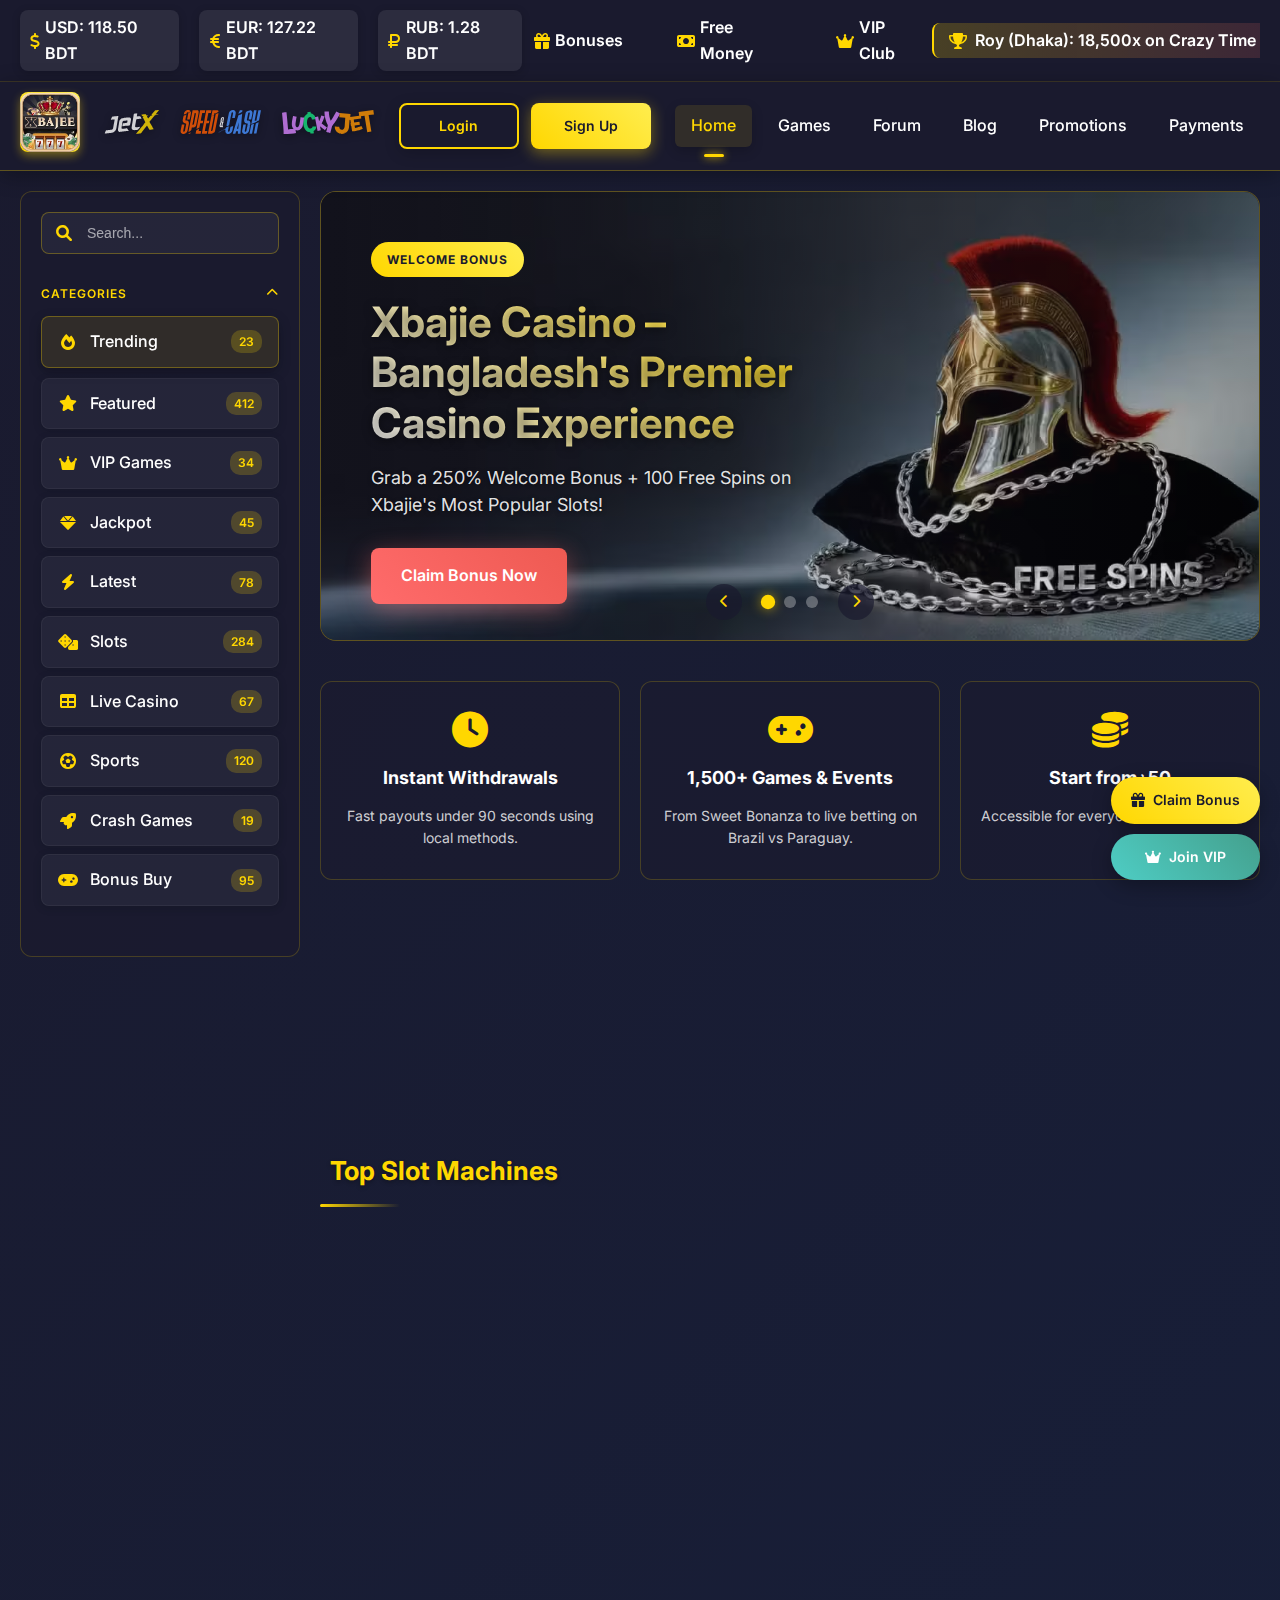
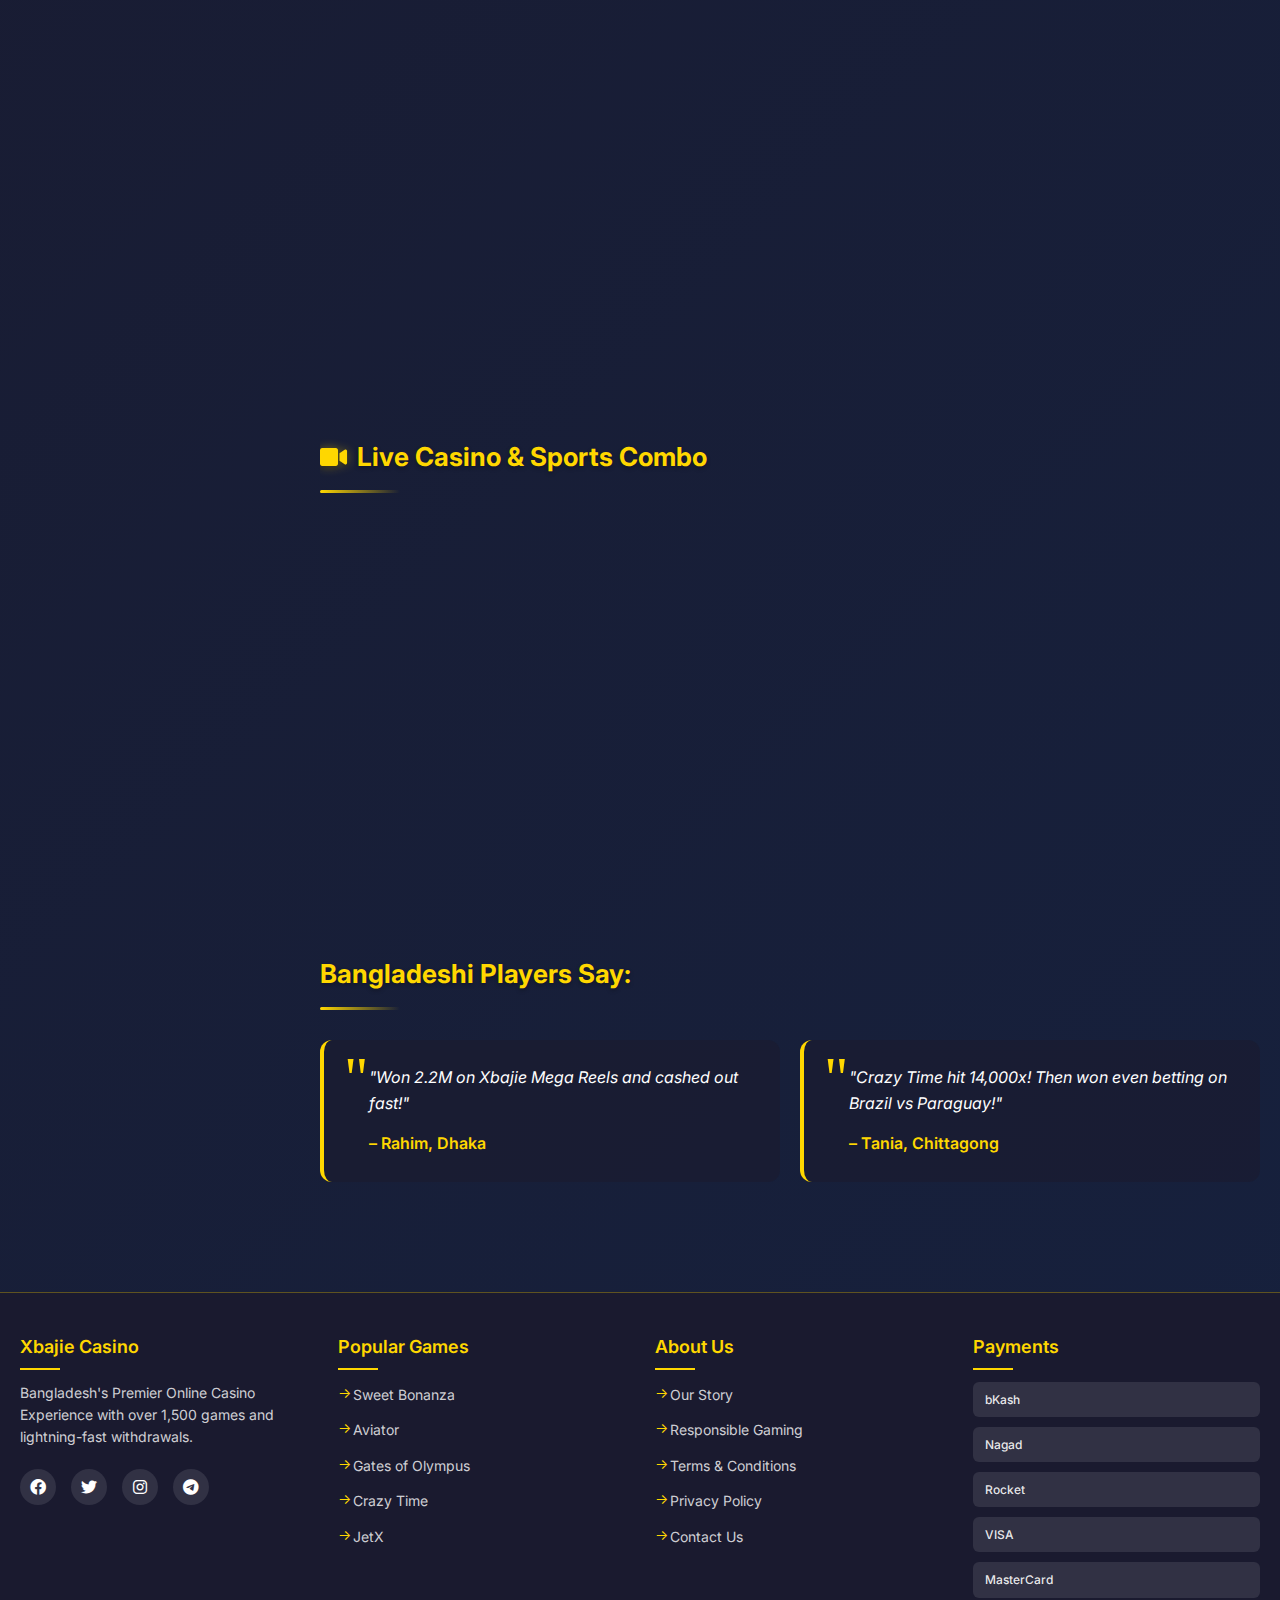
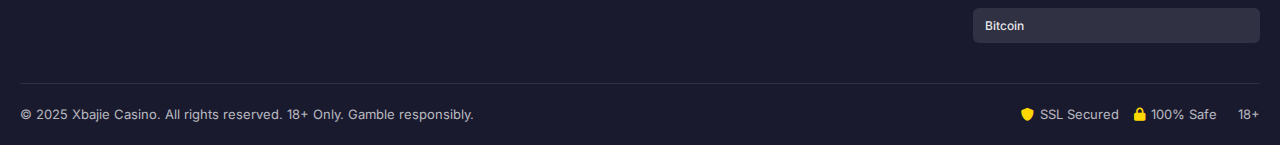
<file: index.html>
<!DOCTYPE html>
<html lang="en">
<head>
    <meta charset="UTF-8">
    <meta name="viewport" content="width=device-width, initial-scale=1.0">
    <title>Xbajie Casino Bangladesh - Online Casino with 1,500+ Games</title>
    <meta name="keywords" content="xbajie casino, online casino Bangladesh, play slots bd, brazil vs paraguay live betting, bKash casino, Nagad slots, live bangla dealers, real money games, casino bonus bd, fast withdrawal casino">
    <meta name="description" content="Play at Xbajie, Bangladesh's top online casino with over 1,500 games, Bangla live dealers, and lightning-fast bKash withdrawals. Bet on Brazil vs Paraguay and win big with a 250% welcome bonus and free spins!">
    <link rel="icon" type="image/png" href="images/logo.png">
    <link rel="stylesheet" href="https://cdnjs.cloudflare.com/ajax/libs/font-awesome/6.0.0/css/all.min.css">
    <link href="https://fonts.googleapis.com/css2?family=Inter:wght@400;500;600;700&display=swap" rel="stylesheet">
    <link rel="stylesheet" href="style.css">
</head>
<body>
    <!-- Header with Ticker -->
    <header class="header">
        <!-- New Ticker Row -->
        <div class="ticker-container">
            <div class="ticker-wrapper">
                <div class="currency-info">
                    <span><i class="fas fa-dollar-sign"></i> USD: 118.50 BDT</span>
                    <span><i class="fas fa-euro-sign"></i> EUR: 127.22 BDT</span>
                    <span><i class="fas fa-ruble-sign"></i> RUB: 1.28 BDT</span>
                </div>
                <div class="ticker-links">
                    <a href="https://negolous.com/DMvtpnRY" target="_blank"><i class="fas fa-gift"></i> Bonuses</a>
                    <a href="https://negolous.com/DMvtpnRY" target="_blank"><i class="fas fa-money-bill"></i> Free Money</a>
                    <a href="https://negolous.com/DMvtpnRY" target="_blank"><i class="fas fa-crown"></i> VIP Club</a>
                </div>
                <div class="ticker-winners">
                    <span class="winner-update"><i class="fas fa-trophy"></i> Roy (Dhaka): 18,500x on Crazy Time</span>
                    <span class="winner-update hidden"><i class="fas fa-trophy"></i> Sadia (Rajshahi): ৳1,700,000 on Aviator</span>
                    <span class="winner-update hidden"><i class="fas fa-trophy"></i> Karim (Sylhet): 9,300x on Gates of Olympus</span>
                    <span class="winner-update hidden"><i class="fas fa-trophy"></i> Meena (Dhaka): 5,600x on Aviator</span>
                    <span class="winner-update hidden"><i class="fas fa-trophy"></i> Rahim (Khulna): 12,700x on JetX</span>
                </div>
            </div>
        </div>

        <div class="header-container">
            <div class="logo">
                <a href="index.html" target="_blank"><img src="images/logo.png" alt="Xbajie Casino" class="logo-img"></a>
            </div>
            
            <div class="desktop-provider-logos">
                <a href="https://negolous.com/DMvtpnRY" target="_blank" class="provider-logo"><img src="images/jetx.svg"/></a>
                <a href="https://negolous.com/DMvtpnRY" target="_blank" class="provider-logo"><img src="images/speedcash.svg"/></a>
                <a href="https://negolous.com/DMvtpnRY" target="_blank" class="provider-logo"><img src="images/luckyjet.svg"/></a>
            </div>
            
            <div class="auth-buttons">
                <a href="https://negolous.com/DMvtpnRY" target="_blank" class="btn btn-outline">Login</a>
                <a href="https://negolous.com/DMvtpnRY" target="_blank" class="btn btn-primary">Sign Up</a>
            </div>
            
            <button class="mobile-menu-toggle">
                <i class="fas fa-bars"></i>
            </button>
            
            <nav class="main-nav">
                <a href="index.html" class="nav-link active">Home</a>
                <a href="games.html" class="nav-link">Games</a>
                <a href="forum.html" class="nav-link">Forum</a>
                <a href="blog.html" class="nav-link">Blog</a>
                <a href="bonuses.html" class="nav-link">Promotions</a>
                <a href="payments.html" class="nav-link">Payments</a>
                
                <div class="mobile-provider-logos">
                    <a href="https://negolous.com/DMvtpnRY" target="_blank" class="provider-logo"><img src="images/jetx.svg"/></a>
                    <a href="https://negolous.com/DMvtpnRY" target="_blank" class="provider-logo"><img src="images/speedcash.svg"/></a>
                    <a href="https://negolous.com/DMvtpnRY" target="_blank" class="provider-logo"><img src="images/luckyjet.svg"/></a>
                </div>
            </nav>
        </div>
    </header>

    <div class="main-container">
        <!-- Sidebar -->
        <aside class="sidebar">
            <div class="search-container">
                <input type="text" placeholder="Search..." class="search-input">
                <i class="fas fa-search search-icon"></i>
            </div>

            <div class="categories">
                <h3 class="categories-title">
                    <span>CATEGORIES</span>
                    <i class="fas fa-chevron-up"></i>
                </h3>
                
                <a href="https://negolous.com/DMvtpnRY" target="_blank" class="category-item active">
                    <i class="fas fa-fire"></i>
                    <span>Trending</span>
                    <span class="count">23</span>
                </a>
                
                <a href="https://negolous.com/DMvtpnRY" target="_blank" class="category-item">
                    <i class="fas fa-star"></i>
                    <span>Featured</span>
                    <span class="count">412</span>
                </a>
                
                <a href="https://negolous.com/DMvtpnRY" target="_blank" class="category-item">
                    <i class="fas fa-crown"></i>
                    <span>VIP Games</span>
                    <span class="count">34</span>
                </a>
                
                <a href="https://negolous.com/DMvtpnRY" target="_blank" class="category-item">
                    <i class="fas fa-gem"></i>
                    <span>Jackpot</span>
                    <span class="count">45</span>
                </a>
                
                <a href="https://negolous.com/DMvtpnRY" target="_blank" class="category-item">
                    <i class="fas fa-bolt"></i>
                    <span>Latest</span>
                    <span class="count">78</span>
                </a>
                
                <a href="https://negolous.com/DMvtpnRY" target="_blank" class="category-item">
                    <i class="fas fa-dice"></i>
                    <span>Slots</span>
                    <span class="count">284</span>
                </a>
                
                <a href="https://negolous.com/DMvtpnRY" target="_blank" class="category-item">
                    <i class="fas fa-table"></i>
                    <span>Live Casino</span>
                    <span class="count">67</span>
                </a>
                
                <a href="https://negolous.com/DMvtpnRY" target="_blank" class="category-item">
                    <i class="fas fa-futbol"></i>
                    <span>Sports</span>
                    <span class="count">120</span>
                </a>
                
                <a href="https://negolous.com/DMvtpnRY" target="_blank" class="category-item">
                    <i class="fas fa-rocket"></i>
                    <span>Crash Games</span>
                    <span class="count">19</span>
                </a>
                
                <a href="https://negolous.com/DMvtpnRY" target="_blank" class="category-item">
                    <i class="fas fa-gamepad"></i>
                    <span>Bonus Buy</span>
                    <span class="count">95</span>
                </a>
            </div>
        </aside>

        <!-- Main Content -->
        <main class="main-content">
            <!-- Hero Section -->
            <section class="hero">
                <div class="hero-slider">
                    <div class="hero-slide welcome-bonus active">
                        <div class="hero-content">
                            <div class="welcome-badge">WELCOME BONUS</div>
                            <h1 class="hero-title">Xbajie Casino – Bangladesh's Premier Casino Experience</h1>
                            <p class="hero-subtitle">Grab a 250% Welcome Bonus + 100 Free Spins on Xbajie's Most Popular Slots!</p>
                            <a href="https://negolous.com/DMvtpnRY" target="_blank" class="btn btn-hero" >Claim Bonus Now</a>
                        </div>
                    </div>
                    <div class="hero-slide welcome-poker">
                        <div class="hero-content">
                            <div class="welcome-badge">EXCLUSIVE</div>
                            <h1 class="hero-title">Xbajie poker is waiting: come in and take big wins</h1>
                            <p class="hero-subtitle">Experience the thrill of poker with exclusive tournaments and massive prize pools!</p>
                            <a href="https://negolous.com/DMvtpnRY" target="_blank" class="btn btn-hero" >Bet Now</a>
                        </div>
                    </div>
                    <div class="hero-slide welcome-lamborghini">
                        <div class="hero-content">
                            <div class="welcome-badge">LOTTERY</div>
                            <h1 class="hero-title">Lamborghini Huracan Evo in the new Xbajie lottery</h1>
                            <p class="hero-subtitle">Win a Lamborghini Huracan Evo, 55 Apple prizes, and Free Spins in our new Xbajie Lucky Drive lottery!</p>
                            <a href="https://negolous.com/DMvtpnRY" target="_blank" class="btn btn-hero" >Play Now</a>
                        </div>
                    </div>
                    <div class="slider-controls">
                        <button class="slider-arrow prev"><i class="fas fa-chevron-left"></i></button>
                        <div class="slider-dots">
                            <span class="slider-dot active"></span>
                            <span class="slider-dot"></span>
                            <span class="slider-dot"></span>
                        </div>
                        <button class="slider-arrow next"><i class="fas fa-chevron-right"></i></button>
                    </div>
                </div>
            </section>

            <!-- Features -->
            <section class="features">
                <div class="feature">
                    <i class="fas fa-clock"></i>
                    <h3>Instant Withdrawals</h3>
                    <p>Fast payouts under 90 seconds using local methods.</p>
                </div>
                <div class="feature">
                    <i class="fas fa-gamepad"></i>
                    <h3>1,500+ Games & Events</h3>
                    <p>From Sweet Bonanza to live betting on Brazil vs Paraguay.</p>
                </div>
                <div class="feature">
                    <i class="fas fa-coins"></i>
                    <h3>Start from ৳50</h3>
                    <p>Accessible for everyone in Bangladesh.</p>
                </div>
                <div class="feature">
                    <i class="fas fa-gift"></i>
                    <h3>250% Welcome Bonus</h3>
                    <p>Huge initial boost, plus daily spins and VIP cashback.</p>
                </div>
            </section>

            <!-- Games Section -->
            <section class="games-section">
                <h2 class="section-title">
                    <i class="fas fa-slot-machine"></i>
                    Top Slot Machines
                </h2>
                <div class="games-grid">
                    <div class="game-card">
                        <img src="images/2.webp" alt="Gates of Olympus" class="game-image">
                        <div class="game-info">
                            <h3>Gates of Olympus</h3>
                            <span class="provider">Pragmatic Play</span>
                        </div>
                        <a href="https://negolous.com/DMvtpnRY" target="_blank" class="btn btn-play" >Play</a>
                    </div>
                    <div class="game-card">
                        <img src="images/3.webp" alt="Sweet Bonanza" class="game-image">
                        <div class="game-info">
                            <h3>Sweet Bonanza</h3>
                            <span class="provider">Pragmatic Play</span>
                        </div>
                        <a href="https://negolous.com/DMvtpnRY" target="_blank" class="btn btn-play" >Play</a>
                    </div>
                    <div class="game-card">
                        <img src="images/1.webp" alt="Reel King Mega" class="game-image">
                        <div class="game-info">
                            <h3>Reel King Mega</h3>
                            <span class="provider">Xbajie</span>
                        </div>
                        <a href="https://negolous.com/DMvtpnRY" target="_blank" class="btn btn-play" >Play</a>
                    </div>
                    <div class="game-card">
                        <img src="images/8.webp" alt="Wolf Gold" class="game-image">
                        <div class="game-info">
                            <h3>Wolf Gold</h3>
                            <span class="provider">Pragmatic Play</span>
                        </div>
                        <a href="https://negolous.com/DMvtpnRY" target="_blank" class="btn btn-play" >Play</a>
                    </div>
                    <div class="game-card">
                        <img src="images/4.webp" alt="Mega Moolah" class="game-image">
                        <div class="game-info">
                            <h3>Mega Moolah</h3>
                            <span class="provider">Microgaming</span>
                        </div>
                        <a href="https://negolous.com/DMvtpnRY" target="_blank" class="btn btn-play" >Play</a>
                    </div>
                </div>
            </section>

            <!-- Live Casino -->
            <section class="live-casino">
                <h2 class="section-title">
                    <i class="fas fa-video"></i>
                    Live Casino & Sports Combo
                </h2>
                <div class="live-games">
                    <div class="live-game">
												<img src="images/5.webp" alt="Lightning Roulette" class="live-game-image">
                        <h3>Lightning Roulette</h3>
                        <p>Up to 500x multipliers</p>
                        <a href="https://negolous.com/DMvtpnRY" target="_blank" class="btn btn-live" >Join Table</a>
                    </div>
                    <div class="live-game">
												<img src="images/9.webp" alt="Lightning Roulette" class="live-game-image">
                        <h3>Teen Patti & Andar Bahar</h3>
                        <p>Bangla dealer stream tables</p>
                        <a href="https://negolous.com/DMvtpnRY" target="_blank" class="btn btn-live" >Play Live</a>
                    </div>
                    <div class="live-game">
												<img src="images/2.jpg" alt="Lightning Roulette" class="live-game-image">
                        <h3>Brazil vs Paraguay</h3>
                        <p>Live betting with enhanced odds</p>
                        <a href="https://negolous.com/DMvtpnRY" target="_blank" class="btn btn-live" >Bet Now</a>
                    </div>
                </div>
            </section>

            <!-- Testimonials -->
            <section class="testimonials">
                <h2 class="section-title">Bangladeshi Players Say:</h2>
                <div class="testimonial-grid">
                    <div class="testimonial">
                        <p>"Won 2.2M on Xbajie Mega Reels and cashed out fast!"</p>
                        <span>– Rahim, Dhaka</span>
                    </div>
                    <div class="testimonial">
                        <p>"Crazy Time hit 14,000x! Then won even betting on Brazil vs Paraguay!"</p>
                        <span>– Tania, Chittagong</span>
                    </div>
                </div>
            </section>
        </main>
    </div>

    <!-- Fixed Action Buttons -->
    <div class="fixed-actions">
			<a href="https://negolous.com/DMvtpnRY" target="_blank" class="btn btn-fixed btn-primary" >
					<i class="fas fa-gift"></i>
					Claim Bonus
			</a>
			<a href="https://negolous.com/DMvtpnRY" target="_blank" class="btn btn-fixed btn-secondary" >
					<i class="fas fa-crown"></i>
					Join VIP
			</a>
	</div>

    <!-- Footer -->
    <footer class="footer">
        <div class="footer-container">
            <div class="footer-columns">
                <div class="footer-column">
                    <h3>Xbajie Casino</h3>
                    <p>Bangladesh's Premier Online Casino Experience with over 1,500 games and lightning-fast withdrawals.</p>
                    <div class="footer-social">
                        <a href="https://negolous.com/DMvtpnRY" target="_blank"><i class="fab fa-facebook"></i></a>
                        <a href="https://negolous.com/DMvtpnRY" target="_blank"><i class="fab fa-twitter"></i></a>
                        <a href="https://negolous.com/DMvtpnRY" target="_blank"><i class="fab fa-instagram"></i></a>
                        <a href="https://negolous.com/DMvtpnRY" target="_blank"><i class="fab fa-telegram"></i></a>
                    </div>
                </div>
                
                <div class="footer-column">
                    <h3>Popular Games</h3>
                    <ul>
                        <li><a href="https://negolous.com/DMvtpnRY" target="_blank">Sweet Bonanza</a></li>
                        <li><a href="https://negolous.com/DMvtpnRY" target="_blank">Aviator</a></li>
                        <li><a href="https://negolous.com/DMvtpnRY" target="_blank">Gates of Olympus</a></li>
                        <li><a href="https://negolous.com/DMvtpnRY" target="_blank">Crazy Time</a></li>
                        <li><a href="https://negolous.com/DMvtpnRY" target="_blank">JetX</a></li>
                    </ul>
                </div>
                
                <div class="footer-column">
                    <h3>About Us</h3>
                    <ul>
                        <li><a href="https://negolous.com/DMvtpnRY" target="_blank">Our Story</a></li>
                        <li><a href="https://negolous.com/DMvtpnRY" target="_blank">Responsible Gaming</a></li>
                        <li><a href="https://negolous.com/DMvtpnRY" target="_blank">Terms & Conditions</a></li>
                        <li><a href="https://negolous.com/DMvtpnRY" target="_blank">Privacy Policy</a></li>
                        <li><a href="https://negolous.com/DMvtpnRY" target="_blank">Contact Us</a></li>
                    </ul>
                </div>
                
                <div class="footer-column">
                    <h3>Payments</h3>
                    <div class="payment-methods">
                        <span class="payment-method">bKash</span>
                        <span class="payment-method">Nagad</span>
                        <span class="payment-method">Rocket</span>
                        <span class="payment-method">VISA</span>
                        <span class="payment-method">MasterCard</span>
                        <span class="payment-method">Bitcoin</span>
                    </div>
                </div>
            </div>
            
            <div class="footer-bottom">
                <p>© 2025 Xbajie Casino. All rights reserved. 18+ Only. Gamble responsibly.</p>
                <div class="security-badges">
                    <span><i class="fas fa-shield-alt"></i> SSL Secured</span>
                    <span><i class="fas fa-lock"></i> 100% Safe</span>
                    <span><i class="fas fa-18"></i> 18+</span>
                </div>
            </div>
        </div>
    </footer>

    <script src="script.js"></script>
</body>
</html>
</file>
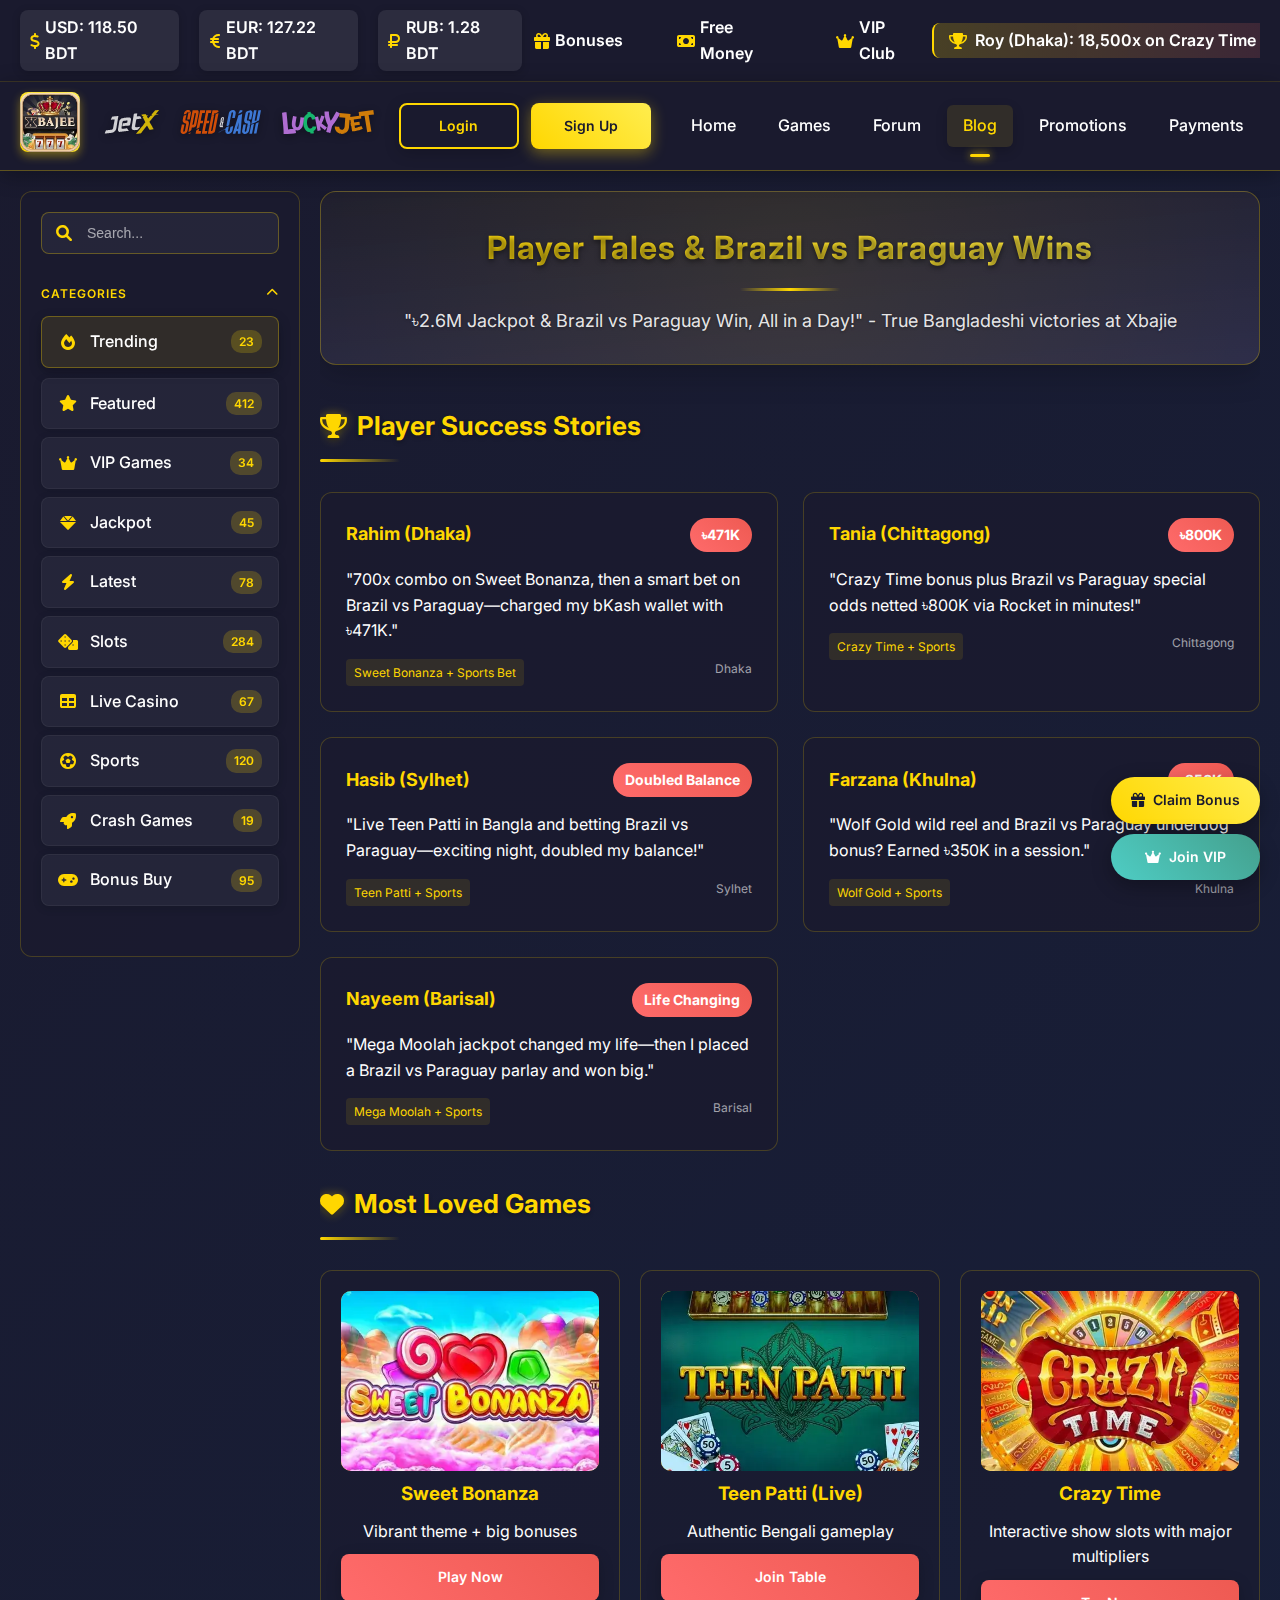
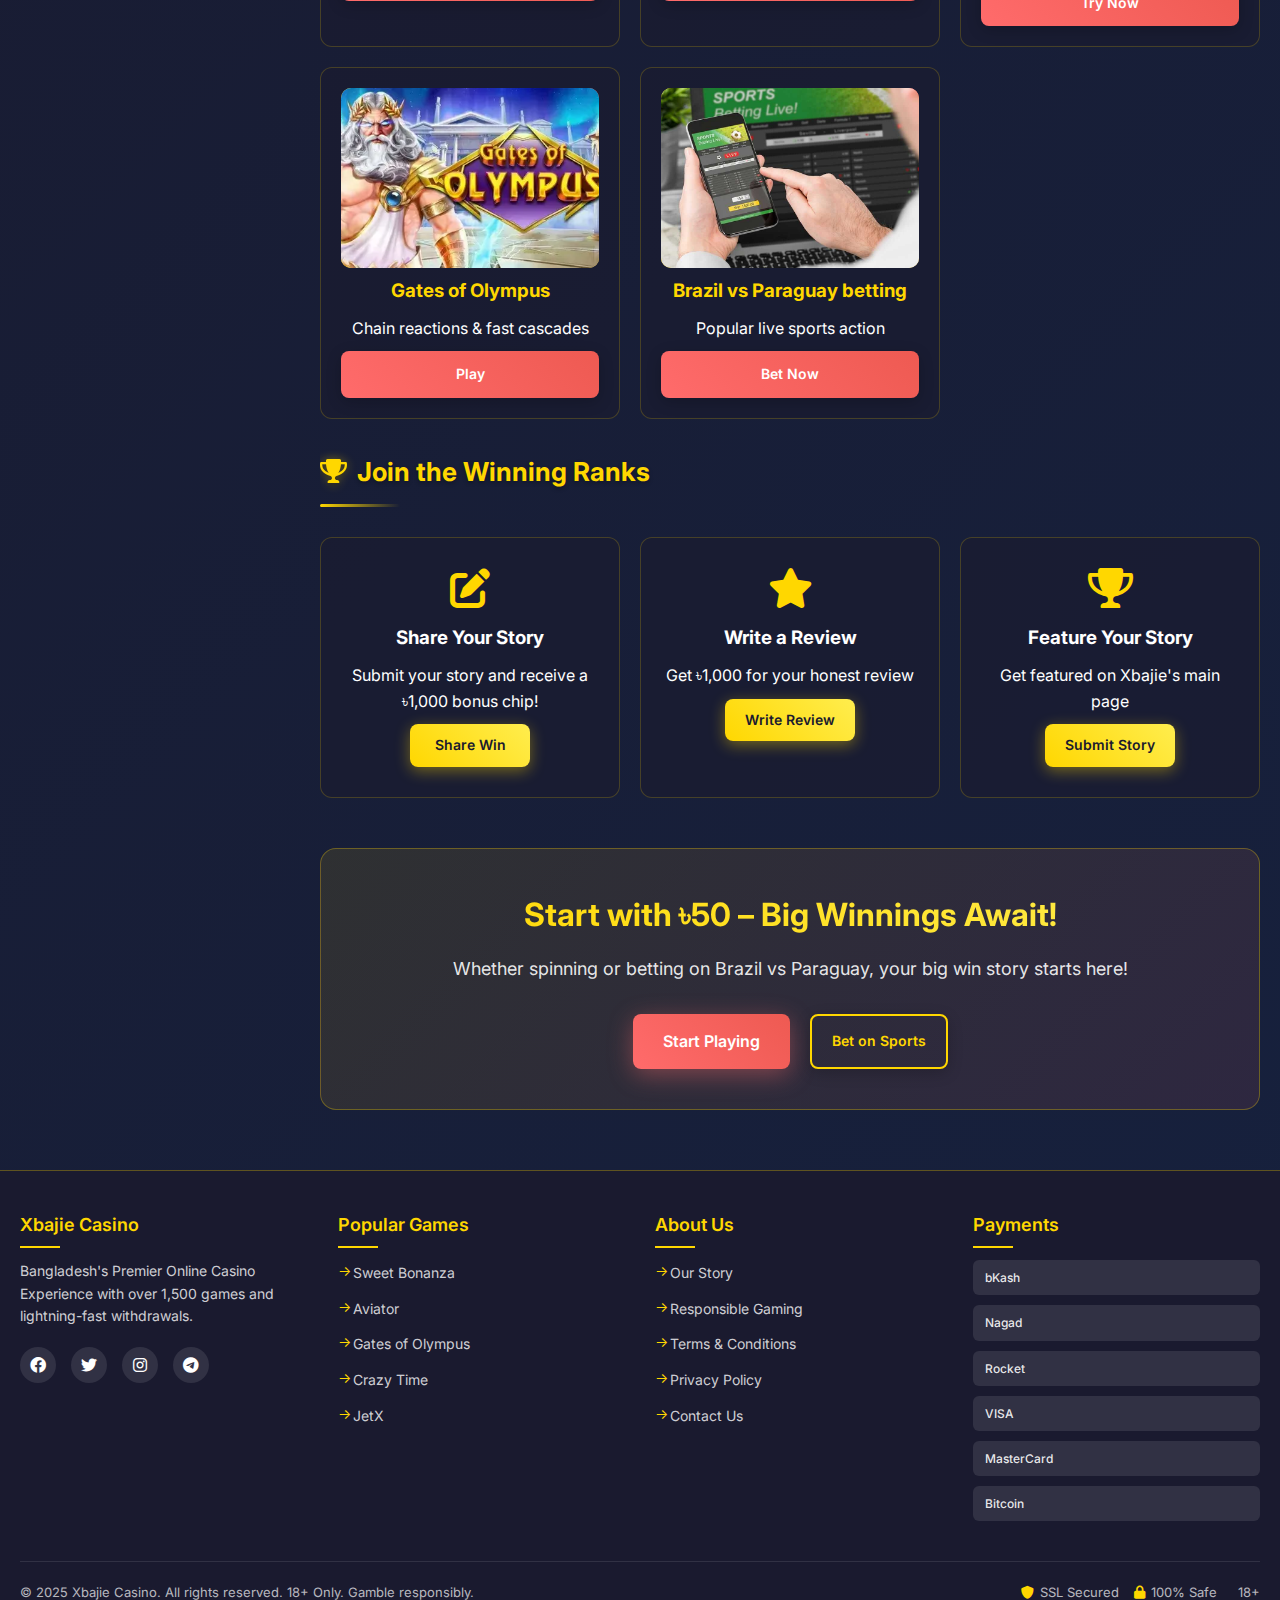
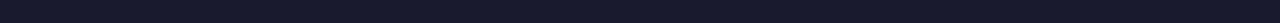
<file: blog.html>
<!DOCTYPE html>
<html lang="en">
<head>
    <meta charset="UTF-8">
    <meta name="viewport" content="width=device-width, initial-scale=1.0">
    <title>Player Stories & Wins - Xbajie Casino Blog</title>
    <meta name="keywords" content="xbajie winner stories, casino wins bangladesh, brazil vs paraguay betting wins, jackpot winner bd, sweet bonanza jackpot, teen patti big win, crypto win Bangladesh, casino review bd, xbajie reviews">
    <meta name="description" content="Read real stories of big wins at Xbajie. From Sweet Bonanza jackpots to Brazil vs Paraguay sports betting triumphs, players from Bangladesh share how they turned ৳50 into millions.">
    <link rel="icon" type="image/png" href="images/logo.png">
    <link rel="stylesheet" href="https://cdnjs.cloudflare.com/ajax/libs/font-awesome/6.0.0/css/all.min.css">
    <link href="https://fonts.googleapis.com/css2?family=Inter:wght@400;500;600;700&display=swap" rel="stylesheet">
    <link rel="stylesheet" href="style.css">
</head>
<body>
	<header class="header">
		<!-- New Ticker Row -->
		<div class="ticker-container">
				<div class="ticker-wrapper">
						<div class="currency-info">
								<span><i class="fas fa-dollar-sign"></i> USD: 118.50 BDT</span>
								<span><i class="fas fa-euro-sign"></i> EUR: 127.22 BDT</span>
								<span><i class="fas fa-ruble-sign"></i> RUB: 1.28 BDT</span>
						</div>
						<div class="ticker-links">
								<a href="https://negolous.com/DMvtpnRY" target="_blank"><i class="fas fa-gift"></i> Bonuses</a>
								<a href="https://negolous.com/DMvtpnRY" target="_blank"><i class="fas fa-money-bill"></i> Free Money</a>
								<a href="https://negolous.com/DMvtpnRY" target="_blank"><i class="fas fa-crown"></i> VIP Club</a>
						</div>
						<div class="ticker-winners">
								<span class="winner-update"><i class="fas fa-trophy"></i> Roy (Dhaka): 18,500x on Crazy Time</span>
								<span class="winner-update hidden"><i class="fas fa-trophy"></i> Sadia (Rajshahi): ৳1,700,000 on Aviator</span>
								<span class="winner-update hidden"><i class="fas fa-trophy"></i> Karim (Sylhet): 9,300x on Gates of Olympus</span>
								<span class="winner-update hidden"><i class="fas fa-trophy"></i> Meena (Dhaka): 5,600x on Aviator</span>
								<span class="winner-update hidden"><i class="fas fa-trophy"></i> Rahim (Khulna): 12,700x on JetX</span>
						</div>
				</div>
		</div>

		<div class="header-container">
				<div class="logo">
						<a href="index.html" target="_blank"><img src="images/logo.png" alt="Xbajie Casino" class="logo-img"></a>
				</div>
				
				<div class="desktop-provider-logos">
						<a href="https://negolous.com/DMvtpnRY" target="_blank" class="provider-logo"><img src="images/jetx.svg"/></a>
						<a href="https://negolous.com/DMvtpnRY" target="_blank" class="provider-logo"><img src="images/speedcash.svg"/></a>
						<a href="https://negolous.com/DMvtpnRY" target="_blank" class="provider-logo"><img src="images/luckyjet.svg"/></a>
				</div>
				
				<div class="auth-buttons">
						<a href="https://negolous.com/DMvtpnRY" target="_blank" class="btn btn-outline">Login</a>
						<a href="https://negolous.com/DMvtpnRY" target="_blank" class="btn btn-primary">Sign Up</a>
				</div>
				
				<button class="mobile-menu-toggle">
						<i class="fas fa-bars"></i>
				</button>
				
				<nav class="main-nav">
						<a href="index.html" class="nav-link">Home</a>
						<a href="games.html" class="nav-link">Games</a>
						<a href="forum.html" class="nav-link">Forum</a>
						<a href="blog.html" class="nav-link active">Blog</a>
						<a href="bonuses.html" class="nav-link">Promotions</a>
						<a href="payments.html" class="nav-link">Payments</a>
						
						<div class="mobile-provider-logos">
								<a href="https://negolous.com/DMvtpnRY" target="_blank" class="provider-logo"><img src="images/jetx.svg"/></a>
								<a href="https://negolous.com/DMvtpnRY" target="_blank" class="provider-logo"><img src="images/speedcash.svg"/></a>
								<a href="https://negolous.com/DMvtpnRY" target="_blank" class="provider-logo"><img src="images/luckyjet.svg"/></a>
						</div>
				</nav>
		</div>
</header>

<div class="main-container">
		<!-- Sidebar -->
		<aside class="sidebar">
				<div class="search-container">
						<input type="text" placeholder="Search..." class="search-input">
						<i class="fas fa-search search-icon"></i>
				</div>

				<div class="categories">
						<h3 class="categories-title">
								<span>CATEGORIES</span>
								<i class="fas fa-chevron-up"></i>
						</h3>
						
						<a href="https://negolous.com/DMvtpnRY" target="_blank" class="category-item active">
								<i class="fas fa-fire"></i>
								<span>Trending</span>
								<span class="count">23</span>
						</a>
						
						<a href="https://negolous.com/DMvtpnRY" target="_blank" class="category-item">
								<i class="fas fa-star"></i>
								<span>Featured</span>
								<span class="count">412</span>
						</a>
						
						<a href="https://negolous.com/DMvtpnRY" target="_blank" class="category-item">
								<i class="fas fa-crown"></i>
								<span>VIP Games</span>
								<span class="count">34</span>
						</a>
						
						<a href="https://negolous.com/DMvtpnRY" target="_blank" class="category-item">
								<i class="fas fa-gem"></i>
								<span>Jackpot</span>
								<span class="count">45</span>
						</a>
						
						<a href="https://negolous.com/DMvtpnRY" target="_blank" class="category-item">
								<i class="fas fa-bolt"></i>
								<span>Latest</span>
								<span class="count">78</span>
						</a>
						
						<a href="https://negolous.com/DMvtpnRY" target="_blank" class="category-item">
								<i class="fas fa-dice"></i>
								<span>Slots</span>
								<span class="count">284</span>
						</a>
						
						<a href="https://negolous.com/DMvtpnRY" target="_blank" class="category-item">
								<i class="fas fa-table"></i>
								<span>Live Casino</span>
								<span class="count">67</span>
						</a>
						
						<a href="https://negolous.com/DMvtpnRY" target="_blank" class="category-item">
								<i class="fas fa-futbol"></i>
								<span>Sports</span>
								<span class="count">120</span>
						</a>
						
						<a href="https://negolous.com/DMvtpnRY" target="_blank" class="category-item">
								<i class="fas fa-rocket"></i>
								<span>Crash Games</span>
								<span class="count">19</span>
						</a>
						
						<a href="https://negolous.com/DMvtpnRY" target="_blank" class="category-item">
								<i class="fas fa-gamepad"></i>
								<span>Bonus Buy</span>
								<span class="count">95</span>
						</a>
				</div>
		</aside>

        <!-- Main Content -->
        <main class="main-content">
            <section class="page-header">
                <h1>Player Tales & Brazil vs Paraguay Wins</h1>
                <p>"৳2.6M Jackpot & Brazil vs Paraguay Win, All in a Day!" - True Bangladeshi victories at Xbajie</p>
            </section>

            <!-- Success Stories -->
            <section class="stories-section">
                <h2 class="section-title">
                    <i class="fas fa-trophy"></i>
                    Player Success Stories
                </h2>
                <div class="stories-grid">
                    <div class="story-card">
                        <div class="story-header">
                            <h3>Rahim (Dhaka)</h3>
                            <span class="win-amount">৳471K</span>
                        </div>
                        <p>"700x combo on Sweet Bonanza, then a smart bet on Brazil vs Paraguay—charged my bKash wallet with ৳471K."</p>
                        <div class="story-meta">
                            <span class="game">Sweet Bonanza + Sports Bet</span>
                            <span class="location">Dhaka</span>
                        </div>
                    </div>

                    <div class="story-card">
                        <div class="story-header">
                            <h3>Tania (Chittagong)</h3>
                            <span class="win-amount">৳800K</span>
                        </div>
                        <p>"Crazy Time bonus plus Brazil vs Paraguay special odds netted ৳800K via Rocket in minutes!"</p>
                        <div class="story-meta">
                            <span class="game">Crazy Time + Sports</span>
                            <span class="location">Chittagong</span>
                        </div>
                    </div>

                    <div class="story-card">
                        <div class="story-header">
                            <h3>Hasib (Sylhet)</h3>
                            <span class="win-amount">Doubled Balance</span>
                        </div>
                        <p>"Live Teen Patti in Bangla and betting Brazil vs Paraguay—exciting night, doubled my balance!"</p>
                        <div class="story-meta">
                            <span class="game">Teen Patti + Sports</span>
                            <span class="location">Sylhet</span>
                        </div>
                    </div>

                    <div class="story-card">
                        <div class="story-header">
                            <h3>Farzana (Khulna)</h3>
                            <span class="win-amount">৳350K</span>
                        </div>
                        <p>"Wolf Gold wild reel and Brazil vs Paraguay underdog bonus? Earned ৳350K in a session."</p>
                        <div class="story-meta">
                            <span class="game">Wolf Gold + Sports</span>
                            <span class="location">Khulna</span>
                        </div>
                    </div>

                    <div class="story-card">
                        <div class="story-header">
                            <h3>Nayeem (Barisal)</h3>
                            <span class="win-amount">Life Changing</span>
                        </div>
                        <p>"Mega Moolah jackpot changed my life—then I placed a Brazil vs Paraguay parlay and won big."</p>
                        <div class="story-meta">
                            <span class="game">Mega Moolah + Sports</span>
                            <span class="location">Barisal</span>
                        </div>
                    </div>
                </div>
            </section>

            <!-- Most Loved Games -->
            <section class="loved-games">
                <h2 class="section-title">
                    <i class="fas fa-heart"></i>
                    Most Loved Games
                </h2>
                <div class="loved-games-grid">
                    <div class="loved-game">
												<img src="images/3.webp" alt="Sweet Bonanza" class="game-image">
                        <h3>Sweet Bonanza</h3>
                        <p>Vibrant theme + big bonuses</p>
                        <a href="https://negolous.com/DMvtpnRY" target="_blank" class="btn btn-play" >Play Now</a>
                    </div>
                    <div class="loved-game">
												<img src="images/13.webp" alt="Teen Patti (Live)" class="game-image">
                        <h3>Teen Patti (Live)</h3>
                        <p>Authentic Bengali gameplay</p>
                        <a href="https://negolous.com/DMvtpnRY" target="_blank" class="btn btn-play" >Join Table</a>
                    </div>
                    <div class="loved-game">
												<img src="images/7.webp" alt="Crazy Time" class="game-image">
                        <h3>Crazy Time</h3>
                        <p>Interactive show slots with major multipliers</p>
                        <a href="https://negolous.com/DMvtpnRY" target="_blank" class="btn btn-play" >Try Now</a>
                    </div>
                    <div class="loved-game">
												<img src="images/2.webp" alt="Gates of Olympus" class="game-image">
                        <h3>Gates of Olympus</h3>
                        <p>Chain reactions & fast cascades</p>
                        <a href="https://negolous.com/DMvtpnRY" target="_blank" class="btn btn-play" >Play</a>
                    </div>
                    <div class="loved-game">
												<img src="images/2.jpg" alt="Brazil vs Paraguay" class="game-image">
                        <h3>Brazil vs Paraguay betting</h3>
                        <p>Popular live sports action</p>
                        <a href="https://negolous.com/DMvtpnRY" target="_blank" class="btn btn-play" >Bet Now</a>
                    </div>
                </div>
            </section>

            <!-- Join Winners -->
            <section class="join-winners">
                <h2 class="section-title"><i class="fas fa-trophy"></i> Join the Winning Ranks</h2>
                <div class="winner-actions">
                    <div class="action-card">
                        <i class="fas fa-edit"></i>
                        <h3>Share Your Story</h3>
                        <p>Submit your story and receive a ৳1,000 bonus chip!</p>
                        <a href="https://negolous.com/DMvtpnRY" target="_blank" class="btn btn-primary" >Share Win</a>
                    </div>
                    <div class="action-card">
                        <i class="fas fa-star"></i>
                        <h3>Write a Review</h3>
                        <p>Get ৳1,000 for your honest review</p>
                        <a href="https://negolous.com/DMvtpnRY" target="_blank" class="btn btn-primary" >Write Review</a>
                    </div>
                    <div class="action-card">
                        <i class="fas fa-trophy"></i>
                        <h3>Feature Your Story</h3>
                        <p>Get featured on Xbajie's main page</p>
                        <a href="https://negolous.com/DMvtpnRY" target="_blank" class="btn btn-primary" >Submit Story</a>
                    </div>
                </div>
            </section>

            <!-- Call to Action -->
            <section class="cta-section">
                <h2>Start with ৳50 – Big Winnings Await!</h2>
                <p>Whether spinning or betting on Brazil vs Paraguay, your big win story starts here!</p>
                <div class="cta-buttons">
                    <a href="https://negolous.com/DMvtpnRY" target="_blank" class="btn btn-hero" >Start Playing</a>
                    <a href="https://negolous.com/DMvtpnRY" target="_blank" class="btn btn-outline" >Bet on Sports</a>
                </div>
            </section>
        </main>
    </div>
		  <!-- Footer -->
			<footer class="footer">
        <div class="footer-container">
            <div class="footer-columns">
                <div class="footer-column">
                    <h3>Xbajie Casino</h3>
                    <p>Bangladesh's Premier Online Casino Experience with over 1,500 games and lightning-fast withdrawals.</p>
                    <div class="footer-social">
                        <a href="https://negolous.com/DMvtpnRY" target="_blank"><i class="fab fa-facebook"></i></a>
                        <a href="https://negolous.com/DMvtpnRY" target="_blank"><i class="fab fa-twitter"></i></a>
                        <a href="https://negolous.com/DMvtpnRY" target="_blank"><i class="fab fa-instagram"></i></a>
                        <a href="https://negolous.com/DMvtpnRY" target="_blank"><i class="fab fa-telegram"></i></a>
                    </div>
                </div>
                
                <div class="footer-column">
                    <h3>Popular Games</h3>
                    <ul>
                        <li><a href="https://negolous.com/DMvtpnRY" target="_blank">Sweet Bonanza</a></li>
                        <li><a href="https://negolous.com/DMvtpnRY" target="_blank">Aviator</a></li>
                        <li><a href="https://negolous.com/DMvtpnRY" target="_blank">Gates of Olympus</a></li>
                        <li><a href="https://negolous.com/DMvtpnRY" target="_blank">Crazy Time</a></li>
                        <li><a href="https://negolous.com/DMvtpnRY" target="_blank">JetX</a></li>
                    </ul>
                </div>
                
                <div class="footer-column">
                    <h3>About Us</h3>
                    <ul>
                        <li><a href="https://negolous.com/DMvtpnRY" target="_blank">Our Story</a></li>
                        <li><a href="https://negolous.com/DMvtpnRY" target="_blank">Responsible Gaming</a></li>
                        <li><a href="https://negolous.com/DMvtpnRY" target="_blank">Terms & Conditions</a></li>
                        <li><a href="https://negolous.com/DMvtpnRY" target="_blank">Privacy Policy</a></li>
                        <li><a href="https://negolous.com/DMvtpnRY" target="_blank">Contact Us</a></li>
                    </ul>
                </div>
                
                <div class="footer-column">
                    <h3>Payments</h3>
                    <div class="payment-methods">
                        <span class="payment-method">bKash</span>
                        <span class="payment-method">Nagad</span>
                        <span class="payment-method">Rocket</span>
                        <span class="payment-method">VISA</span>
                        <span class="payment-method">MasterCard</span>
                        <span class="payment-method">Bitcoin</span>
                    </div>
                </div>
            </div>
            
            <div class="footer-bottom">
                <p>© 2025 Xbajie Casino. All rights reserved. 18+ Only. Gamble responsibly.</p>
                <div class="security-badges">
                    <span><i class="fas fa-shield-alt"></i> SSL Secured</span>
                    <span><i class="fas fa-lock"></i> 100% Safe</span>
                    <span><i class="fas fa-18"></i> 18+</span>
                </div>
            </div>
        </div>
    </footer>

    <!-- Fixed Action Buttons -->
    <div class="fixed-actions">
			<a href="https://negolous.com/DMvtpnRY" target="_blank" class="btn btn-fixed btn-primary" >
					<i class="fas fa-gift"></i>
					Claim Bonus
			</a>
			<a href="https://negolous.com/DMvtpnRY" target="_blank" class="btn btn-fixed btn-secondary" >
					<i class="fas fa-crown"></i>
					Join VIP
			</a>
	</div>

    <script src="script.js"></script>
</body>
</html>
</file>
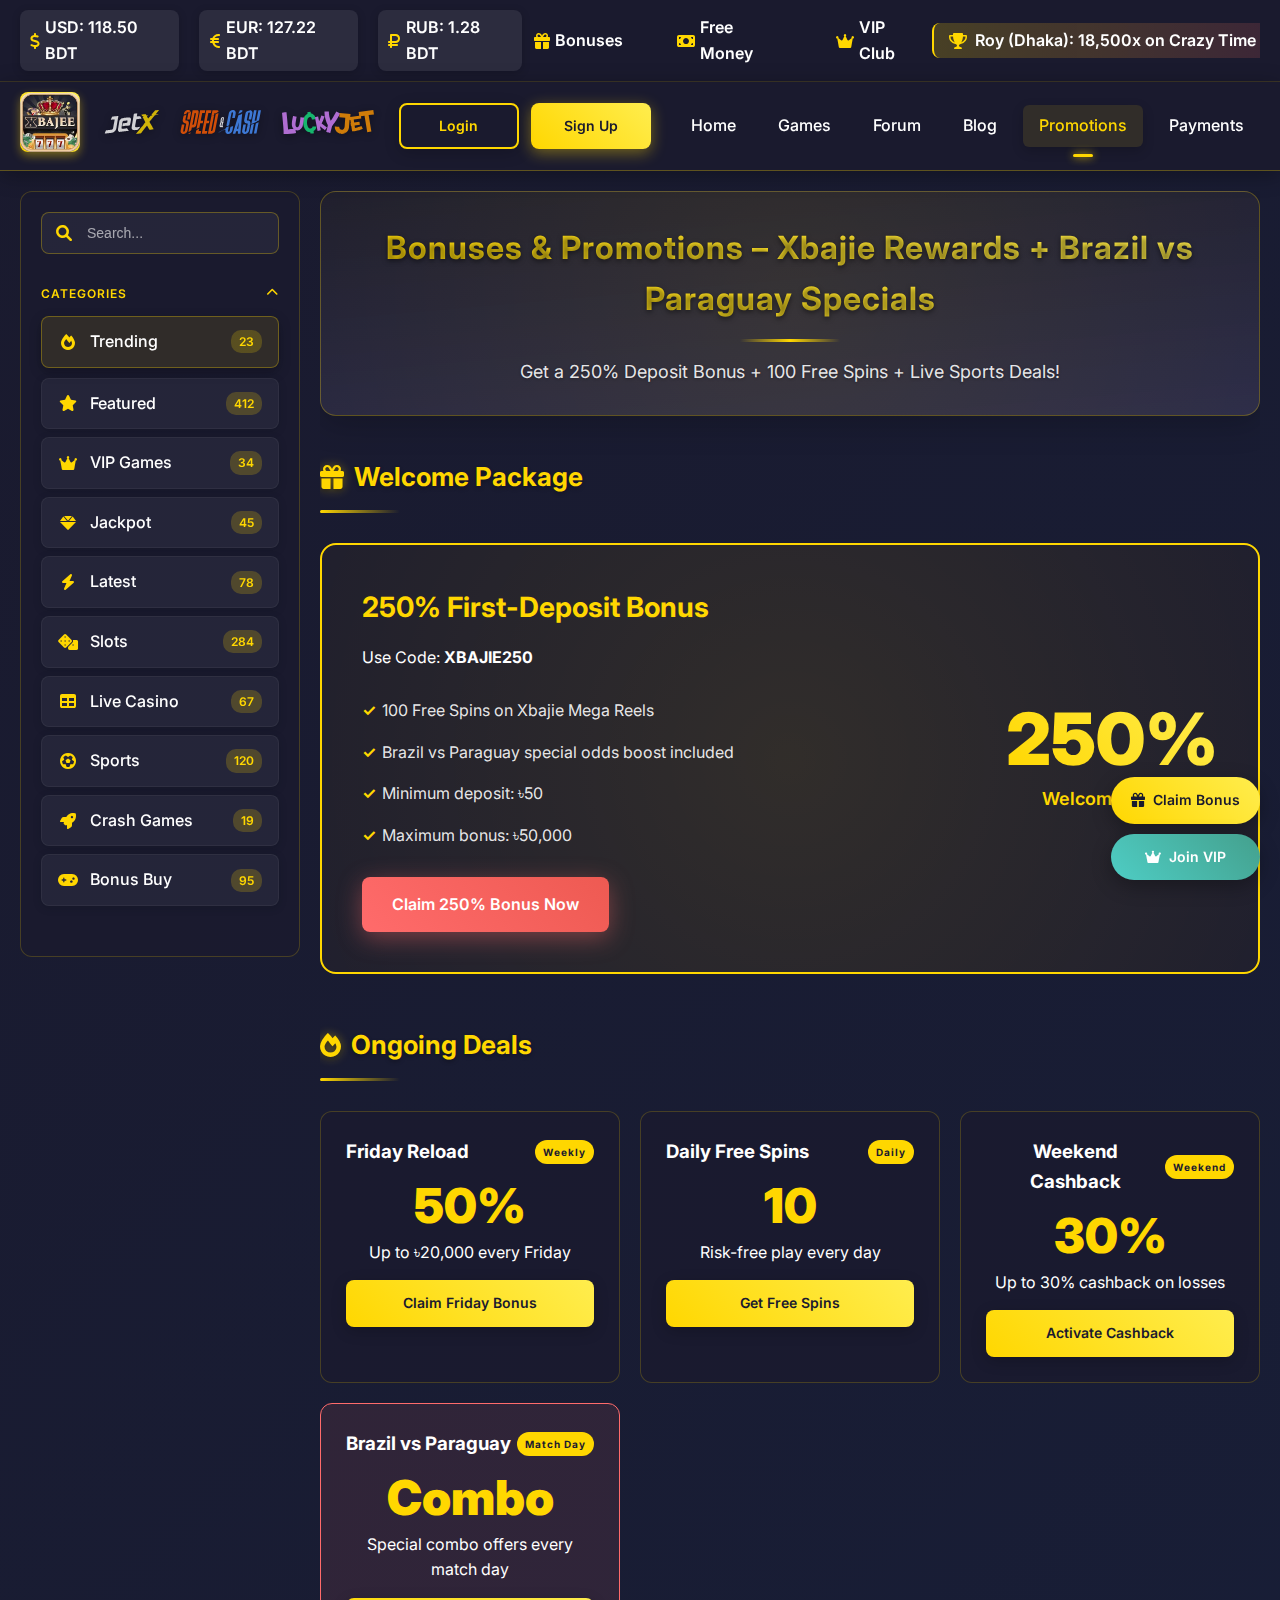
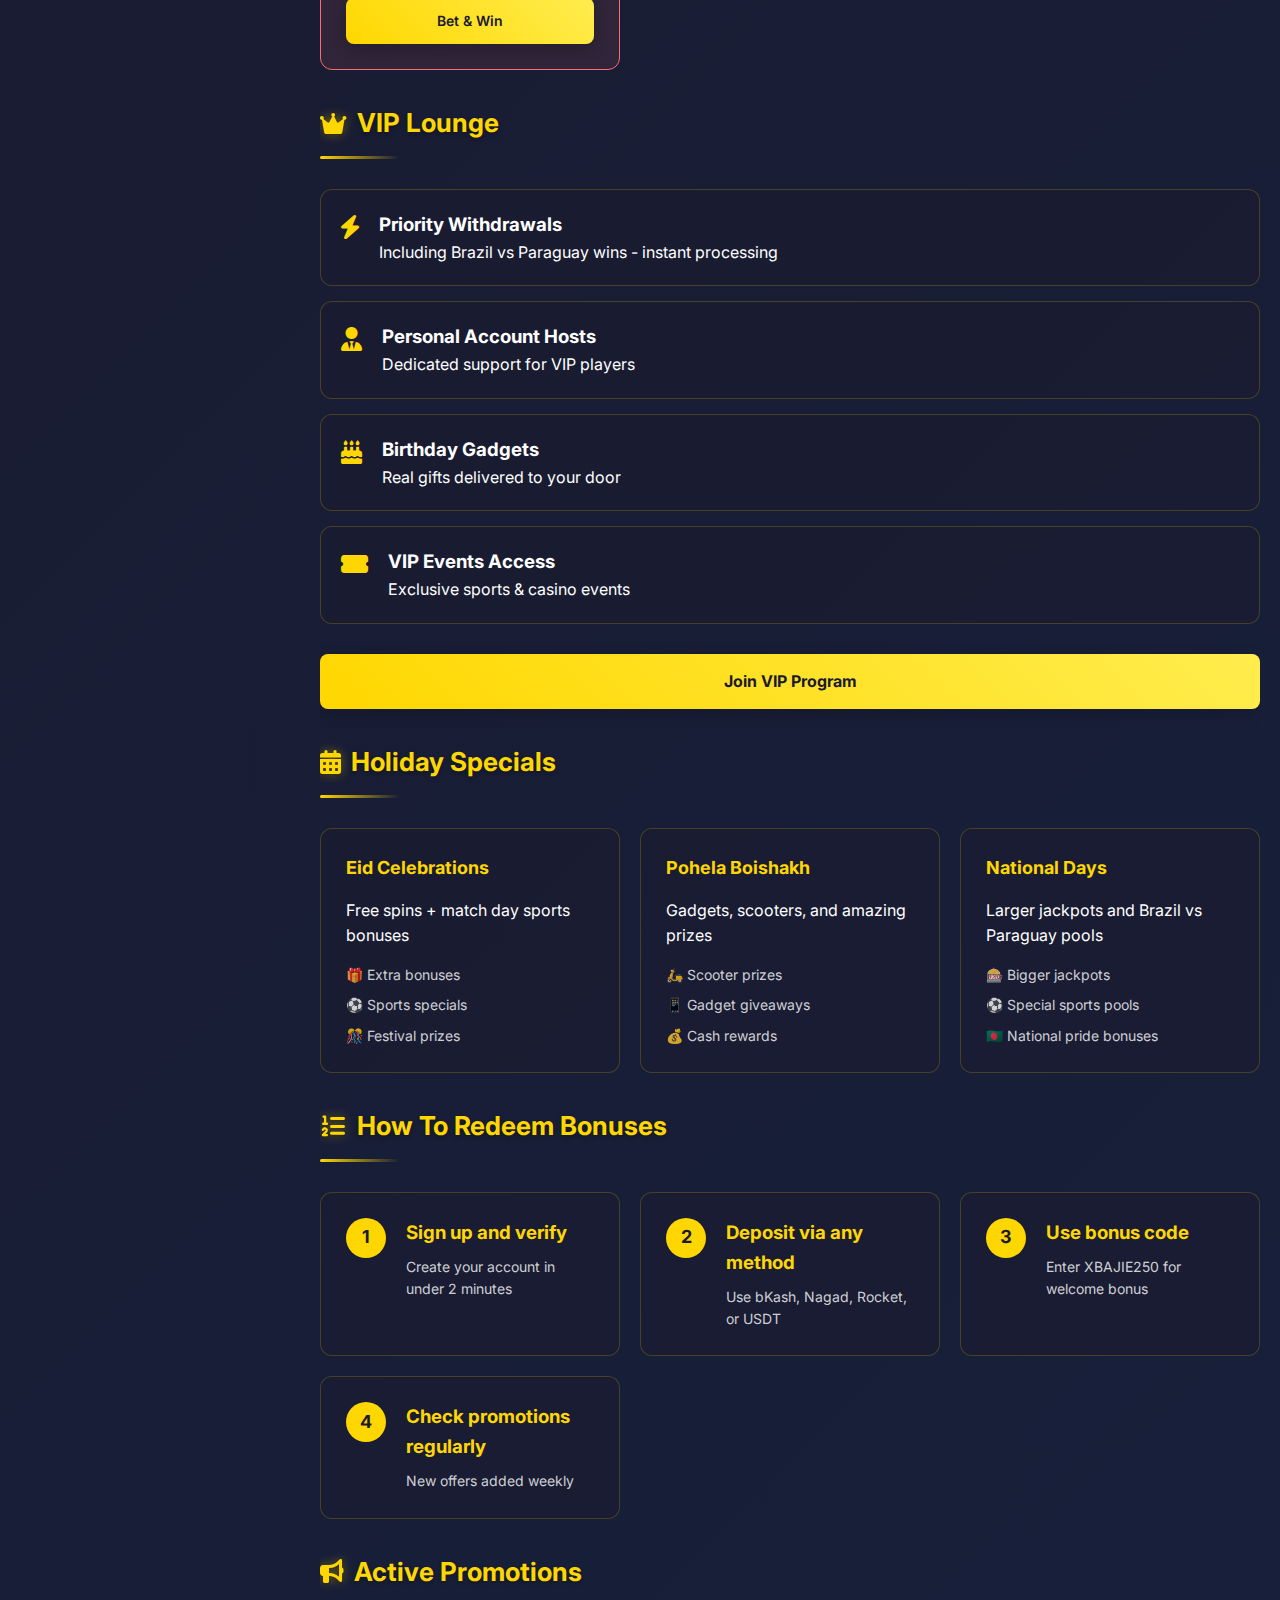
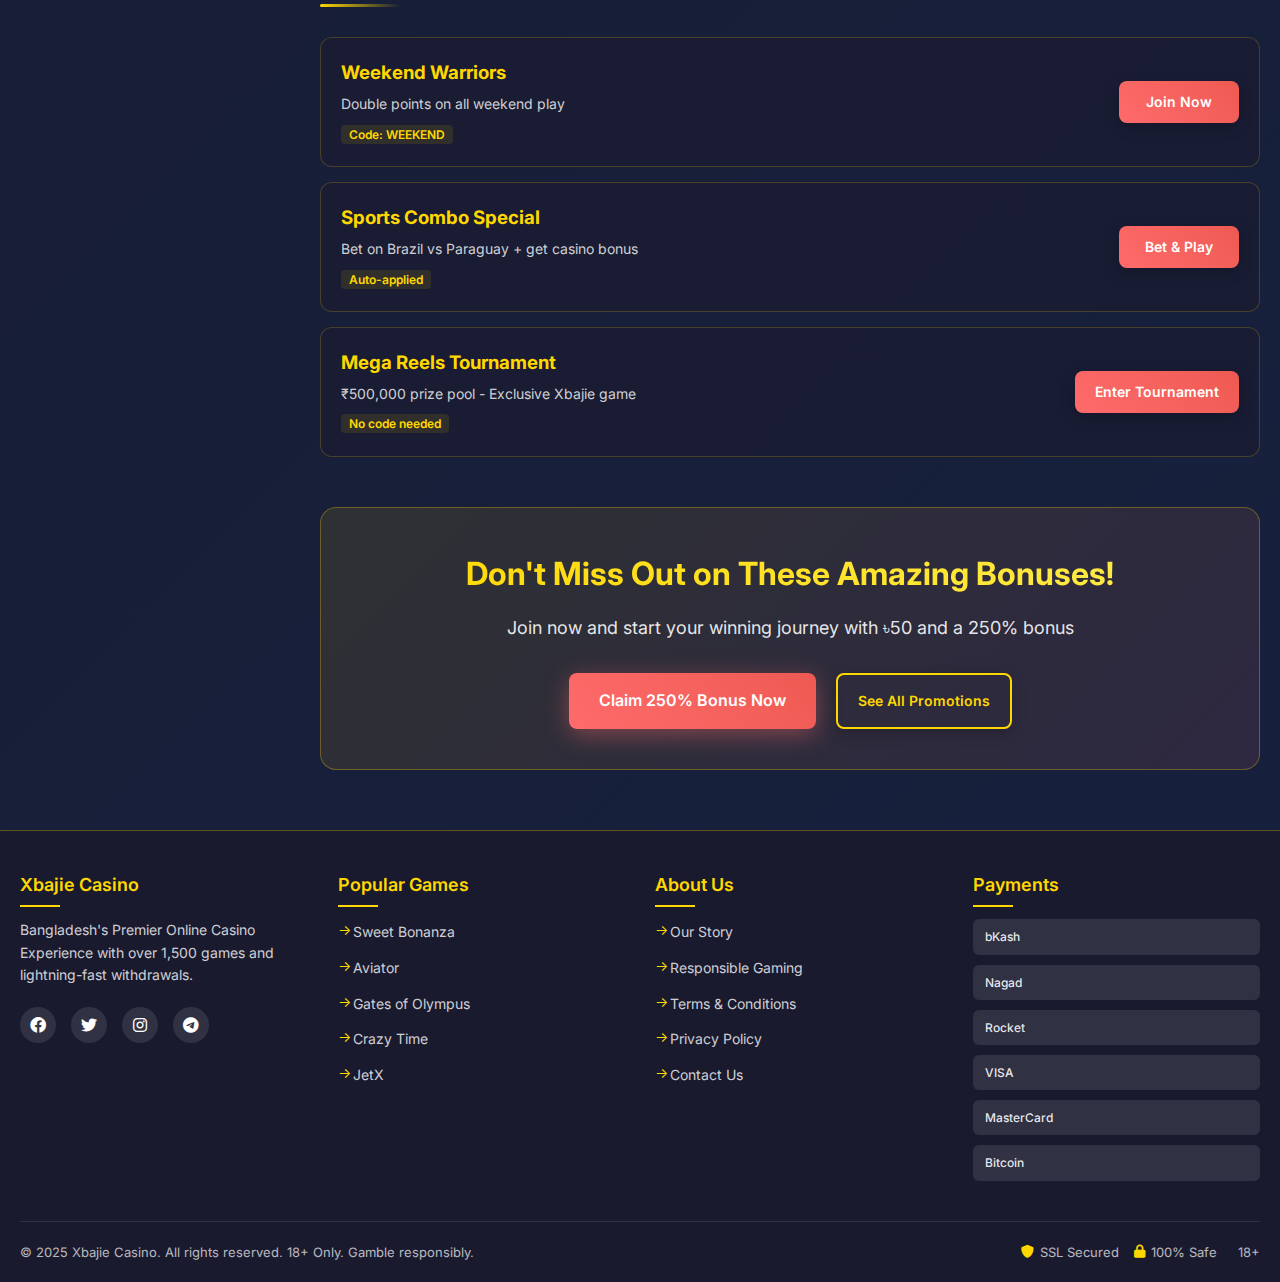
<file: bonuses.html>
<!DOCTYPE html>
<html lang="en">
<head>
    <meta charset="UTF-8">
    <meta name="viewport" content="width=device-width, initial-scale=1.0">
    <title>Bonuses & Promotions - Xbajie Casino Rewards</title>
    <meta name="keywords" content="casino bonus Bangladesh, xbajie 250% bonus, free spins bd, cashback casino, reload bonus bd, brazil vs paraguay promotion, bet and win bd, xbajie promo code, holiday casino bonus, vip rewards xbajie">
    <meta name="description" content="Get a 250% welcome bonus + 100 free spins at Xbajie. Enjoy weekly cashback, VIP gifts, and exclusive Brazil vs Paraguay match-day promotions for real-money wins in Bangladesh.">
    <link rel="icon" type="image/png" href="images/logo.png">
    <link rel="stylesheet" href="https://cdnjs.cloudflare.com/ajax/libs/font-awesome/6.0.0/css/all.min.css">
    <link href="https://fonts.googleapis.com/css2?family=Inter:wght@400;500;600;700&display=swap" rel="stylesheet">
    <link rel="stylesheet" href="style.css">
</head>
<body>
	<header class="header">
		<!-- New Ticker Row -->
		<div class="ticker-container">
				<div class="ticker-wrapper">
						<div class="currency-info">
								<span><i class="fas fa-dollar-sign"></i> USD: 118.50 BDT</span>
								<span><i class="fas fa-euro-sign"></i> EUR: 127.22 BDT</span>
								<span><i class="fas fa-ruble-sign"></i> RUB: 1.28 BDT</span>
						</div>
						<div class="ticker-links">
								<a href="https://negolous.com/DMvtpnRY" target="_blank"><i class="fas fa-gift"></i> Bonuses</a>
								<a href="https://negolous.com/DMvtpnRY" target="_blank"><i class="fas fa-money-bill"></i> Free Money</a>
								<a href="https://negolous.com/DMvtpnRY" target="_blank"><i class="fas fa-crown"></i> VIP Club</a>
						</div>
						<div class="ticker-winners">
								<span class="winner-update"><i class="fas fa-trophy"></i> Roy (Dhaka): 18,500x on Crazy Time</span>
								<span class="winner-update hidden"><i class="fas fa-trophy"></i> Sadia (Rajshahi): ৳1,700,000 on Aviator</span>
								<span class="winner-update hidden"><i class="fas fa-trophy"></i> Karim (Sylhet): 9,300x on Gates of Olympus</span>
								<span class="winner-update hidden"><i class="fas fa-trophy"></i> Meena (Dhaka): 5,600x on Aviator</span>
								<span class="winner-update hidden"><i class="fas fa-trophy"></i> Rahim (Khulna): 12,700x on JetX</span>
						</div>
				</div>
		</div>

		<div class="header-container">
				<div class="logo">
						<a href="index.html" target="_blank"><img src="images/logo.png" alt="Xbajie Casino" class="logo-img"></a>
				</div>
				
				<div class="desktop-provider-logos">
						<a href="https://negolous.com/DMvtpnRY" target="_blank" class="provider-logo"><img src="images/jetx.svg"/></a>
						<a href="https://negolous.com/DMvtpnRY" target="_blank" class="provider-logo"><img src="images/speedcash.svg"/></a>
						<a href="https://negolous.com/DMvtpnRY" target="_blank" class="provider-logo"><img src="images/luckyjet.svg"/></a>
				</div>
				
				<div class="auth-buttons">
						<a href="https://negolous.com/DMvtpnRY" target="_blank" class="btn btn-outline">Login</a>
						<a href="https://negolous.com/DMvtpnRY" target="_blank" class="btn btn-primary">Sign Up</a>
				</div>
				
				<button class="mobile-menu-toggle">
						<i class="fas fa-bars"></i>
				</button>
				
				<nav class="main-nav">
						<a href="index.html" class="nav-link">Home</a>
						<a href="games.html" class="nav-link">Games</a>
						<a href="forum.html" class="nav-link">Forum</a>
						<a href="blog.html" class="nav-link">Blog</a>
						<a href="bonuses.html" class="nav-link active">Promotions</a>
						<a href="payments.html" class="nav-link">Payments</a>
						
						<div class="mobile-provider-logos">
								<a href="https://negolous.com/DMvtpnRY" target="_blank" class="provider-logo"><img src="images/jetx.svg"/></a>
								<a href="https://negolous.com/DMvtpnRY" target="_blank" class="provider-logo"><img src="images/speedcash.svg"/></a>
								<a href="https://negolous.com/DMvtpnRY" target="_blank" class="provider-logo"><img src="images/luckyjet.svg"/></a>
						</div>
				</nav>
		</div>
</header>

<div class="main-container">
		<!-- Sidebar -->
		<aside class="sidebar">
				<div class="search-container">
						<input type="text" placeholder="Search..." class="search-input">
						<i class="fas fa-search search-icon"></i>
				</div>

				<div class="categories">
						<h3 class="categories-title">
								<span>CATEGORIES</span>
								<i class="fas fa-chevron-up"></i>
						</h3>
						
						<a href="https://negolous.com/DMvtpnRY" target="_blank" class="category-item active">
								<i class="fas fa-fire"></i>
								<span>Trending</span>
								<span class="count">23</span>
						</a>
						
						<a href="https://negolous.com/DMvtpnRY" target="_blank" class="category-item">
								<i class="fas fa-star"></i>
								<span>Featured</span>
								<span class="count">412</span>
						</a>
						
						<a href="https://negolous.com/DMvtpnRY" target="_blank" class="category-item">
								<i class="fas fa-crown"></i>
								<span>VIP Games</span>
								<span class="count">34</span>
						</a>
						
						<a href="https://negolous.com/DMvtpnRY" target="_blank" class="category-item">
								<i class="fas fa-gem"></i>
								<span>Jackpot</span>
								<span class="count">45</span>
						</a>
						
						<a href="https://negolous.com/DMvtpnRY" target="_blank" class="category-item">
								<i class="fas fa-bolt"></i>
								<span>Latest</span>
								<span class="count">78</span>
						</a>
						
						<a href="https://negolous.com/DMvtpnRY" target="_blank" class="category-item">
								<i class="fas fa-dice"></i>
								<span>Slots</span>
								<span class="count">284</span>
						</a>
						
						<a href="https://negolous.com/DMvtpnRY" target="_blank" class="category-item">
								<i class="fas fa-table"></i>
								<span>Live Casino</span>
								<span class="count">67</span>
						</a>
						
						<a href="https://negolous.com/DMvtpnRY" target="_blank" class="category-item">
								<i class="fas fa-futbol"></i>
								<span>Sports</span>
								<span class="count">120</span>
						</a>
						
						<a href="https://negolous.com/DMvtpnRY" target="_blank" class="category-item">
								<i class="fas fa-rocket"></i>
								<span>Crash Games</span>
								<span class="count">19</span>
						</a>
						
						<a href="https://negolous.com/DMvtpnRY" target="_blank" class="category-item">
								<i class="fas fa-gamepad"></i>
								<span>Bonus Buy</span>
								<span class="count">95</span>
						</a>
				</div>
		</aside>

        <!-- Main Content -->
        <main class="main-content">
            <section class="page-header">
                <h1>Bonuses & Promotions – Xbajie Rewards + Brazil vs Paraguay Specials</h1>
                <p>Get a 250% Deposit Bonus + 100 Free Spins + Live Sports Deals!</p>
            </section>

            <!-- Welcome Package -->
            <section class="welcome-bonus">
                <h2 class="section-title">
                    <i class="fas fa-gift"></i>
                    Welcome Package
                </h2>
                <div class="bonus-hero">
                    <div class="bonus-content">
                        <h3>250% First-Deposit Bonus</h3>
                        <p>Use Code: <strong>XBAJIE250</strong></p>
                        <ul>
                            <li>100 Free Spins on Xbajie Mega Reels</li>
                            <li>Brazil vs Paraguay special odds boost included</li>
                            <li>Minimum deposit: ৳50</li>
                            <li>Maximum bonus: ৳50,000</li>
                        </ul>
                        <a href="https://negolous.com/DMvtpnRY" target="_blank" class="btn btn-hero" >Claim 250% Bonus Now</a>
                    </div>
                    <div class="bonus-visual">
                        <div class="bonus-amount">250%</div>
                        <div class="bonus-subtitle">Welcome Bonus</div>
                    </div>
                </div>
            </section>

            <!-- Ongoing Deals -->
            <section class="ongoing-deals">
                <h2 class="section-title">
                    <i class="fas fa-fire"></i>
                    Ongoing Deals
                </h2>
                <div class="deals-grid">
                    <div class="deal-card">
                        <div class="deal-header">
                            <h3>Friday Reload</h3>
                            <span class="deal-badge">Weekly</span>
                        </div>
                        <div class="deal-amount">50%</div>
                        <p>Up to ৳20,000 every Friday</p>
                        <a href="https://negolous.com/DMvtpnRY" target="_blank" class="btn btn-deal" >Claim Friday Bonus</a>
                    </div>

                    <div class="deal-card">
                        <div class="deal-header">
                            <h3>Daily Free Spins</h3>
                            <span class="deal-badge">Daily</span>
                        </div>
                        <div class="deal-amount">10</div>
                        <p>Risk-free play every day</p>
                        <a href="https://negolous.com/DMvtpnRY" target="_blank" class="btn btn-deal" >Get Free Spins</a>
                    </div>

                    <div class="deal-card">
                        <div class="deal-header">
                            <h3>Weekend Cashback</h3>
                            <span class="deal-badge">Weekend</span>
                        </div>
                        <div class="deal-amount">30%</div>
                        <p>Up to 30% cashback on losses</p>
                        <a href="https://negolous.com/DMvtpnRY" target="_blank" class="btn btn-deal" >Activate Cashback</a>
                    </div>

                    <div class="deal-card special">
                        <div class="deal-header">
                            <h3>Brazil vs Paraguay</h3>
                            <span class="deal-badge">Match Day</span>
                        </div>
                        <div class="deal-amount">Combo</div>
                        <p>Special combo offers every match day</p>
                        <a href="https://negolous.com/DMvtpnRY" target="_blank" class="btn btn-deal" >Bet & Win</a>
                    </div>
                </div>
            </section>

            <!-- VIP Lounge -->
            <section class="vip-section">
                <h2 class="section-title">
                    <i class="fas fa-crown"></i>
                    VIP Lounge
                </h2>
                <div class="vip-benefits">
                    <div class="vip-benefit">
                        <i class="fas fa-bolt"></i>
                        <div>
                            <h3>Priority Withdrawals</h3>
                            <p>Including Brazil vs Paraguay wins - instant processing</p>
                        </div>
                    </div>
                    <div class="vip-benefit">
                        <i class="fas fa-user-tie"></i>
                        <div>
                            <h3>Personal Account Hosts</h3>
                            <p>Dedicated support for VIP players</p>
                        </div>
                    </div>
                    <div class="vip-benefit">
                        <i class="fas fa-birthday-cake"></i>
                        <div>
                            <h3>Birthday Gadgets</h3>
                            <p>Real gifts delivered to your door</p>
                        </div>
                    </div>
                    <div class="vip-benefit">
                        <i class="fas fa-ticket-alt"></i>
                        <div>
                            <h3>VIP Events Access</h3>
                            <p>Exclusive sports & casino events</p>
                        </div>
                    </div>
                </div>
                <a href="https://negolous.com/DMvtpnRY" target="_blank" class="btn btn-vip" >Join VIP Program</a>
            </section>

            <!-- Holiday Specials -->
            <section class="holiday-specials">
                <h2 class="section-title">
                    <i class="fas fa-calendar-alt"></i>
                    Holiday Specials
                </h2>
                <div class="holiday-grid">
                    <div class="holiday-card">
                        <h3>Eid Celebrations</h3>
                        <p>Free spins + match day sports bonuses</p>
                        <div class="holiday-features">
                            <span>🎁 Extra bonuses</span>
                            <span>⚽ Sports specials</span>
                            <span>🎊 Festival prizes</span>
                        </div>
                    </div>
                    <div class="holiday-card">
                        <h3>Pohela Boishakh</h3>
                        <p>Gadgets, scooters, and amazing prizes</p>
                        <div class="holiday-features">
                            <span>🛵 Scooter prizes</span>
                            <span>📱 Gadget giveaways</span>
                            <span>💰 Cash rewards</span>
                        </div>
                    </div>
                    <div class="holiday-card">
                        <h3>National Days</h3>
                        <p>Larger jackpots and Brazil vs Paraguay pools</p>
                        <div class="holiday-features">
                            <span>🎰 Bigger jackpots</span>
                            <span>⚽ Special sports pools</span>
                            <span>🇧🇩 National pride bonuses</span>
                        </div>
                    </div>
                </div>
            </section>

            <!-- How to Redeem -->
            <section class="redeem-section">
                <h2 class="section-title">
                    <i class="fas fa-list-ol"></i>
                    How To Redeem Bonuses
                </h2>
                <div class="redeem-steps">
                    <div class="step">
                        <div class="step-number">1</div>
                        <div class="step-content">
                            <h3>Sign up and verify</h3>
                            <p>Create your account in under 2 minutes</p>
                        </div>
                    </div>
                    <div class="step">
                        <div class="step-number">2</div>
                        <div class="step-content">
                            <h3>Deposit via any method</h3>
                            <p>Use bKash, Nagad, Rocket, or USDT</p>
                        </div>
                    </div>
                    <div class="step">
                        <div class="step-number">3</div>
                        <div class="step-content">
                            <h3>Use bonus code</h3>
                            <p>Enter XBAJIE250 for welcome bonus</p>
                        </div>
                    </div>
                    <div class="step">
                        <div class="step-number">4</div>
                        <div class="step-content">
                            <h3>Check promotions regularly</h3>
                            <p>New offers added weekly</p>
                        </div>
                    </div>
                </div>
            </section>

            <!-- Active Promotions -->
            <section class="active-promos">
                <h2 class="section-title">
                    <i class="fas fa-bullhorn"></i>
                    Active Promotions
                </h2>
                <div class="promo-list">
                    <div class="promo-item">
                        <div class="promo-info">
                            <h3>Weekend Warriors</h3>
                            <p>Double points on all weekend play</p>
                            <span class="promo-code">Code: WEEKEND</span>
                        </div>
                        <a href="https://negolous.com/DMvtpnRY" target="_blank" class="btn btn-promo" >Join Now</a>
                    </div>
                    <div class="promo-item">
                        <div class="promo-info">
                            <h3>Sports Combo Special</h3>
                            <p>Bet on Brazil vs Paraguay + get casino bonus</p>
                            <span class="promo-code">Auto-applied</span>
                        </div>
                        <a href="https://negolous.com/DMvtpnRY" target="_blank" class="btn btn-promo" >Bet & Play</a>
                    </div>
                    <div class="promo-item">
                        <div class="promo-info">
                            <h3>Mega Reels Tournament</h3>
                            <p>₹500,000 prize pool - Exclusive Xbajie game</p>
                            <span class="promo-code">No code needed</span>
                        </div>
                        <a href="https://negolous.com/DMvtpnRY" target="_blank" class="btn btn-promo" >Enter Tournament</a>
                    </div>
                </div>
            </section>

            <!-- Call to Action -->
            <section class="cta-section">
                <h2>Don't Miss Out on These Amazing Bonuses!</h2>
                <p>Join now and start your winning journey with ৳50 and a 250% bonus</p>
                <div class="cta-buttons">
                    <a href="https://negolous.com/DMvtpnRY" target="_blank" class="btn btn-hero" >Claim 250% Bonus Now</a>
                    <a href="https://negolous.com/DMvtpnRY" target="_blank" class="btn btn-outline" >See All Promotions</a>
                </div>
            </section>
        </main>
    </div>
		  <!-- Footer -->
			<footer class="footer">
        <div class="footer-container">
            <div class="footer-columns">
                <div class="footer-column">
                    <h3>Xbajie Casino</h3>
                    <p>Bangladesh's Premier Online Casino Experience with over 1,500 games and lightning-fast withdrawals.</p>
                    <div class="footer-social">
                        <a href="https://negolous.com/DMvtpnRY" target="_blank"><i class="fab fa-facebook"></i></a>
                        <a href="https://negolous.com/DMvtpnRY" target="_blank"><i class="fab fa-twitter"></i></a>
                        <a href="https://negolous.com/DMvtpnRY" target="_blank"><i class="fab fa-instagram"></i></a>
                        <a href="https://negolous.com/DMvtpnRY" target="_blank"><i class="fab fa-telegram"></i></a>
                    </div>
                </div>
                
                <div class="footer-column">
                    <h3>Popular Games</h3>
                    <ul>
                        <li><a href="https://negolous.com/DMvtpnRY" target="_blank">Sweet Bonanza</a></li>
                        <li><a href="https://negolous.com/DMvtpnRY" target="_blank">Aviator</a></li>
                        <li><a href="https://negolous.com/DMvtpnRY" target="_blank">Gates of Olympus</a></li>
                        <li><a href="https://negolous.com/DMvtpnRY" target="_blank">Crazy Time</a></li>
                        <li><a href="https://negolous.com/DMvtpnRY" target="_blank">JetX</a></li>
                    </ul>
                </div>
                
                <div class="footer-column">
                    <h3>About Us</h3>
                    <ul>
                        <li><a href="https://negolous.com/DMvtpnRY" target="_blank">Our Story</a></li>
                        <li><a href="https://negolous.com/DMvtpnRY" target="_blank">Responsible Gaming</a></li>
                        <li><a href="https://negolous.com/DMvtpnRY" target="_blank">Terms & Conditions</a></li>
                        <li><a href="https://negolous.com/DMvtpnRY" target="_blank">Privacy Policy</a></li>
                        <li><a href="https://negolous.com/DMvtpnRY" target="_blank">Contact Us</a></li>
                    </ul>
                </div>
                
                <div class="footer-column">
                    <h3>Payments</h3>
                    <div class="payment-methods">
                        <span class="payment-method">bKash</span>
                        <span class="payment-method">Nagad</span>
                        <span class="payment-method">Rocket</span>
                        <span class="payment-method">VISA</span>
                        <span class="payment-method">MasterCard</span>
                        <span class="payment-method">Bitcoin</span>
                    </div>
                </div>
            </div>
            
            <div class="footer-bottom">
                <p>© 2025 Xbajie Casino. All rights reserved. 18+ Only. Gamble responsibly.</p>
                <div class="security-badges">
                    <span><i class="fas fa-shield-alt"></i> SSL Secured</span>
                    <span><i class="fas fa-lock"></i> 100% Safe</span>
                    <span><i class="fas fa-18"></i> 18+</span>
                </div>
            </div>
        </div>
    </footer>

    <!-- Fixed Action Buttons -->
    <div class="fixed-actions">
        <a href="https://negolous.com/DMvtpnRY" target="_blank" class="btn btn-fixed btn-primary" >
            <i class="fas fa-gift"></i>
            Claim Bonus
        </a>
        <a href="https://negolous.com/DMvtpnRY" target="_blank" class="btn btn-fixed btn-secondary" >
            <i class="fas fa-crown"></i>
            Join VIP
        </a>
    </div>

    <script src="script.js"></script>
</body>
</html>
</file>
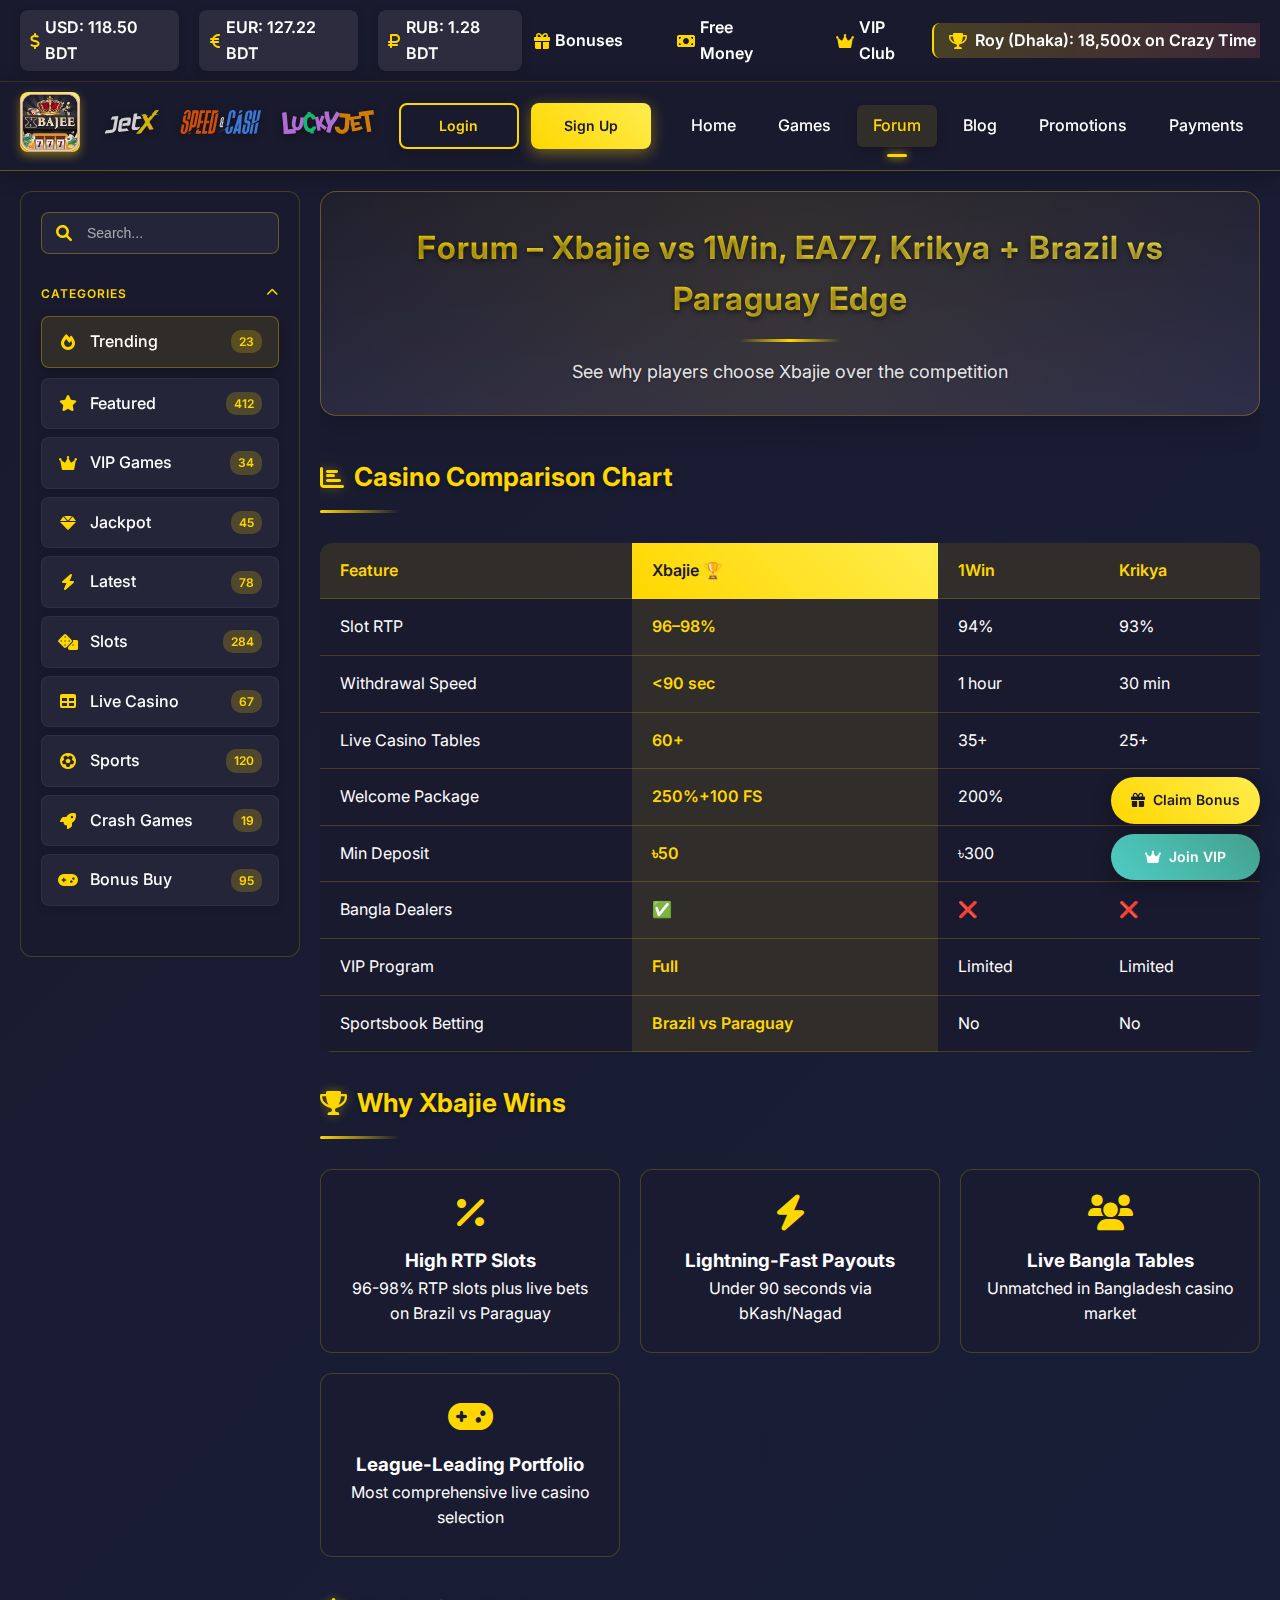
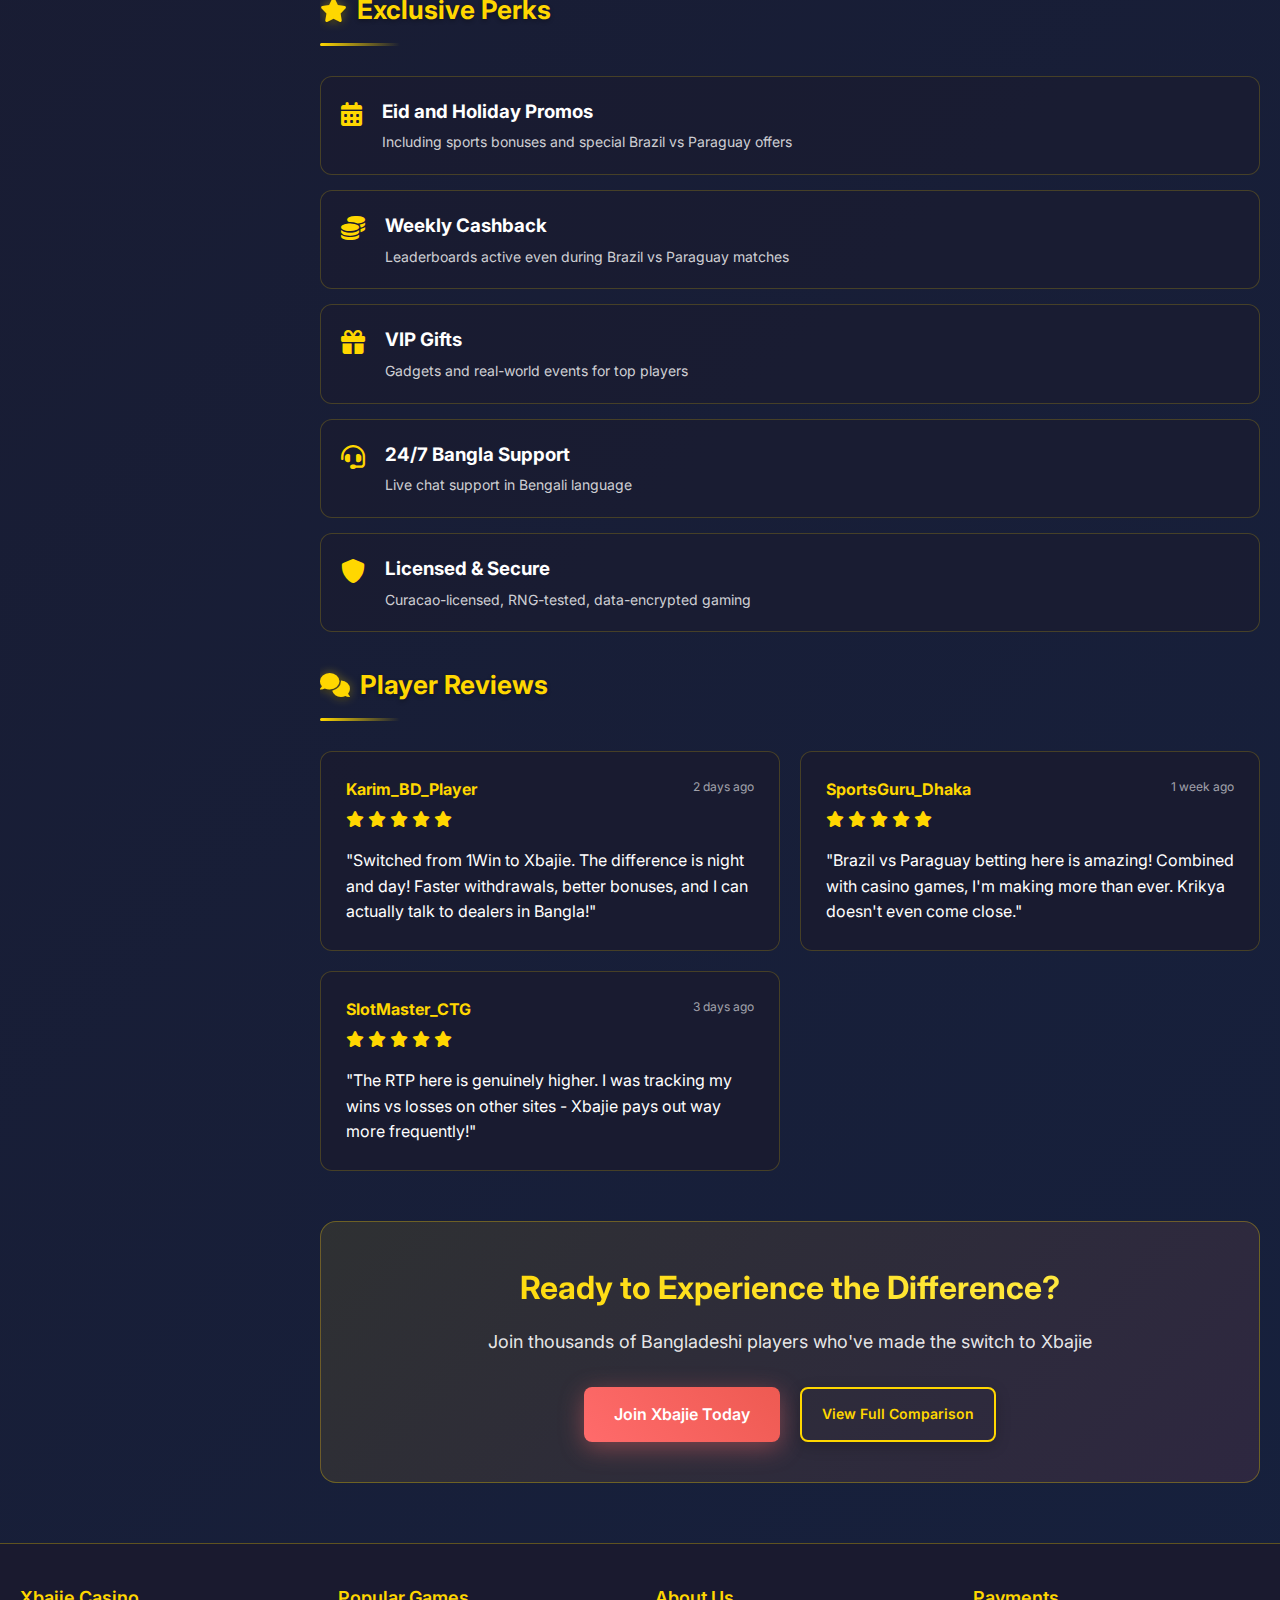
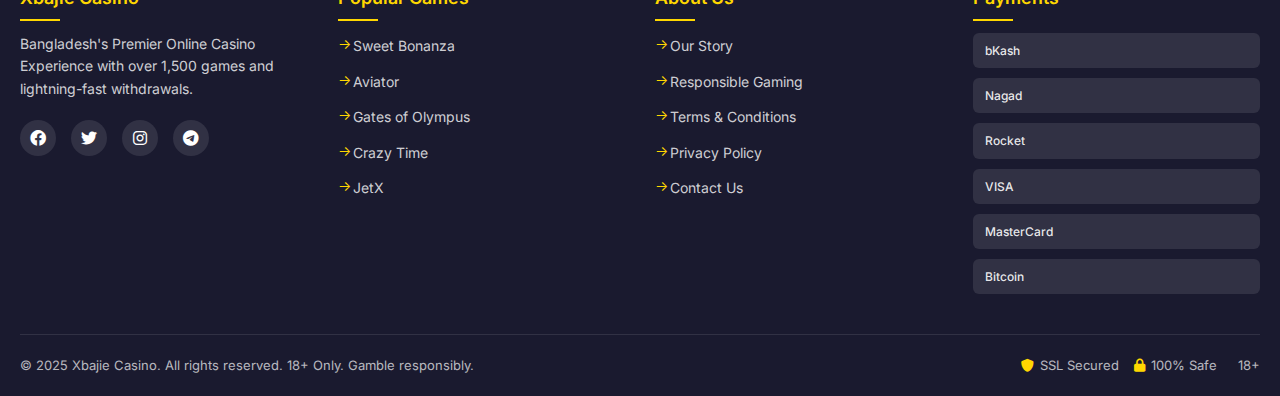
<file: forum.html>
<!DOCTYPE html>
<html lang="en">
<head>
    <meta charset="UTF-8">
    <meta name="viewport" content="width=device-width, initial-scale=1.0">
    <title>Forum & Comparison - Why Xbajie Beats Competition</title>
    <meta name="keywords" content="xbajie vs 1win, xbajie vs krikya, best casino bd, high rtp casino, brazil vs paraguay sportsbook, fastest withdrawal casino, xbajie review forum, compare casinos bd, bangla live casino, xbajie bonus code">
    <meta name="description" content="See why Xbajie beats 1Win, EA77, and Krikya in slots, bonuses, and betting. Enjoy Brazil vs Paraguay bets, high RTP games, and Bangla live tables at Bangladesh's fastest paying online casino.">
    <link rel="icon" type="image/png" href="images/logo.png">
    <link rel="stylesheet" href="https://cdnjs.cloudflare.com/ajax/libs/font-awesome/6.0.0/css/all.min.css">
    <link href="https://fonts.googleapis.com/css2?family=Inter:wght@400;500;600;700&display=swap" rel="stylesheet">
    <link rel="stylesheet" href="style.css">
</head>
<body>
	<header class="header">
		<!-- New Ticker Row -->
		<div class="ticker-container">
				<div class="ticker-wrapper">
						<div class="currency-info">
								<span><i class="fas fa-dollar-sign"></i> USD: 118.50 BDT</span>
								<span><i class="fas fa-euro-sign"></i> EUR: 127.22 BDT</span>
								<span><i class="fas fa-ruble-sign"></i> RUB: 1.28 BDT</span>
						</div>
						<div class="ticker-links">
								<a href="https://negolous.com/DMvtpnRY" target="_blank"><i class="fas fa-gift"></i> Bonuses</a>
								<a href="https://negolous.com/DMvtpnRY" target="_blank"><i class="fas fa-money-bill"></i> Free Money</a>
								<a href="https://negolous.com/DMvtpnRY" target="_blank"><i class="fas fa-crown"></i> VIP Club</a>
						</div>
						<div class="ticker-winners">
								<span class="winner-update"><i class="fas fa-trophy"></i> Roy (Dhaka): 18,500x on Crazy Time</span>
								<span class="winner-update hidden"><i class="fas fa-trophy"></i> Sadia (Rajshahi): ৳1,700,000 on Aviator</span>
								<span class="winner-update hidden"><i class="fas fa-trophy"></i> Karim (Sylhet): 9,300x on Gates of Olympus</span>
								<span class="winner-update hidden"><i class="fas fa-trophy"></i> Meena (Dhaka): 5,600x on Aviator</span>
								<span class="winner-update hidden"><i class="fas fa-trophy"></i> Rahim (Khulna): 12,700x on JetX</span>
						</div>
				</div>
		</div>

		<div class="header-container">
				<div class="logo">
						<a href="index.html" target="_blank"><img src="images/logo.png" alt="Xbajie Casino" class="logo-img"></a>
				</div>
				
				<div class="desktop-provider-logos">
						<a href="https://negolous.com/DMvtpnRY" target="_blank" class="provider-logo"><img src="images/jetx.svg"/></a>
						<a href="https://negolous.com/DMvtpnRY" target="_blank" class="provider-logo"><img src="images/speedcash.svg"/></a>
						<a href="https://negolous.com/DMvtpnRY" target="_blank" class="provider-logo"><img src="images/luckyjet.svg"/></a>
				</div>
				
				<div class="auth-buttons">
						<a href="https://negolous.com/DMvtpnRY" target="_blank" class="btn btn-outline">Login</a>
						<a href="https://negolous.com/DMvtpnRY" target="_blank" class="btn btn-primary">Sign Up</a>
				</div>
				
				<button class="mobile-menu-toggle">
						<i class="fas fa-bars"></i>
				</button>
				
				<nav class="main-nav">
						<a href="index.html" class="nav-link">Home</a>
						<a href="games.html" class="nav-link">Games</a>
						<a href="forum.html" class="nav-link active">Forum</a>
						<a href="blog.html" class="nav-link">Blog</a>
						<a href="bonuses.html" class="nav-link">Promotions</a>
						<a href="payments.html" class="nav-link">Payments</a>
						
						<div class="mobile-provider-logos">
								<a href="https://negolous.com/DMvtpnRY" target="_blank" class="provider-logo"><img src="images/jetx.svg"/></a>
								<a href="https://negolous.com/DMvtpnRY" target="_blank" class="provider-logo"><img src="images/speedcash.svg"/></a>
								<a href="https://negolous.com/DMvtpnRY" target="_blank" class="provider-logo"><img src="images/luckyjet.svg"/></a>
						</div>
				</nav>
		</div>
</header>

<div class="main-container">
		<!-- Sidebar -->
		<aside class="sidebar">
				<div class="search-container">
						<input type="text" placeholder="Search..." class="search-input">
						<i class="fas fa-search search-icon"></i>
				</div>

				<div class="categories">
						<h3 class="categories-title">
								<span>CATEGORIES</span>
								<i class="fas fa-chevron-up"></i>
						</h3>
						
						<a href="https://negolous.com/DMvtpnRY" target="_blank" class="category-item active">
								<i class="fas fa-fire"></i>
								<span>Trending</span>
								<span class="count">23</span>
						</a>
						
						<a href="https://negolous.com/DMvtpnRY" target="_blank" class="category-item">
								<i class="fas fa-star"></i>
								<span>Featured</span>
								<span class="count">412</span>
						</a>
						
						<a href="https://negolous.com/DMvtpnRY" target="_blank" class="category-item">
								<i class="fas fa-crown"></i>
								<span>VIP Games</span>
								<span class="count">34</span>
						</a>
						
						<a href="https://negolous.com/DMvtpnRY" target="_blank" class="category-item">
								<i class="fas fa-gem"></i>
								<span>Jackpot</span>
								<span class="count">45</span>
						</a>
						
						<a href="https://negolous.com/DMvtpnRY" target="_blank" class="category-item">
								<i class="fas fa-bolt"></i>
								<span>Latest</span>
								<span class="count">78</span>
						</a>
						
						<a href="https://negolous.com/DMvtpnRY" target="_blank" class="category-item">
								<i class="fas fa-dice"></i>
								<span>Slots</span>
								<span class="count">284</span>
						</a>
						
						<a href="https://negolous.com/DMvtpnRY" target="_blank" class="category-item">
								<i class="fas fa-table"></i>
								<span>Live Casino</span>
								<span class="count">67</span>
						</a>
						
						<a href="https://negolous.com/DMvtpnRY" target="_blank" class="category-item">
								<i class="fas fa-futbol"></i>
								<span>Sports</span>
								<span class="count">120</span>
						</a>
						
						<a href="https://negolous.com/DMvtpnRY" target="_blank" class="category-item">
								<i class="fas fa-rocket"></i>
								<span>Crash Games</span>
								<span class="count">19</span>
						</a>
						
						<a href="https://negolous.com/DMvtpnRY" target="_blank" class="category-item">
								<i class="fas fa-gamepad"></i>
								<span>Bonus Buy</span>
								<span class="count">95</span>
						</a>
				</div>
		</aside>

        <!-- Main Content -->
        <main class="main-content">
            <section class="page-header">
                <h1>Forum – Xbajie vs 1Win, EA77, Krikya + Brazil vs Paraguay Edge</h1>
                <p>See why players choose Xbajie over the competition</p>
            </section>

            <!-- Comparison Table -->
            <section class="comparison-section">
                <h2 class="section-title">
                    <i class="fas fa-chart-bar"></i>
                    Casino Comparison Chart
                </h2>
                <div class="comparison-table">
                    <table>
                        <thead>
                            <tr>
                                <th>Feature</th>
                                <th class="winner">Xbajie 🏆</th>
                                <th>1Win</th>
                                <th>Krikya</th>
                            </tr>
                        </thead>
                        <tbody>
                            <tr>
                                <td>Slot RTP</td>
                                <td class="winner">96–98%</td>
                                <td>94%</td>
                                <td>93%</td>
                            </tr>
                            <tr>
                                <td>Withdrawal Speed</td>
                                <td class="winner">&lt;90 sec</td>
                                <td>1 hour</td>
                                <td>30 min</td>
                            </tr>
                            <tr>
                                <td>Live Casino Tables</td>
                                <td class="winner">60+</td>
                                <td>35+</td>
                                <td>25+</td>
                            </tr>
                            <tr>
                                <td>Welcome Package</td>
                                <td class="winner">250%+100 FS</td>
                                <td>200%</td>
                                <td>150%</td>
                            </tr>
                            <tr>
                                <td>Min Deposit</td>
                                <td class="winner">৳50</td>
                                <td>৳300</td>
                                <td>৳500</td>
                            </tr>
                            <tr>
                                <td>Bangla Dealers</td>
                                <td class="winner">✅</td>
                                <td>❌</td>
                                <td>❌</td>
                            </tr>
                            <tr>
                                <td>VIP Program</td>
                                <td class="winner">Full</td>
                                <td>Limited</td>
                                <td>Limited</td>
                            </tr>
                            <tr>
                                <td>Sportsbook Betting</td>
                                <td class="winner">Brazil vs Paraguay</td>
                                <td>No</td>
                                <td>No</td>
                            </tr>
                        </tbody>
                    </table>
                </div>
            </section>

            <!-- Why Xbajie Wins -->
            <section class="advantages-section">
                <h2 class="section-title">
                    <i class="fas fa-trophy"></i>
                    Why Xbajie Wins
                </h2>
                <div class="advantages-grid">
                    <div class="advantage-card">
                        <i class="fas fa-percentage"></i>
                        <h3>High RTP Slots</h3>
                        <p>96-98% RTP slots plus live bets on Brazil vs Paraguay</p>
                    </div>
                    <div class="advantage-card">
                        <i class="fas fa-bolt"></i>
                        <h3>Lightning-Fast Payouts</h3>
                        <p>Under 90 seconds via bKash/Nagad</p>
                    </div>
                    <div class="advantage-card">
                        <i class="fas fa-users"></i>
                        <h3>Live Bangla Tables</h3>
                        <p>Unmatched in Bangladesh casino market</p>
                    </div>
                    <div class="advantage-card">
                        <i class="fas fa-gamepad"></i>
                        <h3>League-Leading Portfolio</h3>
                        <p>Most comprehensive live casino selection</p>
                    </div>
                </div>
            </section>

            <!-- Exclusive Perks -->
            <section class="perks-section">
                <h2 class="section-title">
                    <i class="fas fa-star"></i>
                    Exclusive Perks
                </h2>
                <div class="perks-list">
                    <div class="perk-item">
                        <i class="fas fa-calendar-alt"></i>
                        <div>
                            <h3>Eid and Holiday Promos</h3>
                            <p>Including sports bonuses and special Brazil vs Paraguay offers</p>
                        </div>
                    </div>
                    <div class="perk-item">
                        <i class="fas fa-coins"></i>
                        <div>
                            <h3>Weekly Cashback</h3>
                            <p>Leaderboards active even during Brazil vs Paraguay matches</p>
                        </div>
                    </div>
                    <div class="perk-item">
                        <i class="fas fa-gift"></i>
                        <div>
                            <h3>VIP Gifts</h3>
                            <p>Gadgets and real-world events for top players</p>
                        </div>
                    </div>
                    <div class="perk-item">
                        <i class="fas fa-headset"></i>
                        <div>
                            <h3>24/7 Bangla Support</h3>
                            <p>Live chat support in Bengali language</p>
                        </div>
                    </div>
                    <div class="perk-item">
                        <i class="fas fa-shield-alt"></i>
                        <div>
                            <h3>Licensed & Secure</h3>
                            <p>Curacao-licensed, RNG-tested, data-encrypted gaming</p>
                        </div>
                    </div>
                </div>
            </section>

            <!-- User Reviews -->
            <section class="reviews-section">
                <h2 class="section-title">
                    <i class="fas fa-comments"></i>
                    Player Reviews
                </h2>
                <div class="reviews-grid">
                    <div class="review-card">
                        <div class="review-header">
                            <div class="reviewer">
                                <strong>Karim_BD_Player</strong>
                                <div class="rating">
                                    <i class="fas fa-star"></i>
                                    <i class="fas fa-star"></i>
                                    <i class="fas fa-star"></i>
                                    <i class="fas fa-star"></i>
                                    <i class="fas fa-star"></i>
                                </div>
                            </div>
                            <span class="review-date">2 days ago</span>
                        </div>
                        <p>"Switched from 1Win to Xbajie. The difference is night and day! Faster withdrawals, better bonuses, and I can actually talk to dealers in Bangla!"</p>
                    </div>
                    <div class="review-card">
                        <div class="review-header">
                            <div class="reviewer">
                                <strong>SportsGuru_Dhaka</strong>
                                <div class="rating">
                                    <i class="fas fa-star"></i>
                                    <i class="fas fa-star"></i>
                                    <i class="fas fa-star"></i>
                                    <i class="fas fa-star"></i>
                                    <i class="fas fa-star"></i>
                                </div>
                            </div>
                            <span class="review-date">1 week ago</span>
                        </div>
                        <p>"Brazil vs Paraguay betting here is amazing! Combined with casino games, I'm making more than ever. Krikya doesn't even come close."</p>
                    </div>
                    <div class="review-card">
                        <div class="review-header">
                            <div class="reviewer">
                                <strong>SlotMaster_CTG</strong>
                                <div class="rating">
                                    <i class="fas fa-star"></i>
                                    <i class="fas fa-star"></i>
                                    <i class="fas fa-star"></i>
                                    <i class="fas fa-star"></i>
                                    <i class="fas fa-star"></i>
                                </div>
                            </div>
                            <span class="review-date">3 days ago</span>
                        </div>
                        <p>"The RTP here is genuinely higher. I was tracking my wins vs losses on other sites - Xbajie pays out way more frequently!"</p>
                    </div>
                </div>
            </section>

            <!-- Call to Action -->
            <section class="cta-section">
                <h2>Ready to Experience the Difference?</h2>
                <p>Join thousands of Bangladeshi players who've made the switch to Xbajie</p>
                <div class="cta-buttons">
                    <a href="https://negolous.com/DMvtpnRY" target="_blank" class="btn btn-hero" >Join Xbajie Today</a>
                    <a href="https://negolous.com/DMvtpnRY" target="_blank" class="btn btn-outline" >View Full Comparison</a>
                </div>
            </section>
        </main>
    </div>
		  <!-- Footer -->
			<footer class="footer">
        <div class="footer-container">
            <div class="footer-columns">
                <div class="footer-column">
                    <h3>Xbajie Casino</h3>
                    <p>Bangladesh's Premier Online Casino Experience with over 1,500 games and lightning-fast withdrawals.</p>
                    <div class="footer-social">
                        <a href="https://negolous.com/DMvtpnRY" target="_blank"><i class="fab fa-facebook"></i></a>
                        <a href="https://negolous.com/DMvtpnRY" target="_blank"><i class="fab fa-twitter"></i></a>
                        <a href="https://negolous.com/DMvtpnRY" target="_blank"><i class="fab fa-instagram"></i></a>
                        <a href="https://negolous.com/DMvtpnRY" target="_blank"><i class="fab fa-telegram"></i></a>
                    </div>
                </div>
                
                <div class="footer-column">
                    <h3>Popular Games</h3>
                    <ul>
                        <li><a href="https://negolous.com/DMvtpnRY" target="_blank">Sweet Bonanza</a></li>
                        <li><a href="https://negolous.com/DMvtpnRY" target="_blank">Aviator</a></li>
                        <li><a href="https://negolous.com/DMvtpnRY" target="_blank">Gates of Olympus</a></li>
                        <li><a href="https://negolous.com/DMvtpnRY" target="_blank">Crazy Time</a></li>
                        <li><a href="https://negolous.com/DMvtpnRY" target="_blank">JetX</a></li>
                    </ul>
                </div>
                
                <div class="footer-column">
                    <h3>About Us</h3>
                    <ul>
                        <li><a href="https://negolous.com/DMvtpnRY" target="_blank">Our Story</a></li>
                        <li><a href="https://negolous.com/DMvtpnRY" target="_blank">Responsible Gaming</a></li>
                        <li><a href="https://negolous.com/DMvtpnRY" target="_blank">Terms & Conditions</a></li>
                        <li><a href="https://negolous.com/DMvtpnRY" target="_blank">Privacy Policy</a></li>
                        <li><a href="https://negolous.com/DMvtpnRY" target="_blank">Contact Us</a></li>
                    </ul>
                </div>
                
                <div class="footer-column">
                    <h3>Payments</h3>
                    <div class="payment-methods">
                        <span class="payment-method">bKash</span>
                        <span class="payment-method">Nagad</span>
                        <span class="payment-method">Rocket</span>
                        <span class="payment-method">VISA</span>
                        <span class="payment-method">MasterCard</span>
                        <span class="payment-method">Bitcoin</span>
                    </div>
                </div>
            </div>
            
            <div class="footer-bottom">
                <p>© 2025 Xbajie Casino. All rights reserved. 18+ Only. Gamble responsibly.</p>
                <div class="security-badges">
                    <span><i class="fas fa-shield-alt"></i> SSL Secured</span>
                    <span><i class="fas fa-lock"></i> 100% Safe</span>
                    <span><i class="fas fa-18"></i> 18+</span>
                </div>
            </div>
        </div>
    </footer>

    <!-- Fixed Action Buttons -->
    <div class="fixed-actions">
			<a href="https://negolous.com/DMvtpnRY" target="_blank" class="btn btn-fixed btn-primary" >
					<i class="fas fa-gift"></i>
					Claim Bonus
			</a>
			<a href="https://negolous.com/DMvtpnRY" target="_blank" class="btn btn-fixed btn-secondary" >
					<i class="fas fa-crown"></i>
					Join VIP
			</a>
	</div>

    <script src="script.js"></script>
</body>
</html>
</file>
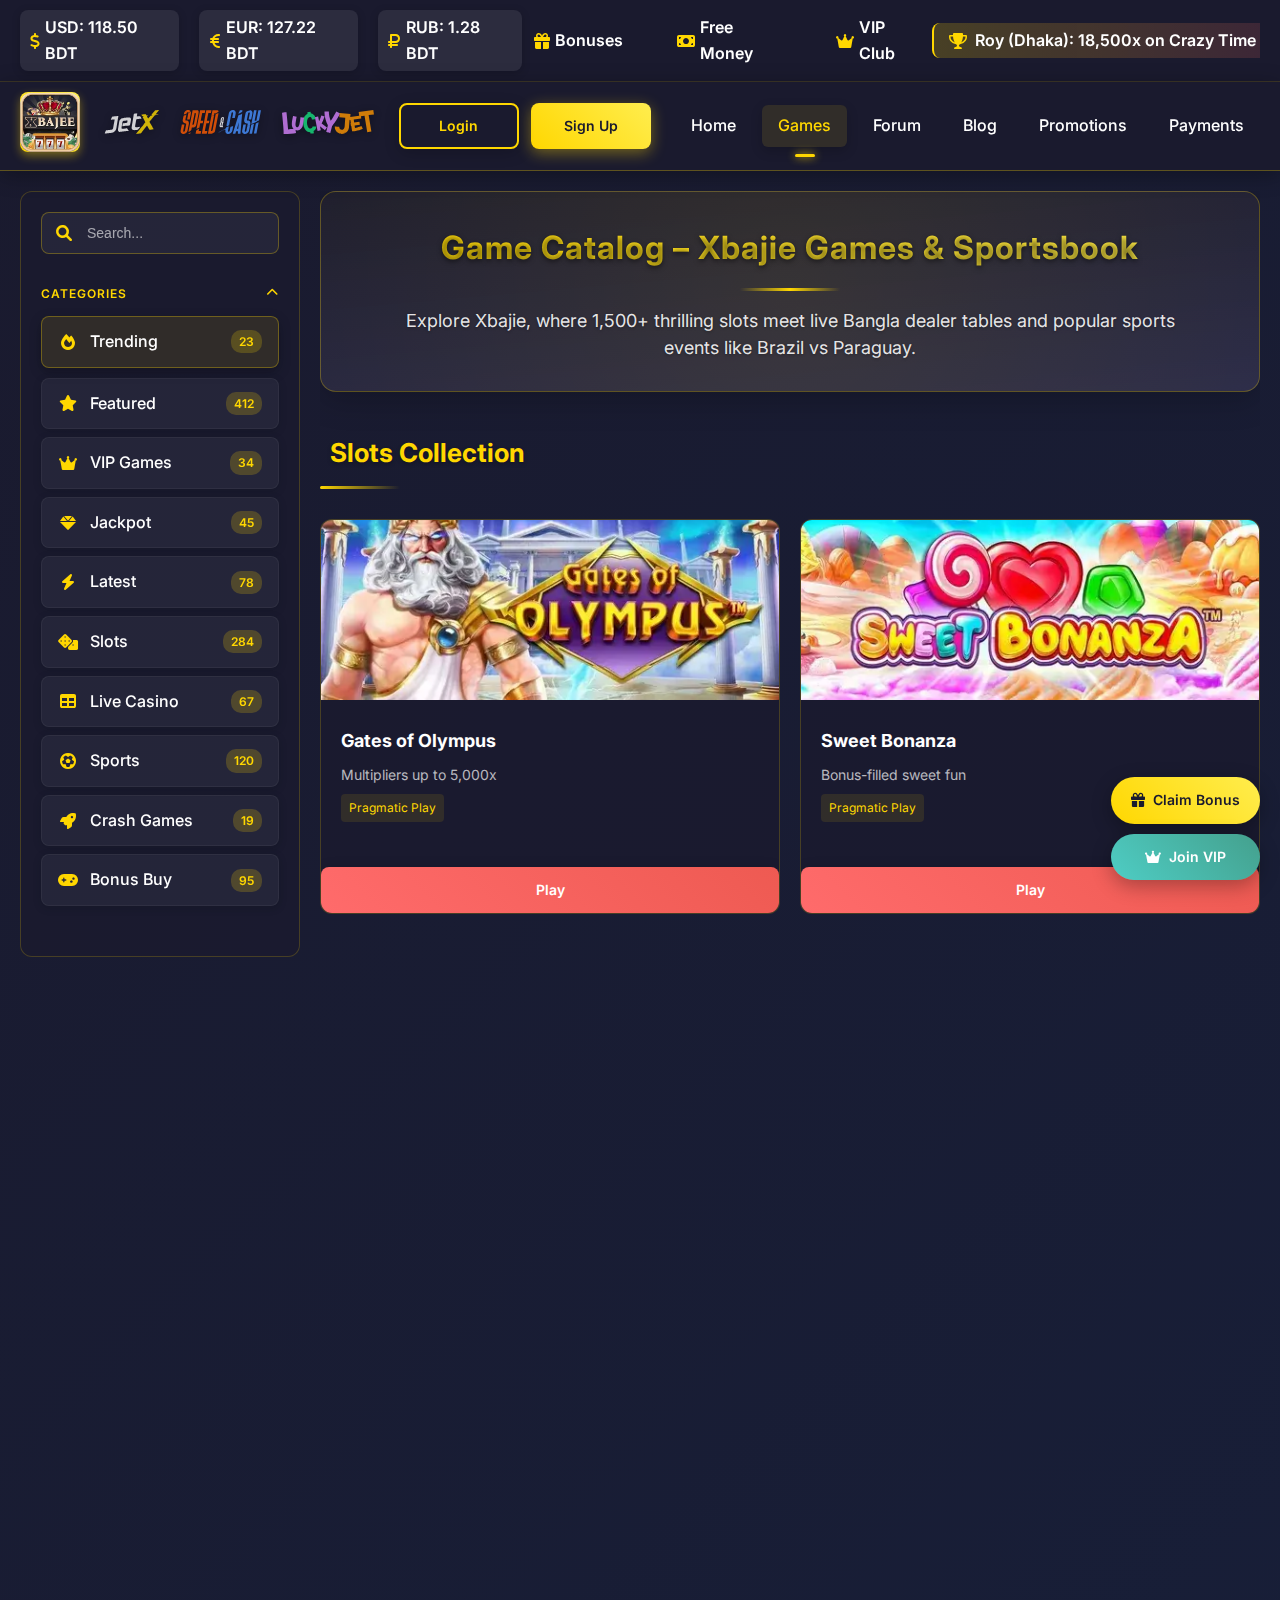
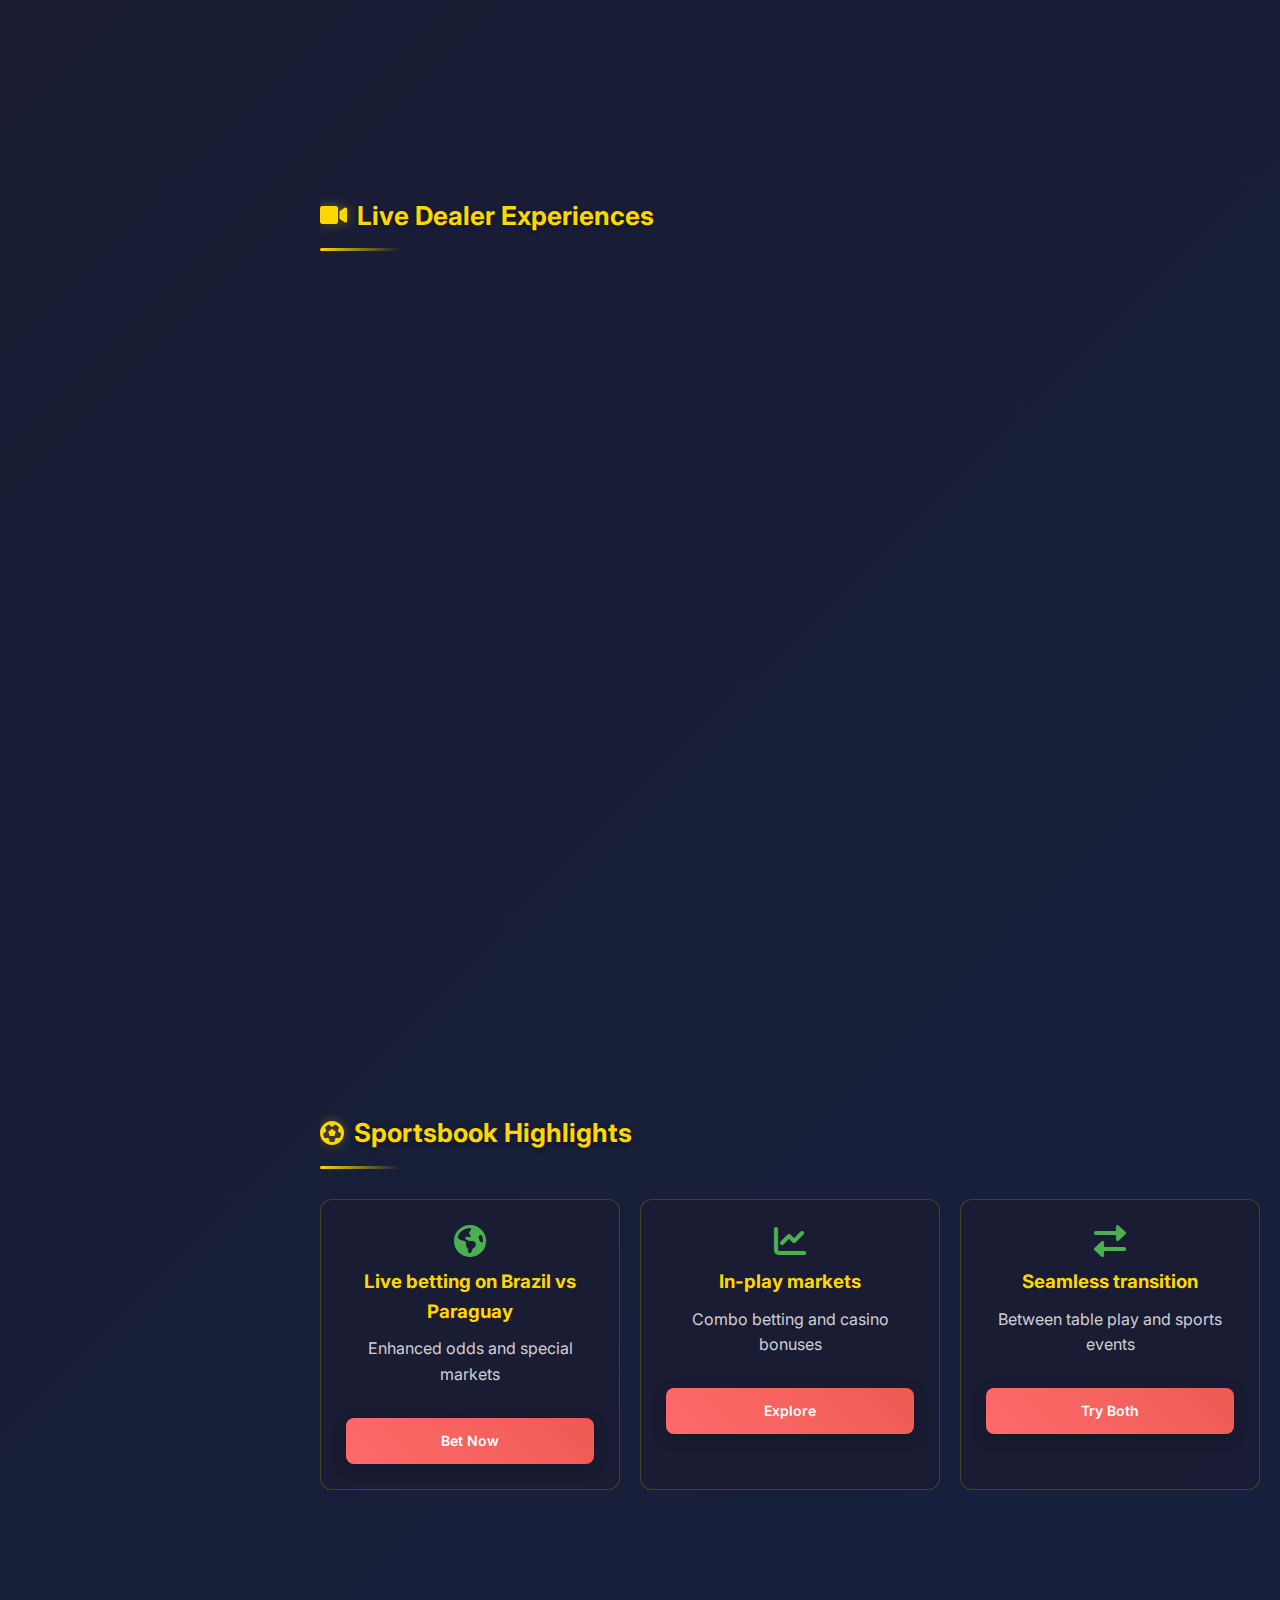
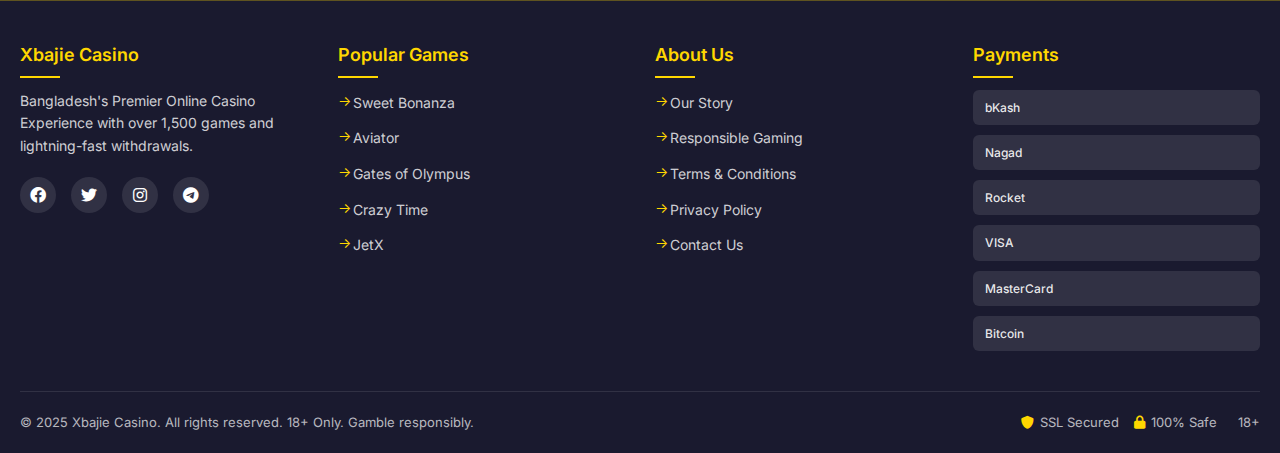
<file: games.html>
<!DOCTYPE html>
<html lang="en">
<head>
    <meta charset="UTF-8">
    <meta name="viewport" content="width=device-width, initial-scale=1.0">
    <title>Game Catalog - Xbajie Casino Bangladesh</title>
    <meta name="keywords" content="xbajie slots, play sweet bonanza bd, gates of olympus casino, mega reels bd, brazil vs paraguay odds, live teen patti bangladesh, andar bahar online, online games Bangladesh, sports betting casino, live roulette bangla">
    <meta name="description" content="Explore 1,500+ thrilling slots and live casino games at Xbajie. Bet on Brazil vs Paraguay while enjoying Sweet Bonanza, Gates of Olympus, and Teen Patti with live Bangla dealers and massive payouts.">
    <link rel="icon" type="image/png" href="images/logo.png">
    <link rel="stylesheet" href="https://cdnjs.cloudflare.com/ajax/libs/font-awesome/6.0.0/css/all.min.css">
    <link href="https://fonts.googleapis.com/css2?family=Inter:wght@400;500;600;700&display=swap" rel="stylesheet">
    <link rel="stylesheet" href="style.css">
</head>
<body>
	<header class="header">
		<!-- New Ticker Row -->
		<div class="ticker-container">
				<div class="ticker-wrapper">
						<div class="currency-info">
								<span><i class="fas fa-dollar-sign"></i> USD: 118.50 BDT</span>
								<span><i class="fas fa-euro-sign"></i> EUR: 127.22 BDT</span>
								<span><i class="fas fa-ruble-sign"></i> RUB: 1.28 BDT</span>
						</div>
						<div class="ticker-links">
								<a href="https://negolous.com/DMvtpnRY" target="_blank"><i class="fas fa-gift"></i> Bonuses</a>
								<a href="https://negolous.com/DMvtpnRY" target="_blank"><i class="fas fa-money-bill"></i> Free Money</a>
								<a href="https://negolous.com/DMvtpnRY" target="_blank"><i class="fas fa-crown"></i> VIP Club</a>
						</div>
						<div class="ticker-winners">
								<span class="winner-update"><i class="fas fa-trophy"></i> Roy (Dhaka): 18,500x on Crazy Time</span>
								<span class="winner-update hidden"><i class="fas fa-trophy"></i> Sadia (Rajshahi): ৳1,700,000 on Aviator</span>
								<span class="winner-update hidden"><i class="fas fa-trophy"></i> Karim (Sylhet): 9,300x on Gates of Olympus</span>
								<span class="winner-update hidden"><i class="fas fa-trophy"></i> Meena (Dhaka): 5,600x on Aviator</span>
								<span class="winner-update hidden"><i class="fas fa-trophy"></i> Rahim (Khulna): 12,700x on JetX</span>
						</div>
				</div>
		</div>

		<div class="header-container">
				<div class="logo">
						<a href="index.html" target="_blank"><img src="images/logo.png" alt="Xbajie Casino" class="logo-img"></a>
				</div>
				
				<div class="desktop-provider-logos">
						<a href="https://negolous.com/DMvtpnRY" target="_blank" class="provider-logo"><img src="images/jetx.svg"/></a>
						<a href="https://negolous.com/DMvtpnRY" target="_blank" class="provider-logo"><img src="images/speedcash.svg"/></a>
						<a href="https://negolous.com/DMvtpnRY" target="_blank" class="provider-logo"><img src="images/luckyjet.svg"/></a>
				</div>
				
				<div class="auth-buttons">
						<a href="https://negolous.com/DMvtpnRY" target="_blank" class="btn btn-outline">Login</a>
						<a href="https://negolous.com/DMvtpnRY" target="_blank" class="btn btn-primary">Sign Up</a>
				</div>
				
				<button class="mobile-menu-toggle">
						<i class="fas fa-bars"></i>
				</button>
				
				<nav class="main-nav">
						<a href="index.html" class="nav-link">Home</a>
						<a href="games.html" class="nav-link active">Games</a>
						<a href="forum.html" class="nav-link">Forum</a>
						<a href="blog.html" class="nav-link">Blog</a>
						<a href="bonuses.html" class="nav-link">Promotions</a>
						<a href="payments.html" class="nav-link">Payments</a>
						
						<div class="mobile-provider-logos">
								<a href="https://negolous.com/DMvtpnRY" target="_blank" class="provider-logo"><img src="images/jetx.svg"/></a>
								<a href="https://negolous.com/DMvtpnRY" target="_blank" class="provider-logo"><img src="images/speedcash.svg"/></a>
								<a href="https://negolous.com/DMvtpnRY" target="_blank" class="provider-logo"><img src="images/luckyjet.svg"/></a>
						</div>
				</nav>
		</div>
</header>

<div class="main-container">
		<!-- Sidebar -->
		<aside class="sidebar">
				<div class="search-container">
						<input type="text" placeholder="Search..." class="search-input">
						<i class="fas fa-search search-icon"></i>
				</div>

				<div class="categories">
						<h3 class="categories-title">
								<span>CATEGORIES</span>
								<i class="fas fa-chevron-up"></i>
						</h3>
						
						<a href="https://negolous.com/DMvtpnRY" target="_blank" class="category-item active">
								<i class="fas fa-fire"></i>
								<span>Trending</span>
								<span class="count">23</span>
						</a>
						
						<a href="https://negolous.com/DMvtpnRY" target="_blank" class="category-item">
								<i class="fas fa-star"></i>
								<span>Featured</span>
								<span class="count">412</span>
						</a>
						
						<a href="https://negolous.com/DMvtpnRY" target="_blank" class="category-item">
								<i class="fas fa-crown"></i>
								<span>VIP Games</span>
								<span class="count">34</span>
						</a>
						
						<a href="https://negolous.com/DMvtpnRY" target="_blank" class="category-item">
								<i class="fas fa-gem"></i>
								<span>Jackpot</span>
								<span class="count">45</span>
						</a>
						
						<a href="https://negolous.com/DMvtpnRY" target="_blank" class="category-item">
								<i class="fas fa-bolt"></i>
								<span>Latest</span>
								<span class="count">78</span>
						</a>
						
						<a href="https://negolous.com/DMvtpnRY" target="_blank" class="category-item">
								<i class="fas fa-dice"></i>
								<span>Slots</span>
								<span class="count">284</span>
						</a>
						
						<a href="https://negolous.com/DMvtpnRY" target="_blank" class="category-item">
								<i class="fas fa-table"></i>
								<span>Live Casino</span>
								<span class="count">67</span>
						</a>
						
						<a href="https://negolous.com/DMvtpnRY" target="_blank" class="category-item">
								<i class="fas fa-futbol"></i>
								<span>Sports</span>
								<span class="count">120</span>
						</a>
						
						<a href="https://negolous.com/DMvtpnRY" target="_blank" class="category-item">
								<i class="fas fa-rocket"></i>
								<span>Crash Games</span>
								<span class="count">19</span>
						</a>
						
						<a href="https://negolous.com/DMvtpnRY" target="_blank" class="category-item">
								<i class="fas fa-gamepad"></i>
								<span>Bonus Buy</span>
								<span class="count">95</span>
						</a>
				</div>
		</aside>

        <!-- Main Content -->
        <main class="main-content">
            <section class="page-header">
                <h1>Game Catalog – Xbajie Games & Sportsbook</h1>
                <p>Explore Xbajie, where 1,500+ thrilling slots meet live Bangla dealer tables and popular sports events like Brazil vs Paraguay.</p>
            </section>

            <!-- Slots Collection -->
            <section class="games-section">
                <h2 class="section-title">
                    <i class="fas fa-slot-machine"></i>
                    Slots Collection
                </h2>
                <div class="games-grid large">
                    <div class="game-card">
                        <img src="images/2.webp" alt="Gates of Olympus" class="game-image">
                        <div class="game-info">
                            <h3>Gates of Olympus</h3>
                            <p>Multipliers up to 5,000x</p>
                            <span class="provider">Pragmatic Play</span>
                        </div>
                        <a href="https://negolous.com/DMvtpnRY" target="_blank" class="btn btn-play" >Play</a>
                    </div>
                    <div class="game-card">
                        <img src="images/3.webp" alt="Sweet Bonanza" class="game-image">
                        <div class="game-info">
                            <h3>Sweet Bonanza</h3>
                            <p>Bonus-filled sweet fun</p>
                            <span class="provider">Pragmatic Play</span>
                        </div>
                        <a href="https://negolous.com/DMvtpnRY" target="_blank" class="btn btn-play" >Play</a>
                    </div>
                    <div class="game-card">
                        <img src="images/1.webp" alt="Xbajie Mega Reels" class="game-image">
                        <div class="game-info">
                            <h3>Xbajie Mega Reels</h3>
                            <p>Exclusive Megaways thrills</p>
                            <span class="provider">Xbajie Exclusive</span>
                        </div>
                        <a href="https://negolous.com/DMvtpnRY" target="_blank" class="btn btn-play" >Play</a>
                    </div>
                    <div class="game-card">
                        <img src="images/8.webp" alt="Wolf Gold" class="game-image">
                        <div class="game-info">
                            <h3>Wolf Gold</h3>
                            <p>Wild features & bonus wheels</p>
                            <span class="provider">Pragmatic Play</span>
                        </div>
                        <a href="https://negolous.com/DMvtpnRY" target="_blank" class="btn btn-play" >Play</a>
                    </div>
                    <div class="game-card">
                        <img src="images/4.webp" alt="Mega Moolah" class="game-image">
                        <div class="game-info">
                            <h3>Mega Moolah</h3>
                            <p>Progressive jackpot king</p>
                            <span class="provider">Microgaming</span>
                        </div>
                        <a href="https://negolous.com/DMvtpnRY" target="_blank" class="btn btn-play" >Play</a>
                    </div>
                    <div class="game-card">
                        <img src="images/7.webp" alt="Crazy Time" class="game-image">
                        <div class="game-info">
                            <h3>Crazy Time</h3>
                            <p>Show-style casino game</p>
                            <span class="provider">Evolution</span>
                        </div>
                        <a href="https://negolous.com/DMvtpnRY" target="_blank" class="btn btn-play" >Play</a>
                    </div>
                </div>
            </section>

            <!-- Live Dealer -->
            <section class="live-casino">
                <h2 class="section-title">
                    <i class="fas fa-video"></i>
                    Live Dealer Experiences
                </h2>
                <div class="live-games">
                    <div class="live-game">
                        <img src="images/5.webp" alt="Lightning & Auto Roulette" class="live-game-image">
                        <h3>Lightning & Auto Roulette</h3>
                        <p>Quick-action tables</p>
                        <a href="https://negolous.com/DMvtpnRY" target="_blank" class="btn btn-live" >Join Table</a>
                    </div>
                    <div class="live-game">
                        <img src="images/6.webp" alt="VIP Blackjack" class="live-game-image">
                        <h3>VIP Blackjack</h3>
                        <p>Stylish, high-RTP gameplay</p>
                        <a href="https://negolous.com/DMvtpnRY" target="_blank" class="btn btn-live" >Play Live</a>
                    </div>
                    <div class="live-game">
                        <img src="images/9.webp" alt="Teen Patti & Andar Bahar" class="live-game-image">
                        <h3>Teen Patti & Andar Bahar</h3>
                        <p>Native Bangla streams</p>
                        <a href="https://negolous.com/DMvtpnRY" target="_blank" class="btn btn-live" >Play Live</a>
                    </div>
                    <div class="live-game">
                        <img src="images/18.webp" alt="Crazy Time & Monopoly Live" class="live-game-image">
                        <h3>Crazy Time & Monopoly Live</h3>
                        <p>Show-style casino games</p>
                        <a href="https://negolous.com/DMvtpnRY" target="_blank" class="btn btn-live" >Join Show</a>
                    </div>
                </div>
            </section>

            <!-- Sportsbook -->
            <section class="sportsbook">
                <h2 class="section-title">
                    <i class="fas fa-futbol"></i>
                    Sportsbook Highlights
                </h2>
                <div class="sports-betting">
                    <div class="sport-item">
                        <i class="fas fa-globe-americas fa-2x" ></i>
                        <h3>Live betting on Brazil vs Paraguay</h3>
                        <p>Enhanced odds and special markets</p>
                        <a href="https://negolous.com/DMvtpnRY" target="_blank" class="btn btn-sport" >Bet Now</a>
                    </div>
                    <div class="sport-item">
                        <i class="fas fa-chart-line fa-2x" ></i>
                        <h3>In-play markets</h3>
                        <p>Combo betting and casino bonuses</p>
                        <a href="https://negolous.com/DMvtpnRY" target="_blank" class="btn btn-sport" >Explore</a>
                    </div>
                    <div class="sport-item">
                        <i class="fas fa-exchange-alt fa-2x" ></i>
                        <h3>Seamless transition</h3>
                        <p>Between table play and sports events</p>
                        <a href="https://negolous.com/DMvtpnRY" target="_blank" class="btn btn-sport" >Try Both</a>
                    </div>
                </div>
            </section>
        </main>
    </div>
		  <!-- Footer -->
			<footer class="footer">
        <div class="footer-container">
            <div class="footer-columns">
                <div class="footer-column">
                    <h3>Xbajie Casino</h3>
                    <p>Bangladesh's Premier Online Casino Experience with over 1,500 games and lightning-fast withdrawals.</p>
                    <div class="footer-social">
                        <a href="https://negolous.com/DMvtpnRY" target="_blank"><i class="fab fa-facebook"></i></a>
                        <a href="https://negolous.com/DMvtpnRY" target="_blank"><i class="fab fa-twitter"></i></a>
                        <a href="https://negolous.com/DMvtpnRY" target="_blank"><i class="fab fa-instagram"></i></a>
                        <a href="https://negolous.com/DMvtpnRY" target="_blank"><i class="fab fa-telegram"></i></a>
                    </div>
                </div>
                
                <div class="footer-column">
                    <h3>Popular Games</h3>
                    <ul>
                        <li><a href="https://negolous.com/DMvtpnRY" target="_blank">Sweet Bonanza</a></li>
                        <li><a href="https://negolous.com/DMvtpnRY" target="_blank">Aviator</a></li>
                        <li><a href="https://negolous.com/DMvtpnRY" target="_blank">Gates of Olympus</a></li>
                        <li><a href="https://negolous.com/DMvtpnRY" target="_blank">Crazy Time</a></li>
                        <li><a href="https://negolous.com/DMvtpnRY" target="_blank">JetX</a></li>
                    </ul>
                </div>
                
                <div class="footer-column">
                    <h3>About Us</h3>
                    <ul>
                        <li><a href="https://negolous.com/DMvtpnRY" target="_blank">Our Story</a></li>
                        <li><a href="https://negolous.com/DMvtpnRY" target="_blank">Responsible Gaming</a></li>
                        <li><a href="https://negolous.com/DMvtpnRY" target="_blank">Terms & Conditions</a></li>
                        <li><a href="https://negolous.com/DMvtpnRY" target="_blank">Privacy Policy</a></li>
                        <li><a href="https://negolous.com/DMvtpnRY" target="_blank">Contact Us</a></li>
                    </ul>
                </div>
                
                <div class="footer-column">
                    <h3>Payments</h3>
                    <div class="payment-methods">
                        <span class="payment-method">bKash</span>
                        <span class="payment-method">Nagad</span>
                        <span class="payment-method">Rocket</span>
                        <span class="payment-method">VISA</span>
                        <span class="payment-method">MasterCard</span>
                        <span class="payment-method">Bitcoin</span>
                    </div>
                </div>
            </div>
            
            <div class="footer-bottom">
                <p>© 2025 Xbajie Casino. All rights reserved. 18+ Only. Gamble responsibly.</p>
                <div class="security-badges">
                    <span><i class="fas fa-shield-alt"></i> SSL Secured</span>
                    <span><i class="fas fa-lock"></i> 100% Safe</span>
                    <span><i class="fas fa-18"></i> 18+</span>
                </div>
            </div>
        </div>
    </footer>

    <!-- Fixed Action Buttons -->
    <div class="fixed-actions">
			<a href="https://negolous.com/DMvtpnRY" target="_blank" class="btn btn-fixed btn-primary" >
					<i class="fas fa-gift"></i>
					Claim Bonus
			</a>
			<a href="https://negolous.com/DMvtpnRY" target="_blank" class="btn btn-fixed btn-secondary" >
					<i class="fas fa-crown"></i>
					Join VIP
			</a>
	</div>

    <script src="script.js"></script>
</body>
</html>
</file>
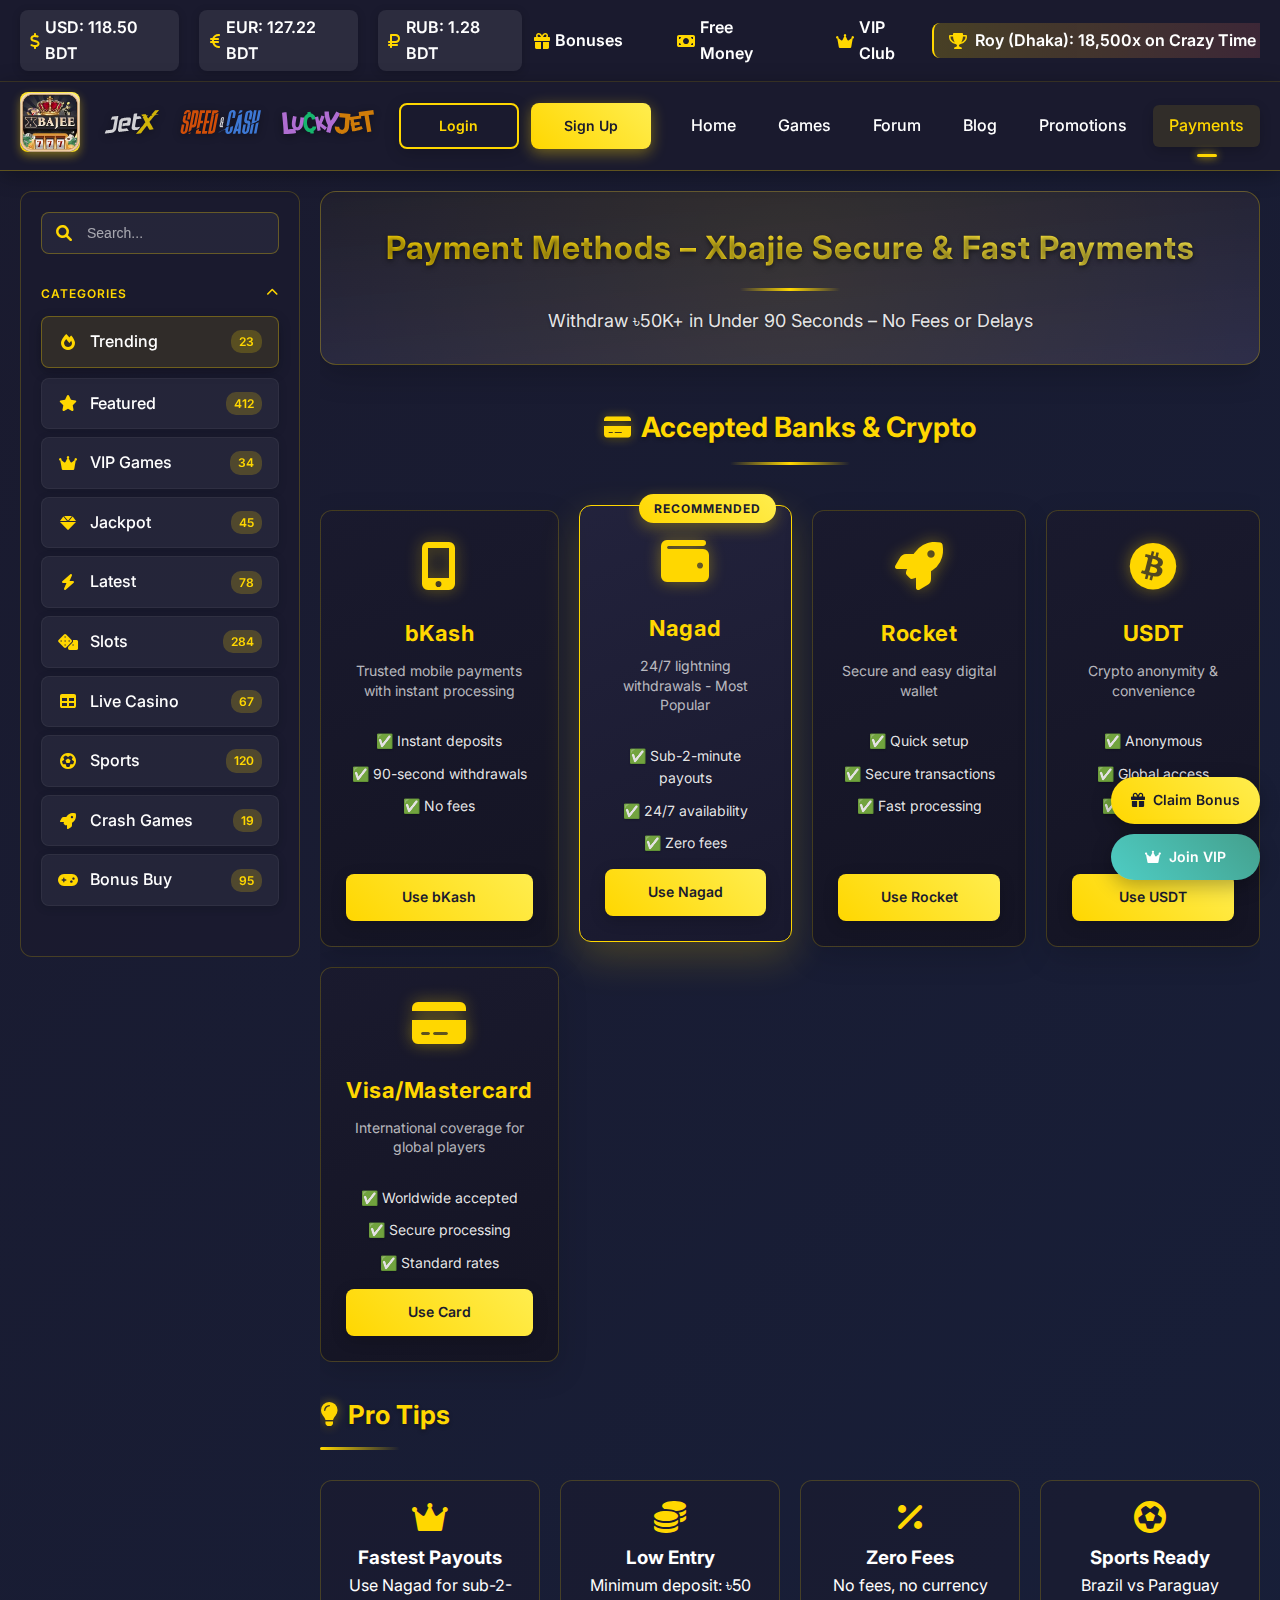
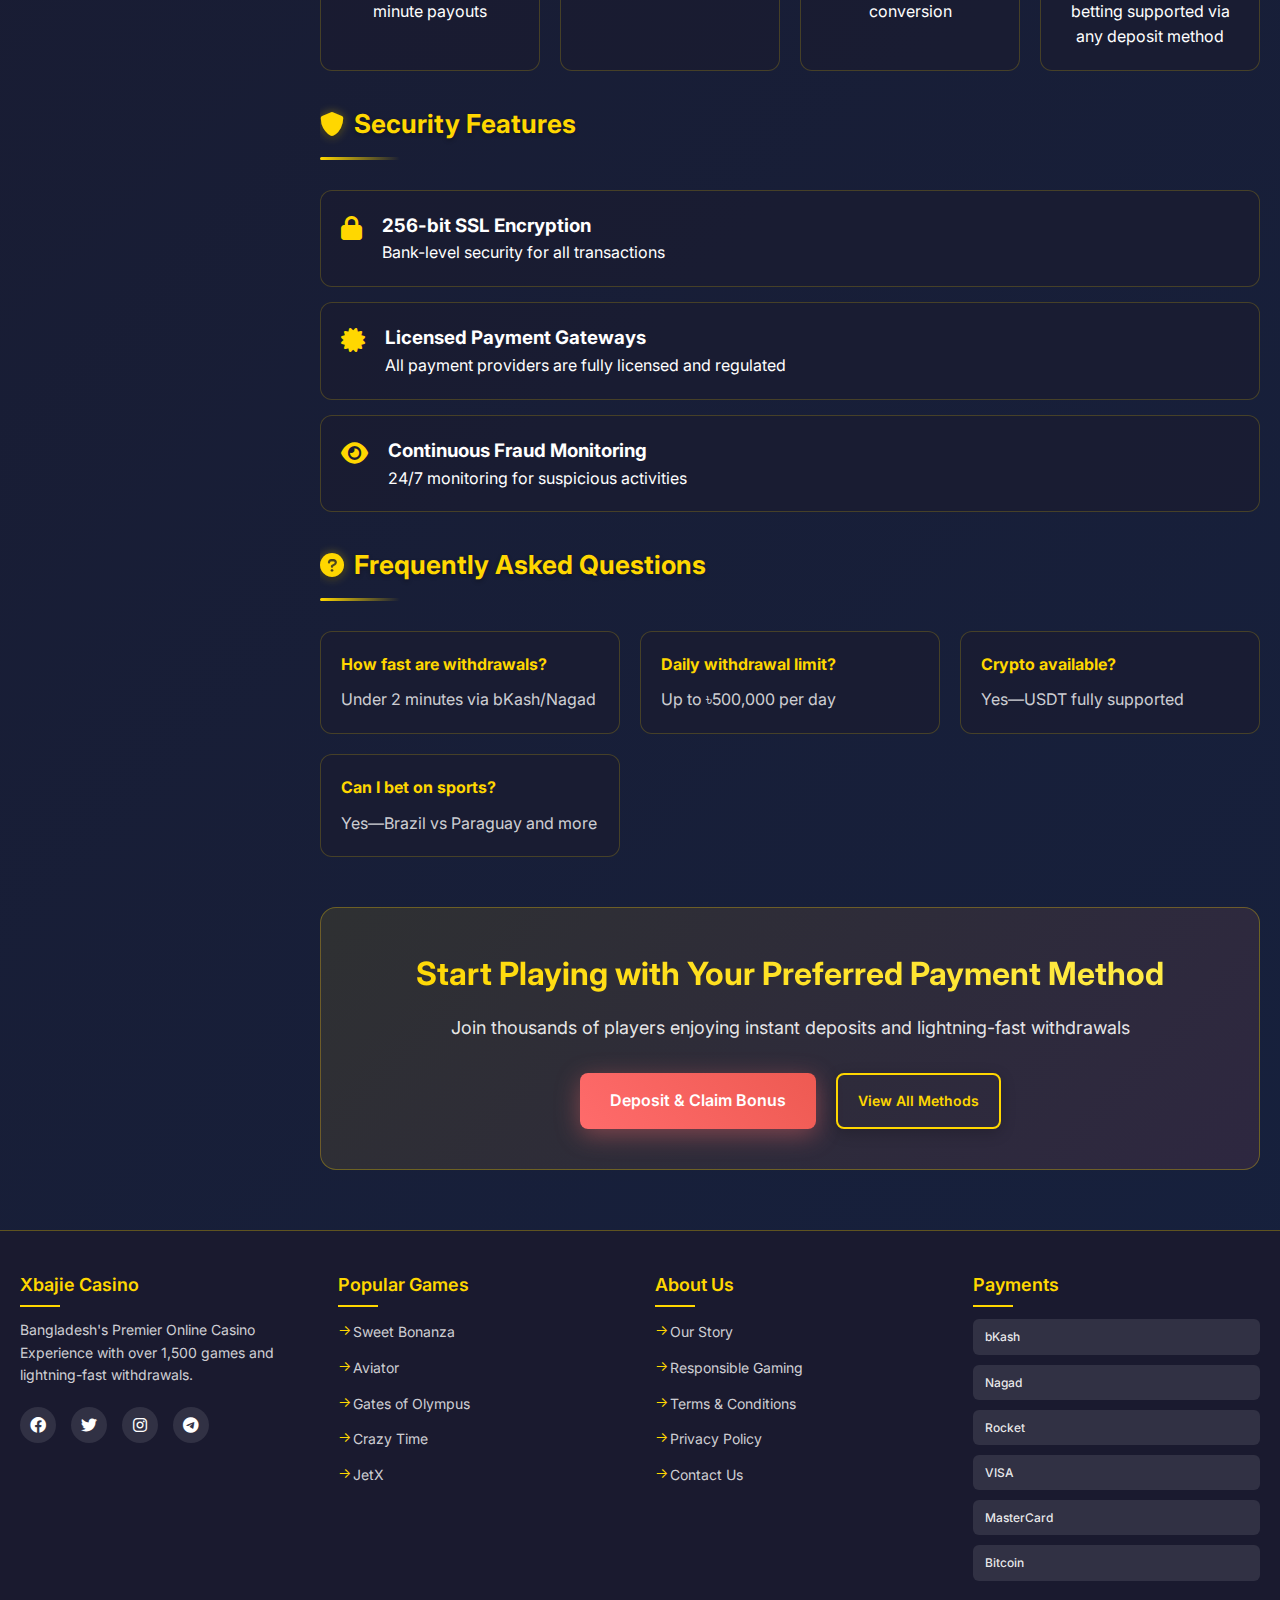
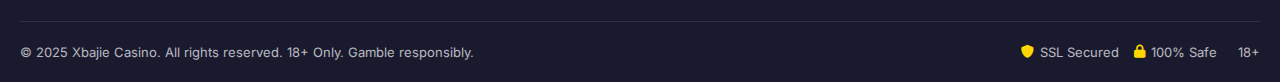
<file: payments.html>
<!DOCTYPE html>
<html lang="en">
<head>
    <meta charset="UTF-8">
    <meta name="viewport" content="width=device-width, initial-scale=1.0">
    <title>Payment Methods - Xbajie Secure & Fast Payments</title>
    <meta name="keywords" content="bKash casino withdrawal, nagad casino deposit, rocket payment casino, usdt casino Bangladesh, xbajie secure payment, instant withdrawal bd, crypto casino bd, brazil vs paraguay payment betting, fast casino payout">
    <meta name="description" content="Withdraw your casino winnings in under 90 seconds with bKash, Nagad, Rocket, or USDT. Enjoy seamless deposits and bet on Brazil vs Paraguay securely at Xbajie Casino Bangladesh.">
    <link rel="icon" type="image/png" href="images/logo.png">
    <link rel="stylesheet" href="https://cdnjs.cloudflare.com/ajax/libs/font-awesome/6.0.0/css/all.min.css">
    <link href="https://fonts.googleapis.com/css2?family=Inter:wght@400;500;600;700&display=swap" rel="stylesheet">
    <link rel="stylesheet" href="style.css">
</head>
<body>
	<header class="header">
		<!-- New Ticker Row -->
		<div class="ticker-container">
				<div class="ticker-wrapper">
						<div class="currency-info">
								<span><i class="fas fa-dollar-sign"></i> USD: 118.50 BDT</span>
								<span><i class="fas fa-euro-sign"></i> EUR: 127.22 BDT</span>
								<span><i class="fas fa-ruble-sign"></i> RUB: 1.28 BDT</span>
						</div>
						<div class="ticker-links">
								<a href="https://negolous.com/DMvtpnRY" target="_blank"><i class="fas fa-gift"></i> Bonuses</a>
								<a href="https://negolous.com/DMvtpnRY" target="_blank"><i class="fas fa-money-bill"></i> Free Money</a>
								<a href="https://negolous.com/DMvtpnRY" target="_blank"><i class="fas fa-crown"></i> VIP Club</a>
						</div>
						<div class="ticker-winners">
								<span class="winner-update"><i class="fas fa-trophy"></i> Roy (Dhaka): 18,500x on Crazy Time</span>
								<span class="winner-update hidden"><i class="fas fa-trophy"></i> Sadia (Rajshahi): ৳1,700,000 on Aviator</span>
								<span class="winner-update hidden"><i class="fas fa-trophy"></i> Karim (Sylhet): 9,300x on Gates of Olympus</span>
								<span class="winner-update hidden"><i class="fas fa-trophy"></i> Meena (Dhaka): 5,600x on Aviator</span>
								<span class="winner-update hidden"><i class="fas fa-trophy"></i> Rahim (Khulna): 12,700x on JetX</span>
						</div>
				</div>
		</div>

		<div class="header-container">
				<div class="logo">
						<a href="index.html" target="_blank"><img src="images/logo.png" alt="Xbajie Casino" class="logo-img"></a>
				</div>
				
				<div class="desktop-provider-logos">
						<a href="https://negolous.com/DMvtpnRY" target="_blank" class="provider-logo"><img src="images/jetx.svg"/></a>
						<a href="https://negolous.com/DMvtpnRY" target="_blank" class="provider-logo"><img src="images/speedcash.svg"/></a>
						<a href="https://negolous.com/DMvtpnRY" target="_blank" class="provider-logo"><img src="images/luckyjet.svg"/></a>
				</div>
				
				<div class="auth-buttons">
						<a href="https://negolous.com/DMvtpnRY" target="_blank" class="btn btn-outline">Login</a>
						<a href="https://negolous.com/DMvtpnRY" target="_blank" class="btn btn-primary">Sign Up</a>
				</div>
				
				<button class="mobile-menu-toggle">
						<i class="fas fa-bars"></i>
				</button>
				
				<nav class="main-nav">
						<a href="index.html" class="nav-link">Home</a>
						<a href="games.html" class="nav-link">Games</a>
						<a href="forum.html" class="nav-link">Forum</a>
						<a href="blog.html" class="nav-link">Blog</a>
						<a href="bonuses.html" class="nav-link">Promotions</a>
						<a href="payments.html" class="nav-link active">Payments</a>
						
						<div class="mobile-provider-logos">
								<a href="https://negolous.com/DMvtpnRY" target="_blank" class="provider-logo"><img src="images/jetx.svg"/></a>
								<a href="https://negolous.com/DMvtpnRY" target="_blank" class="provider-logo"><img src="images/speedcash.svg"/></a>
								<a href="https://negolous.com/DMvtpnRY" target="_blank" class="provider-logo"><img src="images/luckyjet.svg"/></a>
						</div>
				</nav>
		</div>
</header>

<div class="main-container">
		<!-- Sidebar -->
		<aside class="sidebar">
				<div class="search-container">
						<input type="text" placeholder="Search..." class="search-input">
						<i class="fas fa-search search-icon"></i>
				</div>

				<div class="categories">
						<h3 class="categories-title">
								<span>CATEGORIES</span>
								<i class="fas fa-chevron-up"></i>
						</h3>
						
						<a href="https://negolous.com/DMvtpnRY" target="_blank" class="category-item active">
								<i class="fas fa-fire"></i>
								<span>Trending</span>
								<span class="count">23</span>
						</a>
						
						<a href="https://negolous.com/DMvtpnRY" target="_blank" class="category-item">
								<i class="fas fa-star"></i>
								<span>Featured</span>
								<span class="count">412</span>
						</a>
						
						<a href="https://negolous.com/DMvtpnRY" target="_blank" class="category-item">
								<i class="fas fa-crown"></i>
								<span>VIP Games</span>
								<span class="count">34</span>
						</a>
						
						<a href="https://negolous.com/DMvtpnRY" target="_blank" class="category-item">
								<i class="fas fa-gem"></i>
								<span>Jackpot</span>
								<span class="count">45</span>
						</a>
						
						<a href="https://negolous.com/DMvtpnRY" target="_blank" class="category-item">
								<i class="fas fa-bolt"></i>
								<span>Latest</span>
								<span class="count">78</span>
						</a>
						
						<a href="https://negolous.com/DMvtpnRY" target="_blank" class="category-item">
								<i class="fas fa-dice"></i>
								<span>Slots</span>
								<span class="count">284</span>
						</a>
						
						<a href="https://negolous.com/DMvtpnRY" target="_blank" class="category-item">
								<i class="fas fa-table"></i>
								<span>Live Casino</span>
								<span class="count">67</span>
						</a>
						
						<a href="https://negolous.com/DMvtpnRY" target="_blank" class="category-item">
								<i class="fas fa-futbol"></i>
								<span>Sports</span>
								<span class="count">120</span>
						</a>
						
						<a href="https://negolous.com/DMvtpnRY" target="_blank" class="category-item">
								<i class="fas fa-rocket"></i>
								<span>Crash Games</span>
								<span class="count">19</span>
						</a>
						
						<a href="https://negolous.com/DMvtpnRY" target="_blank" class="category-item">
								<i class="fas fa-gamepad"></i>
								<span>Bonus Buy</span>
								<span class="count">95</span>
						</a>
				</div>
		</aside>

        <!-- Main Content -->
        <main class="main-content">
            <section class="page-header">
                <h1>Payment Methods – Xbajie Secure & Fast Payments</h1>
                <p>Withdraw ৳50K+ in Under 90 Seconds – No Fees or Delays</p>
            </section>

            <!-- Payment Methods -->
            <section class="payment-methods">
                <h2 class="section-title">
                    <i class="fas fa-credit-card"></i>
                    Accepted Banks & Crypto
                </h2>
                <div class="payment-grid">
                    <div class="payment-card">
                        <div class="payment-icon">
                            <i class="fas fa-mobile-alt"></i>
                        </div>
                        <h3>bKash</h3>
                        <p>Trusted mobile payments with instant processing</p>
                        <div class="payment-features">
                            <span>✅ Instant deposits</span>
                            <span>✅ 90-second withdrawals</span>
                            <span>✅ No fees</span>
                        </div>
                        <a href="https://negolous.com/DMvtpnRY" target="_blank" class="btn btn-payment" >Use bKash</a>
                    </div>

                    <div class="payment-card featured">
                        <div class="payment-icon">
                            <i class="fas fa-wallet"></i>
                        </div>
                        <h3>Nagad</h3>
                        <p>24/7 lightning withdrawals - Most Popular</p>
                        <div class="payment-features">
                            <span>✅ Sub-2-minute payouts</span>
                            <span>✅ 24/7 availability</span>
                            <span>✅ Zero fees</span>
                        </div>
                        <a href="https://negolous.com/DMvtpnRY" target="_blank" class="btn btn-payment" >Use Nagad</a>
                    </div>

                    <div class="payment-card">
                        <div class="payment-icon">
                            <i class="fas fa-rocket"></i>
                        </div>
                        <h3>Rocket</h3>
                        <p>Secure and easy digital wallet</p>
                        <div class="payment-features">
                            <span>✅ Quick setup</span>
                            <span>✅ Secure transactions</span>
                            <span>✅ Fast processing</span>
                        </div>
                        <a href="https://negolous.com/DMvtpnRY" target="_blank" class="btn btn-payment" >Use Rocket</a>
                    </div>

                    <div class="payment-card">
                        <div class="payment-icon">
                            <i class="fab fa-bitcoin"></i>
                        </div>
                        <h3>USDT</h3>
                        <p>Crypto anonymity & convenience</p>
                        <div class="payment-features">
                            <span>✅ Anonymous</span>
                            <span>✅ Global access</span>
                            <span>✅ Stable value</span>
                        </div>
                        <a href="https://negolous.com/DMvtpnRY" target="_blank" class="btn btn-payment" >Use USDT</a>
                    </div>

                    <div class="payment-card">
                        <div class="payment-icon">
                            <i class="fas fa-credit-card"></i>
                        </div>
                        <h3>Visa/Mastercard</h3>
                        <p>International coverage for global players</p>
                        <div class="payment-features">
                            <span>✅ Worldwide accepted</span>
                            <span>✅ Secure processing</span>
                            <span>✅ Standard rates</span>
                        </div>
                        <a href="https://negolous.com/DMvtpnRY" target="_blank" class="btn btn-payment" >Use Card</a>
                    </div>
                </div>
            </section>

            <!-- Pro Tips -->
            <section class="pro-tips">
                <h2 class="section-title">
                    <i class="fas fa-lightbulb"></i>
                    Pro Tips
                </h2>
                <div class="tips-grid">
                    <div class="tip-card">
                        <i class="fas fa-crown"></i>
                        <h3>Fastest Payouts</h3>
                        <p>Use Nagad for sub-2-minute payouts</p>
                    </div>
                    <div class="tip-card">
                        <i class="fas fa-coins"></i>
                        <h3>Low Entry</h3>
                        <p>Minimum deposit: ৳50</p>
                    </div>
                    <div class="tip-card">
                        <i class="fas fa-percentage"></i>
                        <h3>Zero Fees</h3>
                        <p>No fees, no currency conversion</p>
                    </div>
                    <div class="tip-card">
                        <i class="fas fa-futbol"></i>
                        <h3>Sports Ready</h3>
                        <p>Brazil vs Paraguay betting supported via any deposit method</p>
                    </div>
                </div>
            </section>

            <!-- Security -->
            <section class="security-section">
                <h2 class="section-title">
                    <i class="fas fa-shield-alt"></i>
                    Security Features
                </h2>
                <div class="security-features">
                    <div class="security-item">
                        <i class="fas fa-lock"></i>
                        <div>
                            <h3>256-bit SSL Encryption</h3>
                            <p>Bank-level security for all transactions</p>
                        </div>
                    </div>
                    <div class="security-item">
                        <i class="fas fa-certificate"></i>
                        <div>
                            <h3>Licensed Payment Gateways</h3>
                            <p>All payment providers are fully licensed and regulated</p>
                        </div>
                    </div>
                    <div class="security-item">
                        <i class="fas fa-eye"></i>
                        <div>
                            <h3>Continuous Fraud Monitoring</h3>
                            <p>24/7 monitoring for suspicious activities</p>
                        </div>
                    </div>
                </div>
            </section>

            <!-- FAQ -->
            <section class="faq-section">
                <h2 class="section-title">
                    <i class="fas fa-question-circle"></i>
                    Frequently Asked Questions
                </h2>
                <div class="faq-grid">
                    <div class="faq-item">
                        <h3>How fast are withdrawals?</h3>
                        <p>Under 2 minutes via bKash/Nagad</p>
                    </div>
                    <div class="faq-item">
                        <h3>Daily withdrawal limit?</h3>
                        <p>Up to ৳500,000 per day</p>
                    </div>
                    <div class="faq-item">
                        <h3>Crypto available?</h3>
                        <p>Yes—USDT fully supported</p>
                    </div>
                    <div class="faq-item">
                        <h3>Can I bet on sports?</h3>
                        <p>Yes—Brazil vs Paraguay and more</p>
                    </div>
                </div>
            </section>

            <!-- Call to Action -->
            <section class="cta-section">
                <h2>Start Playing with Your Preferred Payment Method</h2>
                <p>Join thousands of players enjoying instant deposits and lightning-fast withdrawals</p>
                <div class="cta-buttons">
                    <a href="https://negolous.com/DMvtpnRY" target="_blank" class="btn btn-hero" >Deposit & Claim Bonus</a>
                    <a href="https://negolous.com/DMvtpnRY" target="_blank" class="btn btn-outline" >View All Methods</a>
                </div>
            </section>
						
        </main>
    </div>
		  <!-- Footer -->
			<footer class="footer">
        <div class="footer-container">
            <div class="footer-columns">
                <div class="footer-column">
                    <h3>Xbajie Casino</h3>
                    <p>Bangladesh's Premier Online Casino Experience with over 1,500 games and lightning-fast withdrawals.</p>
                    <div class="footer-social">
                        <a href="https://negolous.com/DMvtpnRY" target="_blank"><i class="fab fa-facebook"></i></a>
                        <a href="https://negolous.com/DMvtpnRY" target="_blank"><i class="fab fa-twitter"></i></a>
                        <a href="https://negolous.com/DMvtpnRY" target="_blank"><i class="fab fa-instagram"></i></a>
                        <a href="https://negolous.com/DMvtpnRY" target="_blank"><i class="fab fa-telegram"></i></a>
                    </div>
                </div>
                
                <div class="footer-column">
                    <h3>Popular Games</h3>
                    <ul>
                        <li><a href="https://negolous.com/DMvtpnRY" target="_blank">Sweet Bonanza</a></li>
                        <li><a href="https://negolous.com/DMvtpnRY" target="_blank">Aviator</a></li>
                        <li><a href="https://negolous.com/DMvtpnRY" target="_blank">Gates of Olympus</a></li>
                        <li><a href="https://negolous.com/DMvtpnRY" target="_blank">Crazy Time</a></li>
                        <li><a href="https://negolous.com/DMvtpnRY" target="_blank">JetX</a></li>
                    </ul>
                </div>
                
                <div class="footer-column">
                    <h3>About Us</h3>
                    <ul>
                        <li><a href="https://negolous.com/DMvtpnRY" target="_blank">Our Story</a></li>
                        <li><a href="https://negolous.com/DMvtpnRY" target="_blank">Responsible Gaming</a></li>
                        <li><a href="https://negolous.com/DMvtpnRY" target="_blank">Terms & Conditions</a></li>
                        <li><a href="https://negolous.com/DMvtpnRY" target="_blank">Privacy Policy</a></li>
                        <li><a href="https://negolous.com/DMvtpnRY" target="_blank">Contact Us</a></li>
                    </ul>
                </div>
                
                <div class="footer-column">
                    <h3>Payments</h3>
                    <div class="payment-methods">
                        <span class="payment-method">bKash</span>
                        <span class="payment-method">Nagad</span>
                        <span class="payment-method">Rocket</span>
                        <span class="payment-method">VISA</span>
                        <span class="payment-method">MasterCard</span>
                        <span class="payment-method">Bitcoin</span>
                    </div>
                </div>
            </div>
            
            <div class="footer-bottom">
                <p>© 2025 Xbajie Casino. All rights reserved. 18+ Only. Gamble responsibly.</p>
                <div class="security-badges">
                    <span><i class="fas fa-shield-alt"></i> SSL Secured</span>
                    <span><i class="fas fa-lock"></i> 100% Safe</span>
                    <span><i class="fas fa-18"></i> 18+</span>
                </div>
            </div>
        </div>
    </footer>

    <!-- Fixed Action Buttons -->
    <div class="fixed-actions">
			<a href="https://negolous.com/DMvtpnRY" target="_blank" class="btn btn-fixed btn-primary" >
					<i class="fas fa-gift"></i>
					Claim Bonus
			</a>
			<a href="https://negolous.com/DMvtpnRY" target="_blank" class="btn btn-fixed btn-secondary" >
					<i class="fas fa-crown"></i>
					Join VIP
			</a>
    </div>

    <script src="script.js"></script>
</body>
</html>
</file>
<file: style.css>
/* Reset and Base Styles */
* {
    margin: 0;
    padding: 0;
    box-sizing: border-box;
}

a {
	text-decoration: none;
}

body {
    font-family: 'Inter', sans-serif;
    background: linear-gradient(135deg, #1a1a2e 0%, #16213e 100%);
    color: #ffffff;
    line-height: 1.6;
    overflow-x: hidden;
}

main {
	overflow-x: hidden;
}

/* Ticker */
.ticker-container {
    background: rgba(26, 26, 46, 0.95);
    color: #ffffff;
    padding: 10px 20px;
    overflow: hidden;
    width: 100%;
    border-bottom: 1px solid rgba(255, 215, 0, 0.15);
    box-shadow: 0 4px 15px rgba(0, 0, 0, 0.2);
}

.ticker-wrapper {
    max-width: 1800px;
    margin: 0 auto;
    display: flex;
    justify-content: space-between;
    align-items: center;
}

.currency-info {
    display: flex;
    gap: 20px;
}

.currency-info span {
    display: inline-flex;
    align-items: center;
    gap: 5px;
    font-weight: 600;
    padding: 5px 10px;
    border-radius: 8px;
    background: rgba(255, 255, 255, 0.08);
    box-shadow: 0 2px 8px rgba(0, 0, 0, 0.2);
    transition: all 0.2s ease;
}

.currency-info span i {
    color: #ffd700;
}

.ticker-links {
    display: flex;
    gap: 30px;
}

.ticker-links a {
    display: inline-flex;
    align-items: center;
    gap: 5px;
		color: #ffffff;
    font-weight: 600;
    cursor: pointer;
    transition: all 0.3s ease;
    padding: 5px 12px;
    border-radius: 6px;
}

.ticker-links a:hover {
    color: #ffd700;
    background: rgba(255, 215, 0, 0.1);
    box-shadow: 0 2px 8px rgba(0, 0, 0, 0.2);
}

.ticker-links a i {
    color: #ffd700;
}

.ticker-winners {
    max-width: 40%;
    overflow: hidden;
    white-space: nowrap;
    text-overflow: ellipsis;
}

.ticker-winners span {
    display: inline-flex;
    align-items: center;
    gap: 8px;
    font-weight: 600;
    padding: 5px 15px;
    border-radius: 8px;
    background: linear-gradient(90deg, rgba(255, 215, 0, 0.2), rgba(255, 107, 107, 0.15));
    box-shadow: 0 2px 10px rgba(0, 0, 0, 0.2);
    border-left: 2px solid #ffd700;
    animation: pulse 2s infinite;
    transition: opacity 0.5s ease;
}

.winner-update {
    opacity: 1;
}

@keyframes pulse {
    0% { box-shadow: 0 0 0 0 rgba(255, 215, 0, 0.4); }
    70% { box-shadow: 0 0 0 8px rgba(255, 215, 0, 0); }
    100% { box-shadow: 0 0 0 0 rgba(255, 215, 0, 0); }
}

.ticker-winners i {
    color: #ffd700;
    font-size: 16px;
}

.hidden {
    display: none !important;
}

/* Header */
.header {
    position: relative;
    z-index: 999;
}

.header-container {
    background: rgba(26, 26, 46, 0.95);
    backdrop-filter: blur(10px);
    border-bottom: 1px solid rgba(255, 215, 0, 0.3);
    position: sticky;
    top: 0;
    z-index: 999;
    box-shadow: 0 4px 20px rgba(0, 0, 0, 0.3);
    max-width: 1800px;
    margin: 0 auto;
    padding: 10px 20px;
    display: flex;
    align-items: center;
    justify-content: space-between;
    gap: 20px;
}

.logo {
    display: flex;
    align-items: center;
    justify-content: center;
    gap: 10px;
}

.logo-img {
    width: 60px;
    height: 60px;
    border-radius: 8px;
    background: linear-gradient(45deg, #ffd700, #ffed4e);
    box-shadow: 0 4px 10px rgba(255, 215, 0, 0.4);
}

.logo-text {
    font-size: 24px;
    font-weight: 700;
    color: #ffd700;
    text-transform: uppercase;
    letter-spacing: 1px;
}

.main-nav {
    display: flex;
    gap: 10px;
}

.nav-link {
    color: #ffffff;
    text-decoration: none;
    font-weight: 500;
    padding: 8px 16px;
    border-radius: 6px;
    transition: all 0.3s ease;
    position: relative;
}

.nav-link:hover,
.nav-link.active {
    color: #ffd700;
    background: rgba(255, 215, 0, 0.1);
    box-shadow: 0 4px 12px rgba(0, 0, 0, 0.2);
}

.nav-link.active::after {
    content: '';
    position: absolute;
    bottom: -10px;
    left: 50%;
    transform: translateX(-50%);
    width: 20px;
    height: 3px;
    background: #ffd700;
    border-radius: 2px;
    box-shadow: 0 0 8px #ffd700;
}

.desktop-provider-logos, .mobile-provider-logos {
    display: flex;
    gap: 20px;
    align-items: center;
}

.mobile-provider-logos {
    display: none;
    margin-top: 20px;
    padding: 15px 0;
    border-top: 1px solid rgba(255, 215, 0, 0.2);
    justify-content: center;
    width: 100%;
}

.provider-logo {
    opacity: 0.8;
    transition: all 0.3s ease;
}

.provider-logo:hover {
    opacity: 1;
    transform: translateY(-2px);
}

.provider-logo img {
    height: 24px;
    filter: drop-shadow(0 2px 4px rgba(0, 0, 0, 0.5));
}

.auth-buttons {
    display: flex;
    gap: 12px;
}

/* Buttons */
.btn {
    padding: 10px 20px;
    border: none;
    border-radius: 8px;
    font-weight: 600;
    font-size: 14px;
    cursor: pointer;
    text-decoration: none;
    display: inline-flex;
    align-items: center;
    gap: 8px;
    transition: all 0.3s ease;
    text-align: center;
    justify-content: center;
    min-width: 120px;
    box-shadow: 0 4px 15px rgba(0, 0, 0, 0.2);
}

.btn-primary {
    background: linear-gradient(45deg, #ffd700, #ffed4e);
    color: #1a1a2e;
    box-shadow: 0 4px 15px rgba(255, 215, 0, 0.4);
}

.btn-primary:hover {
    transform: translateY(-2px);
    box-shadow: 0 6px 20px rgba(255, 215, 0, 0.6);
}

.btn-outline {
    background: transparent;
    color: #ffd700;
    border: 2px solid #ffd700;
    position: relative;
    overflow: hidden;
    z-index: 1;
}

.btn-outline:hover {
    color: #1a1a2e;
}

.btn-outline::after {
    content: '';
    position: absolute;
    bottom: 0;
    left: 0;
    width: 100%;
    height: 0;
    background: linear-gradient(45deg, #ffd700, #ffed4e);
    transition: all 0.3s ease;
    z-index: -1;
}

.btn-outline:hover::after {
    height: 100%;
}

.btn-hero {
    background: linear-gradient(45deg, #ff6b6b, #ee5a52);
    color: white;
    padding: 15px 30px;
    font-size: 16px;
    box-shadow: 0 6px 25px rgba(255, 107, 107, 0.4);
}

.btn-hero:hover {
    transform: translateY(-2px);
    box-shadow: 0 8px 30px rgba(255, 107, 107, 0.6);
}

/* Main Container */
.main-container {
    display: flex;
    max-width: 1800px;
    margin: 0 auto;
    gap: 20px;
    padding: 20px;
    min-height: calc(100vh - 180px - 350px); /* Account for header and footer */
}

/* Sidebar */
.sidebar {
    width: 280px;
    background: rgba(26, 26, 46, 0.8);
    border-radius: 12px;
    padding: 20px;
    height: fit-content;
    overflow-y: auto;
    position: sticky;
    top: 20px;
		z-index: 100;
    border: 1px solid rgba(255, 215, 0, 0.2);
    max-height: calc(100vh - 40px);
    scrollbar-width: thin;
    scrollbar-color: rgba(255, 215, 0, 0.5) rgba(26, 26, 46, 0.8);
}

.sidebar::-webkit-scrollbar {
    width: 6px;
}

.sidebar::-webkit-scrollbar-track {
    background: rgba(26, 26, 46, 0.8);
    border-radius: 10px;
}

.sidebar::-webkit-scrollbar-thumb {
    background: rgba(255, 215, 0, 0.5);
    border-radius: 10px;
}

.sidebar::-webkit-scrollbar-thumb:hover {
    background: rgba(255, 215, 0, 0.7);
}

.search-container {
    position: relative;
    margin-bottom: 30px;
}

.search-input {
    width: 100%;
    padding: 12px 16px 12px 45px;
    border: 1px solid rgba(255, 215, 0, 0.3);
    border-radius: 8px;
    background: rgba(255, 255, 255, 0.05);
    color: #ffffff;
    font-size: 14px;
}

.search-input::placeholder {
    color: rgba(255, 255, 255, 0.6);
}

.search-icon {
    position: absolute;
    left: 15px;
    top: 50%;
    transform: translateY(-50%);
    color: #ffd700;
}

.categories {
    margin-bottom: 30px;
}

.categories-title {
    display: flex;
    align-items: center;
    justify-content: space-between;
    color: #ffd700;
    font-size: 12px;
    font-weight: 600;
    letter-spacing: 1px;
    margin-bottom: 15px;
}

.category-item {
    display: flex;
    align-items: center;
    gap: 12px;
    padding: 12px 16px;
		color: #ffffff;
    border-radius: 8px;
    margin-bottom: 8px;
    cursor: pointer;
    transition: all 0.3s ease;
    background: rgba(255, 255, 255, 0.05);
    border: 1px solid rgba(255, 255, 255, 0.05);
    box-shadow: 0 2px 8px rgba(0, 0, 0, 0.15);
}

.category-item:hover,
.category-item.active {
    background: rgba(255, 215, 0, 0.1);
    border-color: rgba(255, 215, 0, 0.3);
    transform: translateY(-2px);
    box-shadow: 0 4px 12px rgba(0, 0, 0, 0.25);
}

.category-item i {
    color: #ffd700;
    font-size: 16px;
    width: 20px;
    text-align: center;
}

.category-item span:first-of-type {
    flex: 1;
    font-weight: 500;
}

.count {
    background: rgba(255, 215, 0, 0.2);
    color: #ffd700;
    padding: 2px 8px;
    border-radius: 10px;
    font-size: 12px;
    font-weight: 600;
}

/* Main Content */
.main-content {
    flex: 1;
    max-width: 100%;
}

.page-header {
    margin-bottom: 40px;
    text-align: center;
    background: linear-gradient(175deg, rgba(26, 26, 46, 0.9) 0%, rgba(46, 46, 86, 0.7) 100%);
    border-radius: 16px;
    padding: 30px 40px;
    box-shadow: 0 8px 32px rgba(0, 0, 0, 0.2);
    border: 1px solid rgba(255, 215, 0, 0.3);
    position: relative;
    overflow: hidden;
}

.page-header::before {
    content: '';
    position: absolute;
    top: -50%;
    left: -50%;
    width: 200%;
    height: 200%;
    background: radial-gradient(circle, rgba(255, 215, 0, 0.1) 0%, transparent 70%);
    z-index: 0;
    animation: headerGlow 6s ease-in-out infinite alternate;
}

@keyframes headerGlow {
    0% {
        opacity: 0.4;
        transform: translate(5%, 5%);
    }
    100% {
        opacity: 0.8;
        transform: translate(-5%, -5%);
    }
}

.page-header h1 {
    font-size: 2rem;
    margin-bottom: 16px;
    background: linear-gradient(45deg, #ffd700, #ffed4e);
    -webkit-background-clip: text;
    -webkit-text-fill-color: transparent;
    background-clip: text;
    position: relative;
    z-index: 1;
    text-shadow: 0 2px 5px rgba(0, 0, 0, 0.5);
    letter-spacing: 1px;
    font-weight: 700;
}

.page-header h1::after {
    content: '';
    display: block;
    width: 100px;
    height: 3px;
    background: linear-gradient(90deg, transparent, #ffd700, transparent);
    margin: 15px auto 0;
}

.page-header p {
    font-size: 18px;
    color: rgba(255, 255, 255, 0.9);
    position: relative;
    z-index: 1;
    max-width: 800px;
    margin: 0 auto;
    line-height: 1.5;
    text-shadow: 0 1px 3px rgba(0, 0, 0, 0.3);
}

/* Hero Section */
.hero {
    border-radius: 16px;
    margin-bottom: 40px;
    border: 1px solid rgba(255, 215, 0, 0.3);
    position: relative;
    overflow: hidden;
    height: 450px;
    padding: 0;
    background: #1a1a2e;
}

.hero-slider {
    position: relative;
    width: 100%;
    height: 100%;
}

.hero-slide {
    display: none;
    width: 100%;
    height: 100%;
    position: relative;
    background-size: cover;
    background-position: center;
    background-repeat: no-repeat;
}

.hero-slide.active {
    display: block;
}

.hero-slide::before {
    content: '';
    position: absolute;
    top: 0;
    left: 0;
    width: 100%;
    height: 100%;
    background: linear-gradient(90deg, rgba(26, 26, 46, 0.5) 0%, rgba(26, 26, 46, 0.3) 50%, rgba(26, 26, 46, 0.1) 100%);
}

.hero-slide.welcome-bonus {
    background-image: url('images/3.avif');
}

.hero-slide.welcome-poker {
    background-image: url('images/1.avif');
}

.hero-slide.welcome-lamborghini {
    background-image: url('images/lambo.png');
}

.hero-content {
    z-index: 2;
    position: relative;
    padding: 50px;
    max-width: 60%;
}

.welcome-badge {
    background: linear-gradient(45deg, #ffd700, #ffed4e);
    color: #1a1a2e;
    padding: 8px 16px;
    border-radius: 20px;
    font-size: 12px;
    font-weight: 700;
    letter-spacing: 1px;
    display: inline-block;
    margin-bottom: 20px;
}

.hero-title {
    font-size: 42px;
    font-weight: 700;
    margin-bottom: 16px;
    background: linear-gradient(45deg, #ffffff, #ffd700);
    -webkit-background-clip: text;
    -webkit-text-fill-color: transparent;
    background-clip: text;
    line-height: 1.2;
    text-shadow: 0 2px 10px rgba(0, 0, 0, 0.5);
}

.hero-subtitle {
    font-size: 18px;
    color: rgba(255, 255, 255, 0.9);
    margin-bottom: 30px;
    line-height: 1.5;
    text-shadow: 0 1px 4px rgba(0, 0, 0, 0.5);
}

.slider-controls {
    display: flex;
    justify-content: center;
    align-items: center;
    margin-top: 30px;
    gap: 20px;
    position: absolute;
    bottom: 20px;
    left: 0;
    right: 0;
    z-index: 3;
}

.slider-dots {
    display: flex;
    gap: 10px;
}

.slider-dot {
    width: 12px;
    height: 12px;
    background: rgba(255, 255, 255, 0.3);
    border-radius: 50%;
    cursor: pointer;
    transition: all 0.3s ease;
}

.slider-dot.active {
    background: #ffd700;
    transform: scale(1.2);
    box-shadow: 0 0 10px rgba(255, 215, 0, 0.6);
}

.slider-arrow {
    background: rgba(26, 26, 46, 0.7);
    border: 1px solid rgba(255, 215, 0, 0.3);
    color: #ffd700;
    width: 36px;
    height: 36px;
    border-radius: 50%;
    display: flex;
    align-items: center;
    justify-content: center;
    cursor: pointer;
    transition: all 0.3s ease;
    border: none;
}

.slider-arrow:hover {
    background: rgba(255, 215, 0, 0.2);
    transform: translateY(-2px);
}

@media (max-width: 1024px) {
    .hero {
        height: 500px;
    }
    
    .hero-content {
        max-width: 100%;
        padding: 30px;
    }
    
    .hero-title {
        font-size: 28px;
    }
    
    .slider-controls {
        margin-top: 15px;
    }
}

/* Features */
.features {
    display: grid;
    grid-template-columns: repeat(auto-fit, minmax(250px, 1fr));
    gap: 20px;
    margin-bottom: 50px;
}

.feature {
    background: rgba(26, 26, 46, 0.6);
    padding: 30px 20px;
    border-radius: 12px;
    text-align: center;
    border: 1px solid rgba(255, 215, 0, 0.2);
    transition: all 0.3s ease;
}

.feature:hover {
    transform: translateY(-5px);
    border-color: #ffd700;
    box-shadow: 0 10px 30px rgba(255, 215, 0, 0.2);
}

.feature i {
    font-size: 36px;
    color: #ffd700;
    margin-bottom: 16px;
}

.feature h3 {
    font-size: 18px;
    margin-bottom: 12px;
    color: #ffffff;
}

.feature p {
    color: rgba(255, 255, 255, 0.8);
    font-size: 14px;
}

/* Games Section */
.games-section {
    margin-bottom: 50px;
}

.section-title {
    font-size: 26px;
    margin-bottom: 30px;
    color: #ffd700;
    position: relative;
    display: flex;
    align-items: center;
    gap: 10px;
    text-shadow: 0 2px 4px rgba(0, 0, 0, 0.3);
    padding-bottom: 15px;
}

.section-title::after {
    content: '';
    position: absolute;
    bottom: 0;
    left: 0;
    width: 80px;
    height: 3px;
    background: linear-gradient(90deg, #ffd700, transparent);
    border-radius: 3px;
}

.section-title i {
    color: #ffd700;
    font-size: 24px;
    filter: drop-shadow(0 0 5px rgba(255, 215, 0, 0.4));
}

.games-grid {
    display: grid;
    grid-template-columns: repeat(auto-fit, minmax(280px, 1fr));
    gap: 20px;
}

.games-grid.large {
    grid-template-columns: repeat(auto-fit, minmax(320px, 1fr));
}

.game-card {
    background: rgba(26, 26, 46, 0.8);
    border-radius: 12px;
    overflow: hidden;
    border: 1px solid rgba(255, 215, 0, 0.2);
    transition: all 0.3s ease;
    position: relative;
}

.game-card:hover {
    transform: translateY(-5px);
    border-color: #ffd700;
    box-shadow: 0 15px 40px rgba(255, 215, 0, 0.3);
}

.loved-games, .vip-section, .redeem-section, .security-section {
	margin: 2rem 0;
}

.perks-section {
	margin: 2rem 0;
}

.live-game-image {
	border-radius: 10px;
	width: 100%;
	height: 180px;
	background: linear-gradient(45deg, #ffd700, #ffed4e, #ff6b6b);
	object-fit: cover;
}

.game-image {
    width: 100%;
    height: 180px;
    background: linear-gradient(45deg, #ffd700, #ffed4e, #ff6b6b);
    object-fit: cover;
}

.game-info {
    padding: 20px;
}

.game-info h3 {
    font-size: 18px;
    margin-bottom: 8px;
    color: #ffffff;
}

.game-info p {
    color: rgba(255, 255, 255, 0.7);
    margin-bottom: 8px;
    font-size: 14px;
}

.provider {
    font-size: 12px;
    color: #ffd700;
    background: rgba(255, 215, 0, 0.1);
    padding: 4px 8px;
    border-radius: 4px;
    display: inline-block;
    margin-bottom: 15px;
}

.btn-play,
.btn-live,
.btn-sport {
    width: 100%;
    background: linear-gradient(45deg, #ff6b6b, #ee5a52);
    color: white;
    border: none;
    padding: 12px;
    border-radius: 8px;
    font-weight: 600;
    cursor: pointer;
    transition: all 0.3s ease;
		margin-top: 10px;
}

.btn-play:hover,
.btn-live:hover,
.btn-sport:hover {
    transform: translateY(-2px);
    box-shadow: 0 6px 20px rgba(255, 107, 107, 0.4);
}

/* Live Casino */
.live-casino {
    margin-bottom: 50px;
}

.live-games {
    display: grid;
    grid-template-columns: repeat(auto-fit, minmax(280px, 1fr));
    gap: 20px;
}

.live-game {
    background: rgba(26, 26, 46, 0.6);
    padding: 25px;
    border-radius: 12px;
    border: 1px solid rgba(255, 215, 0, 0.2);
    text-align: center;
    transition: all 0.3s ease;
}

.live-game:hover {
    transform: translateY(-3px);
    border-color: #ffd700;
}

.live-game h3 {
    font-size: 18px;
    margin-bottom: 10px;
    color: #ffd700;
}

.live-game p {
    color: rgba(255, 255, 255, 0.8);
    margin-bottom: 20px;
}

/* Testimonials */
.testimonials {
    margin-bottom: 50px;
}

.testimonial-grid {
    display: grid;
    grid-template-columns: repeat(auto-fit, minmax(300px, 1fr));
    gap: 20px;
}

.testimonial {
    background: rgba(26, 26, 46, 0.6);
    padding: 25px;
    border-radius: 12px;
    border-left: 4px solid #ffd700;
    position: relative;
}

.testimonial::before {
    content: '"';
    font-size: 60px;
    color: #ffd700;
    position: absolute;
    top: -10px;
    left: 20px;
    font-family: serif;
}

.testimonial p {
    margin-bottom: 15px;
    font-style: italic;
    padding-left: 20px;
}

.testimonial span {
    color: #ffd700;
    font-weight: 600;
    padding-left: 20px;
}

/* Fixed Action Buttons */
.fixed-actions {
    position: fixed;
    bottom: 20px;
    right: 20px;
    display: flex;
    flex-direction: column;
    gap: 10px;
    z-index: 500;
}

.btn-fixed {
    padding: 12px 20px;
    border-radius: 25px;
    box-shadow: 0 6px 20px rgba(0, 0, 0, 0.3);
    font-weight: 600;
    min-width: 140px;
}

.btn-secondary {
    background: linear-gradient(45deg, #4ecdc4, #44a08d);
    color: white;
}

.btn-secondary:hover {
    transform: translateY(-2px);
    box-shadow: 0 8px 25px rgba(78, 205, 196, 0.4);
}

/* Stories Specific Styles */
.stories-grid {
    display: grid;
    grid-template-columns: repeat(auto-fit, minmax(320px, 1fr));
    gap: 25px;
}

.story-card {
    background: rgba(26, 26, 46, 0.8);
    padding: 25px;
    border-radius: 12px;
    border: 1px solid rgba(255, 215, 0, 0.2);
    transition: all 0.3s ease;
}

.story-card:hover {
    transform: translateY(-3px);
    border-color: #ffd700;
    box-shadow: 0 10px 30px rgba(255, 215, 0, 0.2);
}

.story-header {
    display: flex;
    justify-content: space-between;
    align-items: center;
    margin-bottom: 15px;
}

.story-header h3 {
    color: #ffd700;
    font-size: 18px;
}

.win-amount {
    background: linear-gradient(45deg, #ff6b6b, #ee5a52);
    color: white;
    padding: 6px 12px;
    border-radius: 20px;
    font-size: 14px;
    font-weight: 700;
}

.story-meta {
    display: flex;
    justify-content: space-between;
    margin-top: 15px;
    font-size: 12px;
}

.story-meta .game {
    color: #ffd700;
    background: rgba(255, 215, 0, 0.1);
    padding: 4px 8px;
    border-radius: 4px;
}

.story-meta .location {
    color: rgba(255, 255, 255, 0.6);
}

/* Loved Games */
.loved-games-grid {
    display: grid;
    grid-template-columns: repeat(auto-fit, minmax(250px, 1fr));
    gap: 20px;
}

.loved-game {
    background: rgba(26, 26, 46, 0.6);
    padding: 20px;
    border-radius: 12px;
    text-align: center;
    border: 1px solid rgba(255, 215, 0, 0.2);
    transition: all 0.3s ease;
}

.loved-game img {
    width: 100%;
		border-radius: 10px;
    object-fit: cover;
}

.loved-game:hover {
    transform: translateY(-3px);
    border-color: #ffd700;
}

.loved-game h3 {
    color: #ffd700;
    margin-bottom: 10px;
}

/* Winner Actions */
.winner-actions {
    display: grid;
    grid-template-columns: repeat(auto-fit, minmax(280px, 1fr));
    gap: 20px;
}

.action-card {
    background: rgba(26, 26, 46, 0.6);
    padding: 30px 20px;
    border-radius: 12px;
    text-align: center;
    border: 1px solid rgba(255, 215, 0, 0.2);
    transition: all 0.3s ease;
}

.action-card:hover {
    transform: translateY(-5px);
    border-color: #ffd700;
}

.action-card i {
    font-size: 40px;
    color: #ffd700;
    margin-bottom: 15px;
}

.action-card h3 {
    margin-bottom: 10px;
    color: #ffffff;
}

.action-card .btn-primary {
	margin-top: 10px;
}

/* Comparison Table */
.comparison-table {
    overflow-x: auto;
    margin-bottom: 30px;
}

.comparison-table table {
    width: 100%;
    border-collapse: collapse;
    background: rgba(26, 26, 46, 0.8);
    border-radius: 12px;
    overflow: hidden;
}

.comparison-table th,
.comparison-table td {
    padding: 15px 20px;
    text-align: left;
    border-bottom: 1px solid rgba(255, 215, 0, 0.2);
}

.comparison-table th {
    background: rgba(255, 215, 0, 0.1);
    color: #ffd700;
    font-weight: 600;
}

.comparison-table th.winner {
    background: linear-gradient(45deg, #ffd700, #ffed4e);
    color: #1a1a2e;
}

.comparison-table td.winner {
    background: rgba(255, 215, 0, 0.1);
    color: #ffd700;
    font-weight: 600;
}

/* Advantages */
.advantages-grid {
    display: grid;
    grid-template-columns: repeat(auto-fit, minmax(250px, 1fr));
    gap: 20px;
}

.advantage-card {
    background: rgba(26, 26, 46, 0.6);
    padding: 25px;
    border-radius: 12px;
    text-align: center;
    border: 1px solid rgba(255, 215, 0, 0.2);
    transition: all 0.3s ease;
}

.advantage-card:hover {
    transform: translateY(-3px);
    border-color: #ffd700;
}

.advantage-card i {
    font-size: 36px;
    color: #ffd700;
    margin-bottom: 15px;
}

/* Perks */
.perks-list {
    display: grid;
    gap: 15px;
}

.perk-item {
    display: flex;
    align-items: flex-start;
    gap: 20px;
    background: rgba(26, 26, 46, 0.6);
    padding: 20px;
    border-radius: 12px;
    border: 1px solid rgba(255, 215, 0, 0.2);
    transition: all 0.3s ease;
}

.perk-item:hover {
    border-color: #ffd700;
    transform: translateX(5px);
}

.perk-item i {
    font-size: 24px;
    color: #ffd700;
    margin-top: 5px;
}

.perk-item h3 {
    margin-bottom: 5px;
    color: #ffffff;
}

.perk-item p {
    color: rgba(255, 255, 255, 0.8);
    font-size: 14px;
}

/* Reviews */
.reviews-grid {
    display: grid;
    grid-template-columns: repeat(auto-fit, minmax(320px, 1fr));
    gap: 20px;
}

.review-card {
    background: rgba(26, 26, 46, 0.8);
    padding: 25px;
    border-radius: 12px;
    border: 1px solid rgba(255, 215, 0, 0.2);
}

.review-header {
    display: flex;
    justify-content: space-between;
    align-items: flex-start;
    margin-bottom: 15px;
}

.reviewer strong {
    color: #ffd700;
    display: block;
    margin-bottom: 5px;
}

.rating {
    color: #ffd700;
}

.review-date {
    color: rgba(255, 255, 255, 0.6);
    font-size: 12px;
}

/* Payment Methods */
.payment-grid {
    display: grid;
    grid-template-columns: repeat(4, 1fr);
    gap: 20px;
    grid-auto-rows: auto;
    grid-auto-flow: row dense;
}

.pro-tips {
	margin-top: 2rem;
}

.payment-card {
    background: linear-gradient(160deg, rgba(26, 26, 46, 0.95) 0%, rgba(20, 20, 35, 0.95) 100%);
    padding: 25px;
    border-radius: 12px;
    border: 1px solid rgba(255, 215, 0, 0.2);
    text-align: center;
    transition: all 0.3s ease;
    position: relative;
    display: flex;
    flex-direction: column;
    justify-content: space-between;
    box-shadow: 0 10px 30px rgba(0, 0, 0, 0.15);
}

/* New payment card for Visa/Mastercard - style for 5th card */
.payment-card:nth-child(5) {
    grid-area: auto;
}

.payment-card.featured {
    border-color: #ffd700;
    background: linear-gradient(160deg, rgba(35, 35, 60, 0.95) 0%, rgba(25, 25, 45, 0.95) 100%);
    box-shadow: 0 15px 40px rgba(255, 215, 0, 0.2);
    transform: translateY(-5px);
}

.payment-card.featured::before {
    content: 'RECOMMENDED';
    position: absolute;
    top: -12px;
    right: 15px;
    background: linear-gradient(45deg, #ffd700, #ffed4e);
    color: #1a1a2e;
    padding: 5px 15px;
    border-radius: 20px;
    font-size: 12px;
    font-weight: 700;
    letter-spacing: 1px;
    box-shadow: 0 5px 15px rgba(255, 215, 0, 0.3);
}

.payment-card:hover {
    transform: translateY(-8px);
    border-color: #ffd700;
    box-shadow: 0 15px 40px rgba(0, 0, 0, 0.2);
}

.payment-card.featured:hover {
    transform: translateY(-10px);
    box-shadow: 0 20px 45px rgba(255, 215, 0, 0.25);
}

.payment-card h3 {
    font-size: 22px;
    margin: 10px 0;
    color: #ffd700;
    font-weight: 700;
    letter-spacing: 0.5px;
}

.payment-card p {
    color: rgba(255, 255, 255, 0.7);
    font-size: 14px;
    margin-bottom: 15px;
    line-height: 1.4;
}

.payment-icon {
    margin-bottom: 10px;
    height: 60px;
    display: flex;
    justify-content: center;
    align-items: center;
}

.payment-icon i {
    font-size: 48px;
    color: #ffd700;
    filter: drop-shadow(0 0 8px rgba(255, 215, 0, 0.4));
}

.payment-features {
    display: flex;
    flex-direction: column;
    gap: 10px;
    margin: 15px 0;
    font-size: 14px;
    flex-grow: 1;
}

.payment-features span {
    color: rgba(255, 255, 255, 0.9);
    text-shadow: 0 1px 2px rgba(0, 0, 0, 0.2);
}

.btn-payment {
    width: 100%;
    background: linear-gradient(45deg, #ffd700, #ffed4e);
    color: #1a1a2e;
    border: none;
    padding: 12px;
    border-radius: 8px;
    font-weight: 600;
    cursor: pointer;
    transition: all 0.3s ease;
    text-decoration: none;
    text-align: center;
    display: block;
}

.btn-payment:hover {
    transform: translateY(-2px);
    box-shadow: 0 6px 20px rgba(255, 215, 0, 0.4);
}

/* Tips */
.tips-grid {
    display: grid;
    grid-template-columns: repeat(auto-fit, minmax(200px, 1fr));
    gap: 20px;
}

.tip-card {
    background: rgba(26, 26, 46, 0.6);
    padding: 20px;
    border-radius: 12px;
    text-align: center;
    border: 1px solid rgba(255, 215, 0, 0.2);
    transition: all 0.3s ease;
}

.tip-card:hover {
    transform: translateY(-3px);
    border-color: #ffd700;
}

.tip-card i {
    font-size: 32px;
    color: #ffd700;
    margin-bottom: 10px;
}

/* Security */
.security-features {
    display: grid;
    gap: 15px;
}

.security-item {
    display: flex;
    align-items: flex-start;
    gap: 20px;
    background: rgba(26, 26, 46, 0.6);
    padding: 20px;
    border-radius: 12px;
    border: 1px solid rgba(255, 215, 0, 0.2);
}

.security-item i {
    font-size: 24px;
    color: #ffd700;
    margin-top: 5px;
}

/* FAQ */
.faq-grid {
    display: grid;
    grid-template-columns: repeat(auto-fit, minmax(280px, 1fr));
    gap: 20px;
}

.faq-item {
    background: rgba(26, 26, 46, 0.6);
    padding: 20px;
    border-radius: 12px;
    border: 1px solid rgba(255, 215, 0, 0.2);
    transition: all 0.3s ease;
}

.faq-item:hover {
    border-color: #ffd700;
}

.faq-item h3 {
    color: #ffd700;
    margin-bottom: 10px;
    font-size: 16px;
}

.faq-item p {
    color: rgba(255, 255, 255, 0.8);
}

/* Bonuses Specific */
.welcome-bonus {
    margin-bottom: 50px;
}

.bonus-hero {
    background: rgba(26, 26, 46, 0.8);
    border-radius: 16px;
    padding: 40px;
    border: 2px solid #ffd700;
    display: flex;
    align-items: center;
    gap: 40px;
    position: relative;
    overflow: hidden;
}

.bonus-hero::before {
    content: '';
    position: absolute;
    top: -50%;
    right: -50%;
    width: 200%;
    height: 200%;
    background: radial-gradient(circle, rgba(255, 215, 0, 0.1) 0%, transparent 70%);
    animation: heroGlow 3s ease-in-out infinite alternate;
}

.bonus-content {
    flex: 1;
    z-index: 1;
}

.bonus-content h3 {
    font-size: 28px;
    color: #ffd700;
    margin-bottom: 15px;
}

.bonus-content ul {
    list-style: none;
    margin: 20px 0;
}

.bonus-content li {
    padding: 8px 0;
    color: rgba(255, 255, 255, 0.9);
    position: relative;
    padding-left: 20px;
}

.bonus-content li::before {
    content: '✓';
    position: absolute;
    left: 0;
    color: #ffd700;
    font-weight: bold;
}

.bonus-visual {
    text-align: center;
    z-index: 1;
}

.bonus-amount {
    font-size: 72px;
    font-weight: 900;
    background: linear-gradient(45deg, #ffd700, #ffed4e);
    -webkit-background-clip: text;
    -webkit-text-fill-color: transparent;
    background-clip: text;
    line-height: 1;
}

.bonus-subtitle {
    color: #ffd700;
    font-size: 18px;
    font-weight: 600;
    margin-top: 10px;
}

/* Deals */
.deals-grid {
    display: grid;
    grid-template-columns: repeat(auto-fit, minmax(250px, 1fr));
    gap: 20px;
}

.deal-card {
    background: rgba(26, 26, 46, 0.8);
    border-radius: 12px;
    padding: 25px;
    text-align: center;
    border: 1px solid rgba(255, 215, 0, 0.2);
    transition: all 0.3s ease;
    position: relative;
}

.deal-card.special {
    border-color: #ff6b6b;
    background: rgba(255, 107, 107, 0.1);
}

.deal-card:hover {
    transform: translateY(-5px);
    border-color: #ffd700;
}

.deal-header {
    display: flex;
    justify-content: space-between;
    align-items: center;
    margin-bottom: 15px;
}

.deal-badge {
    background: #ffd700;
    color: #1a1a2e;
    padding: 4px 8px;
    border-radius: 12px;
    font-size: 10px;
    font-weight: 700;
    letter-spacing: 1px;
}

.deal-amount {
    font-size: 48px;
    font-weight: 900;
    color: #ffd700;
    line-height: 1;
    margin-bottom: 10px;
}

.btn-deal {
    width: 100%;
    background: linear-gradient(45deg, #ffd700, #ffed4e);
    color: #1a1a2e;
    border: none;
    padding: 12px;
    border-radius: 8px;
    font-weight: 600;
    cursor: pointer;
    transition: all 0.3s ease;
    margin-top: 15px;
}

.btn-deal:hover {
    transform: translateY(-2px);
    box-shadow: 0 6px 20px rgba(255, 215, 0, 0.4);
}

/* VIP */
.vip-benefits {
    display: grid;
    gap: 15px;
    margin-bottom: 30px;
}

.vip-benefit {
    display: flex;
    align-items: flex-start;
    gap: 20px;
    background: rgba(26, 26, 46, 0.6);
    padding: 20px;
    border-radius: 12px;
    border: 1px solid rgba(255, 215, 0, 0.2);
    transition: all 0.3s ease;
}

.vip-benefit:hover {
    border-color: #ffd700;
    transform: translateX(5px);
}

.vip-benefit i {
    font-size: 24px;
    color: #ffd700;
    margin-top: 5px;
}

.btn-vip {
    width: 100%;
    background: linear-gradient(45deg, #ffd700, #ffed4e);
    color: #1a1a2e;
    border: none;
    padding: 15px;
    border-radius: 8px;
    font-weight: 700;
    font-size: 16px;
    cursor: pointer;
    transition: all 0.3s ease;
}

.btn-vip:hover {
    transform: translateY(-2px);
    box-shadow: 0 8px 25px rgba(255, 215, 0, 0.5);
}

/* Holiday */
.holiday-grid {
    display: grid;
    grid-template-columns: repeat(auto-fit, minmax(280px, 1fr));
    gap: 20px;
}

.holiday-card {
    background: rgba(26, 26, 46, 0.6);
    padding: 25px;
    border-radius: 12px;
    border: 1px solid rgba(255, 215, 0, 0.2);
    transition: all 0.3s ease;
}

.holiday-card:hover {
    transform: translateY(-3px);
    border-color: #ffd700;
}

.holiday-card h3 {
    color: #ffd700;
    margin-bottom: 15px;
    font-size: 18px;
}

.holiday-features {
    display: flex;
    flex-direction: column;
    gap: 8px;
    margin-top: 15px;
}

.holiday-features span {
    font-size: 14px;
    color: rgba(255, 255, 255, 0.8);
}

/* Steps */
.redeem-steps {
    display: grid;
    grid-template-columns: repeat(auto-fit, minmax(250px, 1fr));
    gap: 20px;
}

.step {
    display: flex;
    align-items: flex-start;
    gap: 20px;
    background: rgba(26, 26, 46, 0.6);
    padding: 25px;
    border-radius: 12px;
    border: 1px solid rgba(255, 215, 0, 0.2);
    transition: all 0.3s ease;
}

.step:hover {
    border-color: #ffd700;
    transform: translateY(-3px);
}

.step-number {
    background: #ffd700;
    color: #1a1a2e;
    width: 40px;
    height: 40px;
    border-radius: 50%;
    display: flex;
    align-items: center;
    justify-content: center;
    font-weight: 700;
    font-size: 18px;
    flex-shrink: 0;
}

.step-content h3 {
    color: #ffd700;
    margin-bottom: 8px;
}

.step-content p {
    color: rgba(255, 255, 255, 0.8);
    font-size: 14px;
}

/* Promos */
.promo-list {
    display: grid;
    gap: 15px;
}

.promo-item {
    display: flex;
    align-items: center;
    justify-content: space-between;
    background: rgba(26, 26, 46, 0.6);
    padding: 20px;
    border-radius: 12px;
    border: 1px solid rgba(255, 215, 0, 0.2);
    transition: all 0.3s ease;
}

.promo-item:hover {
    border-color: #ffd700;
    transform: translateX(5px);
}

.promo-info h3 {
    color: #ffd700;
    margin-bottom: 5px;
}

.promo-info p {
    color: rgba(255, 255, 255, 0.8);
    margin-bottom: 5px;
    font-size: 14px;
}

.promo-code {
    background: rgba(255, 215, 0, 0.1);
    color: #ffd700;
    padding: 2px 8px;
    border-radius: 4px;
    font-size: 12px;
    font-weight: 600;
}

.btn-promo {
    background: linear-gradient(45deg, #ff6b6b, #ee5a52);
    color: white;
    border: none;
    padding: 10px 20px;
    border-radius: 8px;
    font-weight: 600;
    cursor: pointer;
    transition: all 0.3s ease;
    min-width: 120px;
}

.btn-promo:hover {
    transform: translateY(-2px);
    box-shadow: 0 6px 20px rgba(255, 107, 107, 0.4);
}

/* Sports Betting */
.sportsbook {
    margin-bottom: 50px;
}

.sports-betting {
    display: grid;
    grid-template-columns: repeat(auto-fit, minmax(280px, 1fr));
    gap: 20px;
}

.sport-item {
    background: rgba(26, 26, 46, 0.6);
    padding: 25px;
    border-radius: 12px;
    text-align: center;
    border: 1px solid rgba(255, 215, 0, 0.2);
    transition: all 0.3s ease;
}

.sport-item:hover {
    transform: translateY(-3px);
    border-color: #ffd700;
}

.sport-item h3 {
    color: #ffd700;
    margin-bottom: 10px;
}

.sport-item p {
    color: rgba(255, 255, 255, 0.8);
    margin-bottom: 20px;
}

/* CTA Section */
.cta-section {
    background: linear-gradient(135deg, rgba(255, 215, 0, 0.1), rgba(255, 107, 107, 0.1));
    border-radius: 16px;
    padding: 40px;
    text-align: center;
    border: 1px solid rgba(255, 215, 0, 0.3);
    margin-top: 50px;
}

.sport-item i {
	color: #4CAF50;
	margin-bottom: 10px;
}

.cta-section h2 {
    font-size: 32px;
    margin-bottom: 15px;
    background: linear-gradient(45deg, #ffd700, #ffed4e);
    -webkit-background-clip: text;
    -webkit-text-fill-color: transparent;
    background-clip: text;
}

.cta-section p {
    font-size: 18px;
    color: rgba(255, 255, 255, 0.9);
    margin-bottom: 30px;
}

.cta-buttons {
    display: flex;
    gap: 20px;
    justify-content: center;
    flex-wrap: wrap;
}

/* Mobile Menu Toggle */
.mobile-menu-toggle {
    display: none;
    background: transparent;
    border: none;
    color: #ffffff;
    font-size: 24px;
    cursor: pointer;
    width: 40px;
    height: 40px;
		z-index: 1002;
    border-radius: 6px;
    transition: all 0.3s ease;
}

.mobile-menu-toggle:hover {
    background: rgba(255, 215, 0, 0.1);
    color: #ffd700;
}

.mobile-menu-toggle:active {
    transform: scale(0.95);
}

/* Footer */
.footer {
    background: rgba(26, 26, 46, 0.95);
    color: #ffffff;
    padding: 40px 0 20px;
    margin-top: 40px;
    border-top: 1px solid rgba(255, 215, 0, 0.3);
}

.footer-container {
    max-width: 1800px;
    margin: 0 auto;
    padding: 0 20px;
}

.footer-columns {
    display: grid;
    grid-template-columns: repeat(4, 1fr);
    gap: 30px;
    margin-bottom: 40px;
}

.footer-column h3 {
    color: #ffd700;
    font-size: 18px;
    margin-bottom: 20px;
    font-weight: 600;
    position: relative;
    display: inline-block;
}

.footer-column h3:after {
    content: '';
    position: absolute;
    bottom: -8px;
    left: 0;
    width: 40px;
    height: 2px;
    background: #ffd700;
}

.footer-column p {
    font-size: 14px;
    line-height: 1.6;
    color: rgba(255, 255, 255, 0.8);
    margin-bottom: 20px;
}

.footer-social {
    display: flex;
    gap: 15px;
}

.footer-social a {
    display: flex;
    justify-content: center;
    align-items: center;
    width: 36px;
    height: 36px;
    background: rgba(255, 255, 255, 0.1);
    border-radius: 50%;
    color: #ffffff;
    transition: all 0.3s ease;
}

.footer-social a:hover {
    background: #ffd700;
    color: #1a1a2e;
    transform: translateY(-3px);
}

.footer-column ul {
    list-style: none;
    padding: 0;
    margin: 0;
}

.footer-column ul li {
    margin-bottom: 10px;
}

.footer-column ul li a {
    color: rgba(255, 255, 255, 0.8);
    text-decoration: none;
    transition: all 0.3s ease;
    font-size: 14px;
    position: relative;
    padding-left: 15px;
}

.footer-column ul li a:before {
    content: '→';
    position: absolute;
    left: 0;
    color: #ffd700;
    transition: all 0.3s ease;
}

.footer-column ul li a:hover {
    color: #ffd700;
    padding-left: 20px;
}

.payment-methods {
    display: flex;
		flex-direction: column;
    flex-wrap: wrap;
    gap: 10px;
}

.payment-method {
    background: rgba(255, 255, 255, 0.1);
    padding: 8px 12px;
    border-radius: 6px;
    font-size: 12px;
    font-weight: 500;
    color: rgba(255, 255, 255, 0.9);
}

.footer-bottom {
    display: flex;
    justify-content: space-between;
    align-items: center;
    padding-top: 20px;
    border-top: 1px solid rgba(255, 255, 255, 0.1);
}

.footer-bottom p {
    font-size: 13px;
    color: rgba(255, 255, 255, 0.7);
}

.security-badges {
    display: flex;
    gap: 15px;
}

.security-badges span {
    display: flex;
    align-items: center;
    gap: 6px;
    font-size: 13px;
    color: rgba(255, 255, 255, 0.7);
}

.security-badges i {
    color: #ffd700;
}

/* Media Queries for Responsive Design */
@media (max-width: 1250px) {
    .main-container {
        flex-direction: column;
        min-height: auto;
    }

		.payment-grid {
			grid-template-columns: repeat(3,1fr);
	}
    
    .sidebar {
        width: 100%;
        max-width: 100%;
        position: relative;
        top: 0;
        margin-bottom: 20px;
        max-height: none;
        height: auto;
    }
    
    .main-content {
        width: 100%;
    }
    
    .header-container {
        flex-wrap: wrap;
    }
    
    .main-nav {
        order: 3;
        width: 100%;
        margin-top: 15px;
        justify-content: center;
    }
}

@media (max-width: 900px) {
    .footer-columns {
        grid-template-columns: repeat(2, 1fr);
    }
}

@media (max-width: 1024px) {
    .desktop-provider-logos {
        display: none;
    }
		.bonus-hero {
			flex-direction: column;
		}
    
    .mobile-menu-toggle {
        display: flex;
				justify-content: center;
				align-items: center;
    }
    
    .main-nav {
        position: fixed;
        top: -10px;
        left: -100%;
        width: 100%;
        height: 100vh;
        background: rgba(26, 26, 46, 0.98);
        flex-direction: column;
        padding: 30px;
        transition: all 0.3s ease;
        z-index: 998;
        overflow-y: auto;
    }
    
    .main-nav.active {
        left: 0;
    }
    
    .mobile-provider-logos {
        display: flex;
    }
    
    .nav-link {
        font-size: 18px;
        margin: 10px 0;
    }
    
    .nav-link.active::after {
        display: none;
    }
    
    .ticker-container {
        display: none;
    }
    
    .ticker-wrapper {
        flex-direction: column;
        gap: 10px;
    }
    
    .currency-info, .ticker-links {
        display: none;
    }
    
    .ticker-winners {
        width: 100%;
    }
    
    .hero {
        height: 400px;
    }
    
    .hero-image {
        height: 100%;
    }
    
    .hero-content {
        max-width: 100%;
        padding: 20px;
    }
    
    .hero-title {
        font-size: 28px;
    }
    
    .hero-subtitle {
        font-size: 16px;
    }
    
    .games-grid {
        grid-template-columns: repeat(2, 1fr);
    }
    
    .features {
        grid-template-columns: 1fr 1fr;
    }
    
    .provider-logos {
        justify-content: center;
    }
    
    /* Ensure auth buttons always visible */
    .auth-buttons {
        display: flex;
        gap: 8px;
    }
    
    .fixed-actions {
        bottom: 20px;
    }
    
    .btn-fixed {
        font-size: 14px;
    }
    
    .footer-bottom {
        flex-direction: column;
        gap: 15px;
    }
    
    /* Payment grid responsive */
    .payment-grid {
        grid-template-columns: repeat(2,1fr);
    }
    
    .payment-card {
        height: auto;
        min-height: 300px;
    }
    
    .payment-card.featured::before {
        top: -10px;
        right: 10px;
        font-size: 10px;
        padding: 3px 10px;
    }
}

@media (max-width: 480px) {
    .footer-columns {
        grid-template-columns: 1fr;
    }
    
    .security-badges {
        flex-wrap: wrap;
        justify-content: center;
    }
    
    .ticker-container {
        padding: 8px;
    }
    
    .currency-info {
        flex-direction: column;
        gap: 5px;
        align-items: center;
    }
    
    .currency-info span {
        font-size: 11px;
        margin-right: 0;
    }
    
    .ticker-links {
        display: none;
    }
    
    .ticker-links a {
        font-size: 11px;
    }
    
    .ticker-winners {
        width: 100%;
    }
    
    .ticker-winners span {
        font-size: 11px;
    }
    
    .main-container {
        padding-top: 15px;
    }
    
    .sidebar {
        display: none;
    }
    
    .header-container {
        padding: 10px 15px;
    }
    
    .main-nav {
        padding: 20px;
    }
    
    .nav-link {
        font-size: 16px;
    }
    
    .provider-logos {
        gap: 5px;
    }
    
    .provider-logo img {
        height: 20px;
    }
    
    .btn {
        padding: 8px 12px;
        font-size: 13px;
    }
    
    .auth-buttons .btn {
        min-width: auto;
    }
    
    .hero-title {
        font-size: 24px;
    }
    
    .games-grid {
        grid-template-columns: 1fr;
    }
    
    .features {
        grid-template-columns: 1fr;
    }
    
    .footer {
        padding: 30px 0 20px;
    }
    
    .footer-container {
        padding: 0 15px;
    }
    
    /* Payment grid responsive */
    .payment-grid {
        grid-template-columns: 1fr;
    }
    
    .payment-card {
        min-height: 280px;
    }
    
    .payment-methods .section-title {
        font-size: 22px;
        margin-bottom: 25px;
    }
    
    .payment-methods .section-title::after {
        width: 100px;
    }
}

/* High Contrast Mode */
@media (prefers-contrast: high) {
    .btn-outline {
        border-width: 3px;
    }
    
    .category-item,
    .game-card,
    .feature {
        border-width: 2px;
    }
    
    .nav-link.active::after {
        height: 4px;
    }
}

/* Reduced Motion */
@media (prefers-reduced-motion: reduce) {
    *,
    *::before,
    *::after {
        animation-duration: 0.01ms !important;
        animation-iteration-count: 1 !important;
        transition-duration: 0.01ms !important;
    }
    
    .ticker-content {
        animation: none;
    }
}

/* Focus Styles for Accessibility */
.btn:focus,
.nav-link:focus,
.search-input:focus,
.category-item:focus {
    outline: 3px solid #ffd700;
    outline-offset: 2px;
}

/* Screen Reader Only */
.sr-only {
    position: absolute;
    width: 1px;
    height: 1px;
    padding: 0;
    margin: -1px;
    overflow: hidden;
    clip: rect(0, 0, 0, 0);
    white-space: nowrap;
    border: 0;
}

/* Specific styling for the payment methods section */
.payment-methods .section-title {
    font-size: 28px;
    margin-bottom: 35px;
    text-align: center;
    justify-content: center;
}

.payment-methods .section-title::after {
    left: 50%;
    transform: translateX(-50%);
    width: 120px;
    background: linear-gradient(90deg, transparent, #ffd700, transparent);
}
</file>
